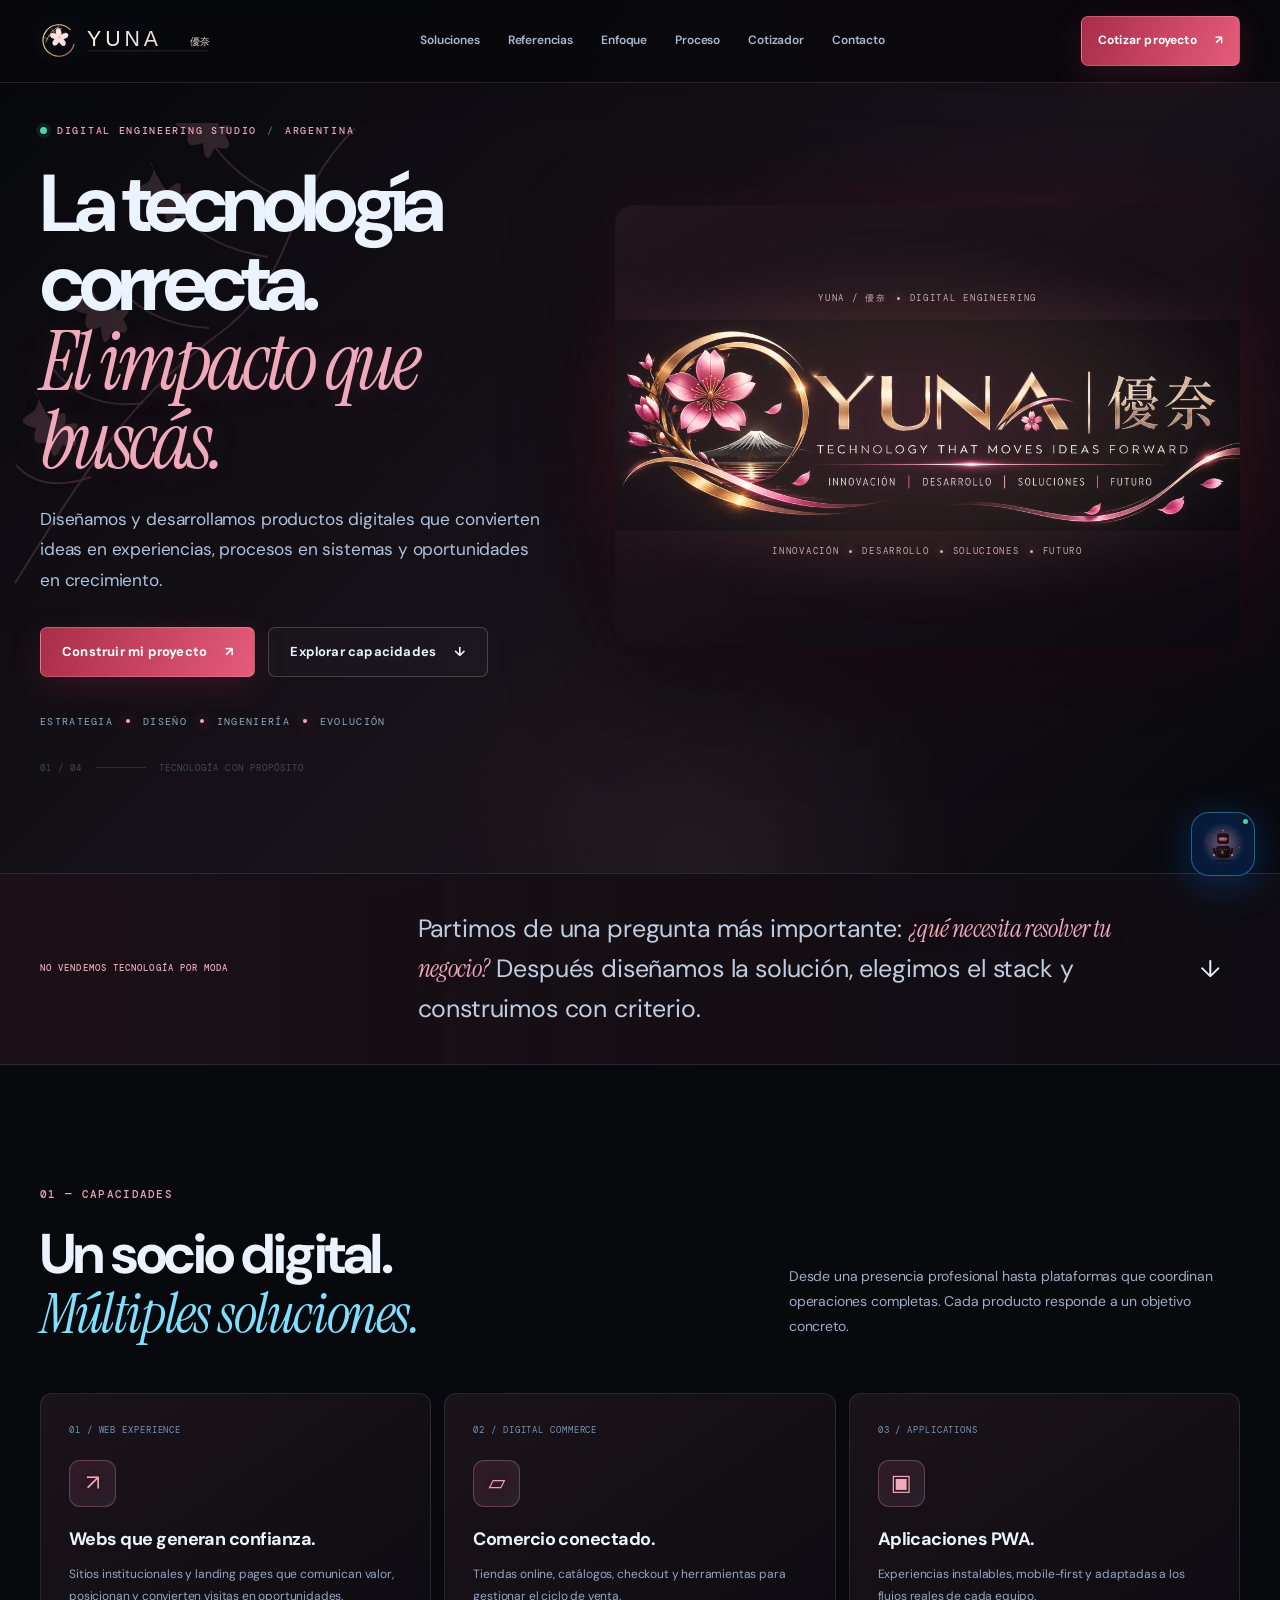
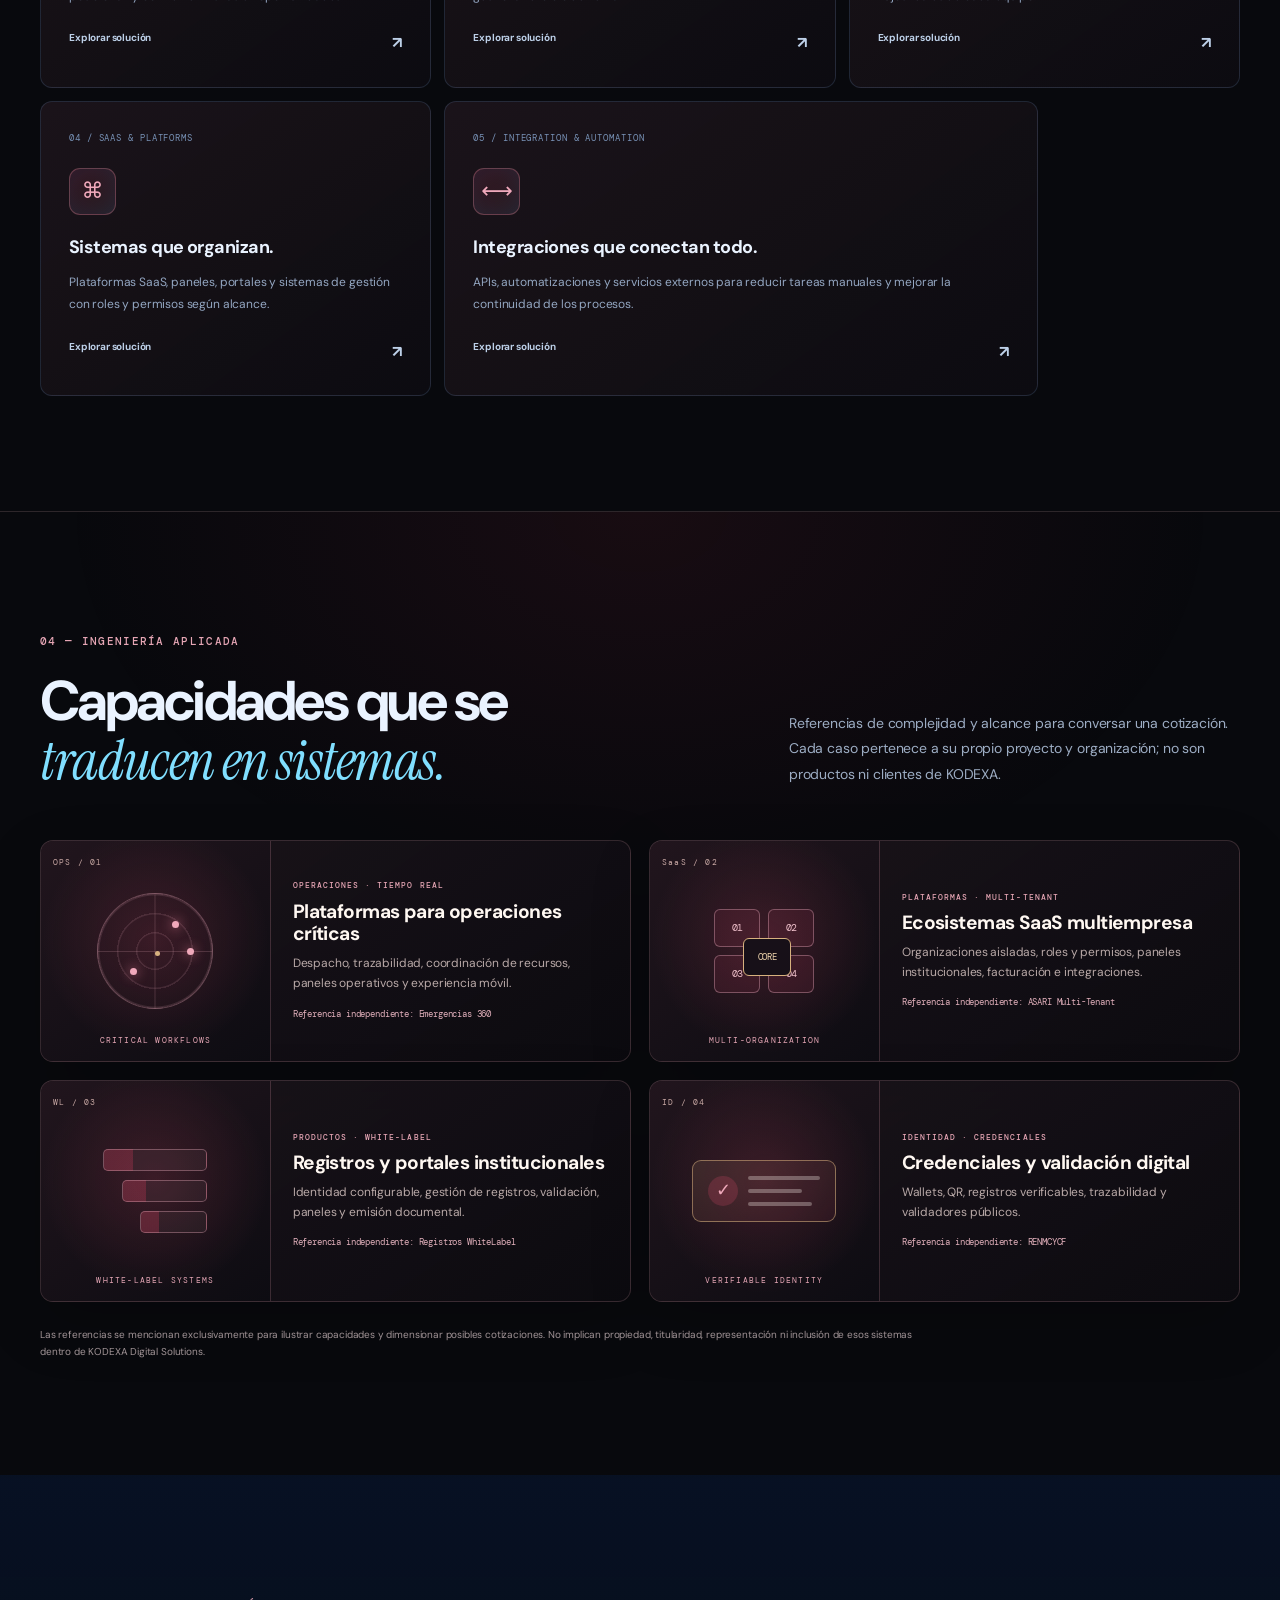
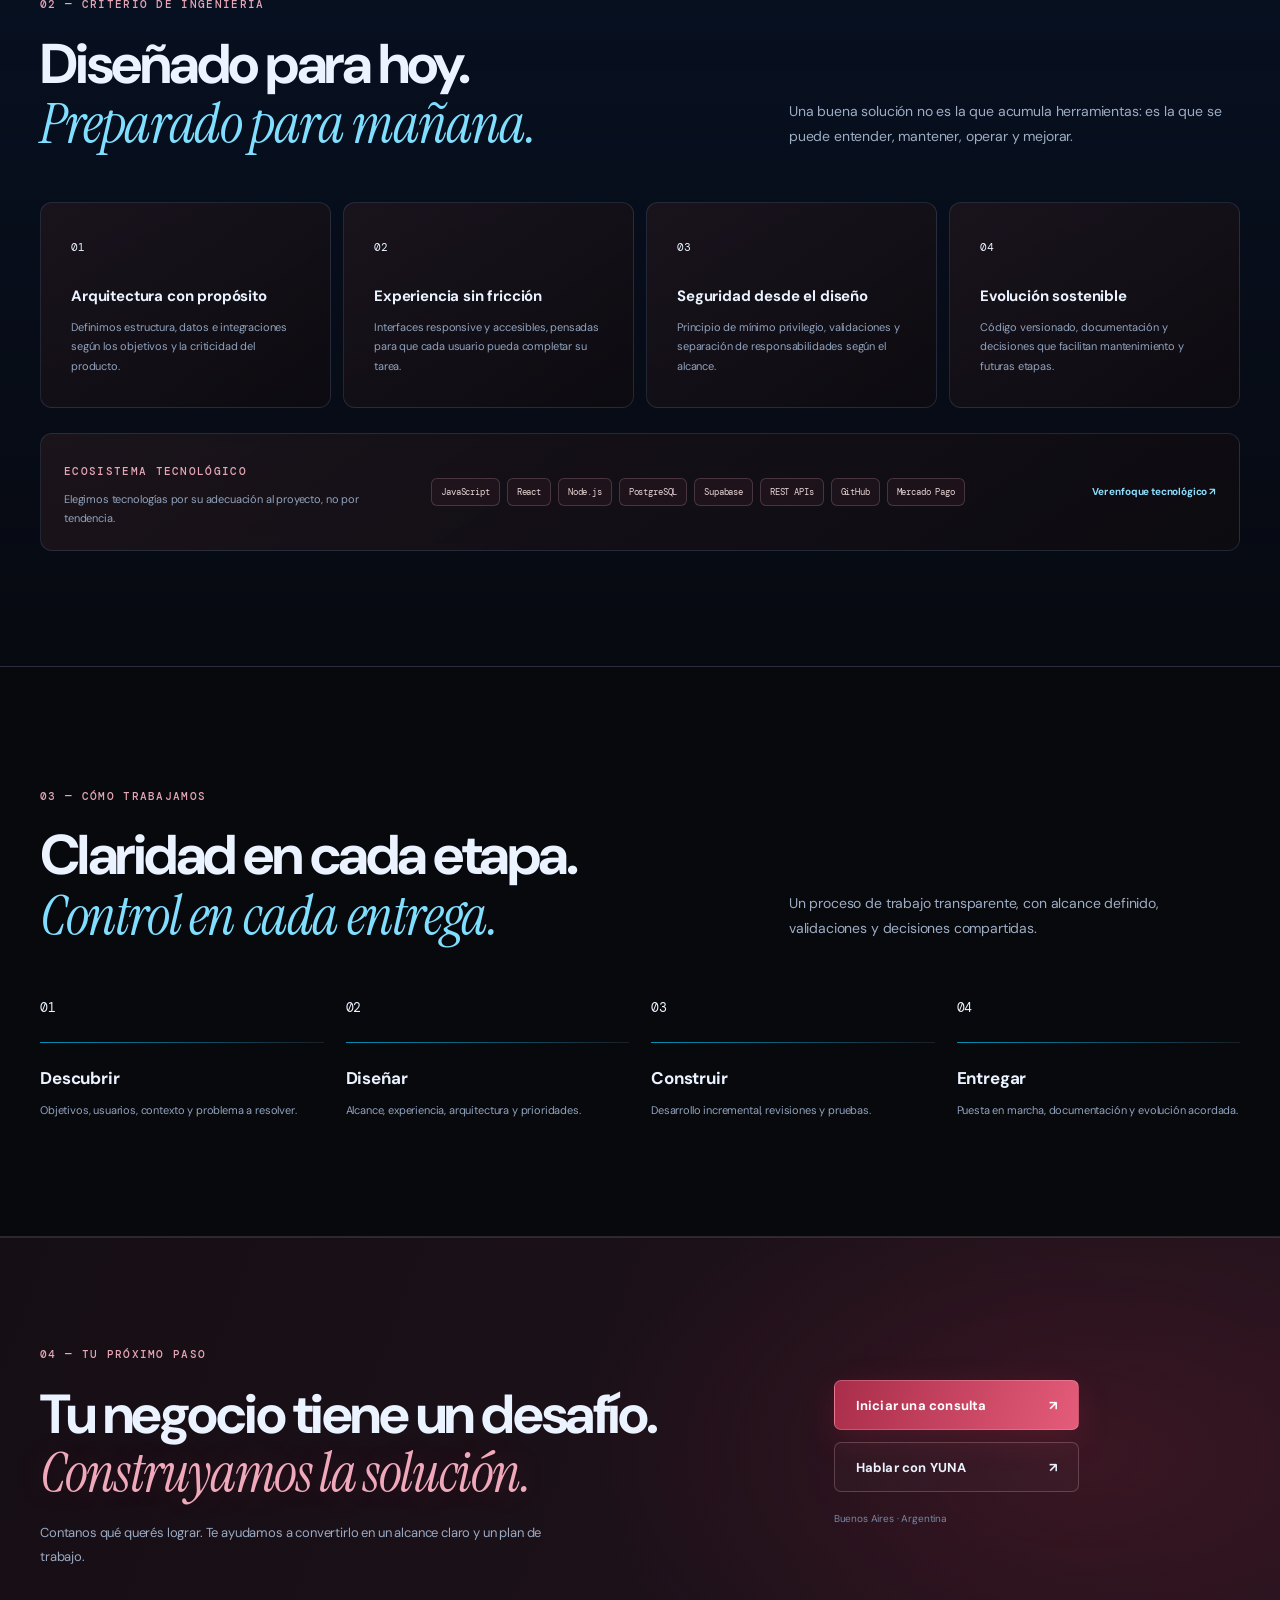
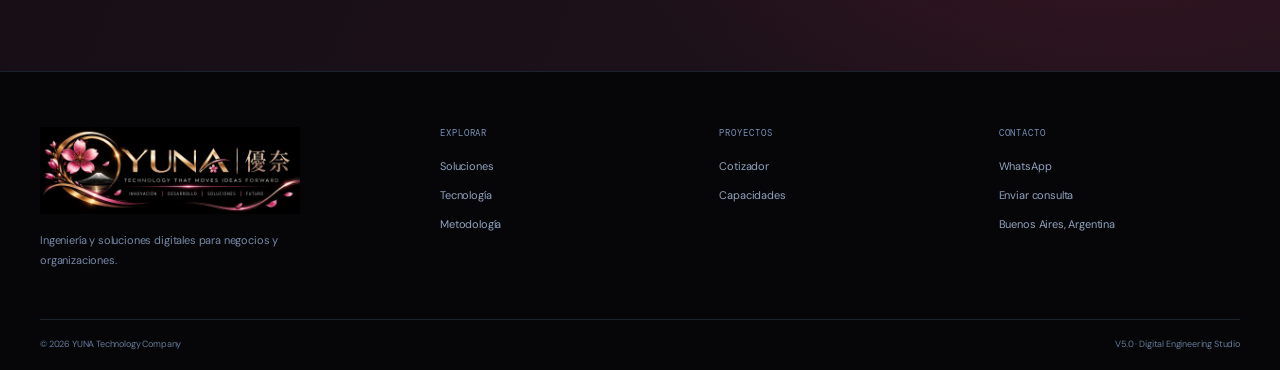
<file: index.html>
<!doctype html>
<html lang="es-AR">
<head>
  <meta charset="utf-8">
  <meta name="viewport" content="width=device-width, initial-scale=1">
  <title>YUNA — Tecnología que transforma ideas en productos</title>
  <meta name="description" content="Diseño y desarrollo de sitios web, e-commerce, aplicaciones PWA, plataformas SaaS e integraciones. Tecnología pensada para resolver problemas reales.">
  <meta name="theme-color" content="#050d20">
  <meta name="color-scheme" content="dark">
  <link rel="canonical" href="https://instructormap.github.io/kodexa.web/">
  <link rel="icon" type="image/svg+xml" href="assets/yuna/yuna-icon.svg">
  <meta property="og:type" content="website">
  <meta property="og:locale" content="es_AR">
  <meta property="og:site_name" content="YUNA Technology Company">
  <meta property="og:title" content="YUNA — Ingeniería digital para negocios">
  <meta property="og:description" content="Diseñamos y desarrollamos experiencias, plataformas y sistemas digitales a medida.">
  <meta property="og:url" content="https://instructormap.github.io/kodexa.web/">
  <meta property="og:image" content="https://instructormap.github.io/kodexa.web/assets/yuna/yuna-brand-banner(1).webp">
  <meta name="twitter:card" content="summary_large_image">
  <meta name="twitter:image" content="https://instructormap.github.io/kodexa.web/assets/yuna/yuna-brand-banner(1).webp">
  <link rel="preconnect" href="https://fonts.googleapis.com">
  <link rel="preconnect" href="https://fonts.gstatic.com" crossorigin>
  <link href="https://fonts.googleapis.com/css2?family=DM+Mono:wght@400;500&family=DM+Sans:wght@400;500;600;700;800&family=Instrument+Serif:ital@0;1&display=swap" rel="stylesheet">
  <link rel="stylesheet" href="styles.css">
  <link rel="stylesheet" href="kodexa-v5.css">
  <link rel="stylesheet" href="kodexa-identity.css">
  <link rel="stylesheet" href="yuna.css">
</head>
<body class="v5">
<a class="skip-link" href="#main">Saltar al contenido</a>
<header class="site-header" id="top">
  <div class="container header-inner">
    <a class="brand yuna-brand" href="#inicio" aria-label="YUNA — 優奈, inicio"><img src="assets/yuna/yuna-logo.svg" width="190" height="64" alt="YUNA — 優奈, Technology Company"></a>
    <button class="menu-toggle" type="button" aria-label="Abrir navegación" aria-expanded="false" aria-controls="primary-nav"><span></span><span></span></button>
    <nav class="primary-nav" id="primary-nav" aria-label="Navegación principal">
      <a href="#soluciones">Soluciones</a><a href="#referencias">Referencias</a><a href="#enfoque">Enfoque</a><a href="#proceso">Proceso</a><a href="cotizador.html">Cotizador</a><a href="#contacto">Contacto</a>
    </nav>
    <a class="button button-small button-primary header-action" href="cotizador.html">Cotizar proyecto <span aria-hidden="true">↗</span></a>
  </div>
</header>
<main id="main">
  <section class="v4-hero" id="inicio">
    <div class="v4-hero-grid"></div>
    <div class="container v4-hero-inner">
      <div class="v4-hero-copy">
        <div class="v4-kicker"><span class="status-dot"></span> DIGITAL ENGINEERING STUDIO <span>/</span> ARGENTINA</div>
        <h1>La tecnología correcta.<br><em>El impacto que buscás.</em></h1>
        <p class="v4-lead">Diseñamos y desarrollamos productos digitales que convierten ideas en experiencias, procesos en sistemas y oportunidades en crecimiento.</p>
        <div class="v4-actions"><a class="button button-primary" href="contacto.html?tipo=general&origen=hero">Construir mi proyecto <span>↗</span></a><a class="button button-secondary" href="#soluciones">Explorar capacidades <span>↓</span></a></div>
        <div class="v4-proof"><span>ESTRATEGIA</span><i></i><span>DISEÑO</span><i></i><span>INGENIERÍA</span><i></i><span>EVOLUCIÓN</span></div>
      </div>
      <div class="v4-visual identity-visual yuna-hero-visual" aria-label="Identidad visual YUNA — 優奈">
        <div class="identity-visual-glow"></div>
        <div class="yuna-hero-frame">
          <span class="yuna-hero-index">YUNA / 優奈 <i></i> DIGITAL ENGINEERING</span>
          <img class="yuna-hero-art" src="assets/yuna/yuna-brand-banner(1).webp" width="1440" height="486" alt="YUNA — 優奈. Tecnología que impulsa ideas hacia adelante.">
          <span class="yuna-hero-caption">INNOVACIÓN <i></i> DESARROLLO <i></i> SOLUCIONES <i></i> FUTURO</span>
        </div>
      </div>
    </div>
    <div class="container v4-hero-bottom"><span>01 / 04</span><span></span><span>TECNOLOGÍA CON PROPÓSITO</span></div>
  </section>

  <section class="v4-intro">
    <div class="container v4-intro-inner"><span class="eyebrow">NO VENDEMOS TECNOLOGÍA POR MODA</span><p>Partimos de una pregunta más importante: <em>¿qué necesita resolver tu negocio?</em> Después diseñamos la solución, elegimos el stack y construimos con criterio.</p><a href="#enfoque" aria-label="Conocer nuestro enfoque">↓</a></div>
  </section>

  <section class="section-shell v4-solutions" id="soluciones">
    <div class="container">
      <div class="section-heading"><div><span class="eyebrow">01 — CAPACIDADES</span><h2>Un socio digital.<br><em>Múltiples soluciones.</em></h2></div><p>Desde una presencia profesional hasta plataformas que coordinan operaciones completas. Cada producto responde a un objetivo concreto.</p></div>
      <div class="v4-solution-grid">
        <a class="v4-solution-card" href="soluciones.html#web"><span class="v4-card-meta">01 / WEB EXPERIENCE</span><div class="v4-card-symbol">↗</div><h3>Webs que generan confianza.</h3><p>Sitios institucionales y landing pages que comunican valor, posicionan y convierten visitas en oportunidades.</p><span class="v4-card-link">Explorar solución <b>↗</b></span></a>
        <a class="v4-solution-card" href="soluciones.html#ecommerce"><span class="v4-card-meta">02 / DIGITAL COMMERCE</span><div class="v4-card-symbol">▱</div><h3>Comercio conectado.</h3><p>Tiendas online, catálogos, checkout y herramientas para gestionar el ciclo de venta.</p><span class="v4-card-link">Explorar solución <b>↗</b></span></a>
        <a class="v4-solution-card" href="soluciones.html#pwa"><span class="v4-card-meta">03 / APPLICATIONS</span><div class="v4-card-symbol">▣</div><h3>Aplicaciones PWA.</h3><p>Experiencias instalables, mobile-first y adaptadas a los flujos reales de cada equipo.</p><span class="v4-card-link">Explorar solución <b>↗</b></span></a>
        <a class="v4-solution-card" href="soluciones.html#saas"><span class="v4-card-meta">04 / SAAS & PLATFORMS</span><div class="v4-card-symbol">⌘</div><h3>Sistemas que organizan.</h3><p>Plataformas SaaS, paneles, portales y sistemas de gestión con roles y permisos según alcance.</p><span class="v4-card-link">Explorar solución <b>↗</b></span></a>
        <a class="v4-solution-card v4-solution-wide" href="soluciones.html#integraciones"><span class="v4-card-meta">05 / INTEGRATION & AUTOMATION</span><div class="v4-card-symbol">⟷</div><h3>Integraciones que conectan todo.</h3><p>APIs, automatizaciones y servicios externos para reducir tareas manuales y mejorar la continuidad de los procesos.</p><span class="v4-card-link">Explorar solución <b>↗</b></span></a>
      </div>
    </div>
  </section>

  <section class="section-shell yuna-reference-section" id="referencias"><div class="container"><div class="section-heading"><div><span class="eyebrow">04 — INGENIERÍA APLICADA</span><h2>Capacidades que se<br><em>traducen en sistemas.</em></h2></div><p>Referencias de complejidad y alcance para conversar una cotización. Cada caso pertenece a su propio proyecto y organización; no son productos ni clientes de KODEXA.</p></div><div class="yuna-reference-grid">
<article class="yuna-reference-card"><div class="yuna-reference-visual"><span class="reference-code">OPS / 01</span><div class="reference-radar"><i></i><i></i><i></i><b></b></div><span class="reference-status">CRITICAL WORKFLOWS</span></div><div class="yuna-reference-copy"><span class="eyebrow">OPERACIONES · TIEMPO REAL</span><h3>Plataformas para operaciones críticas</h3><p>Despacho, trazabilidad, coordinación de recursos, paneles operativos y experiencia móvil.</p><small>Referencia independiente: Emergencias 360</small></div></article>
<article class="yuna-reference-card"><div class="yuna-reference-visual"><span class="reference-code">SaaS / 02</span><div class="reference-tenants"><i>01</i><i>02</i><i>03</i><i>04</i><b>CORE</b></div><span class="reference-status">MULTI-ORGANIZATION</span></div><div class="yuna-reference-copy"><span class="eyebrow">PLATAFORMAS · MULTI-TENANT</span><h3>Ecosistemas SaaS multiempresa</h3><p>Organizaciones aisladas, roles y permisos, paneles institucionales, facturación e integraciones.</p><small>Referencia independiente: ASARI Multi-Tenant</small></div></article>
<article class="yuna-reference-card"><div class="yuna-reference-visual"><span class="reference-code">WL / 03</span><div class="reference-panels"><i></i><i></i><i></i></div><span class="reference-status">WHITE-LABEL SYSTEMS</span></div><div class="yuna-reference-copy"><span class="eyebrow">PRODUCTOS · WHITE-LABEL</span><h3>Registros y portales institucionales</h3><p>Identidad configurable, gestión de registros, validación, paneles y emisión documental.</p><small>Referencia independiente: Registros WhiteLabel</small></div></article>
<article class="yuna-reference-card"><div class="yuna-reference-visual"><span class="reference-code">ID / 04</span><div class="reference-credential"><b>✓</b><i></i><i></i><i></i></div><span class="reference-status">VERIFIABLE IDENTITY</span></div><div class="yuna-reference-copy"><span class="eyebrow">IDENTIDAD · CREDENCIALES</span><h3>Credenciales y validación digital</h3><p>Wallets, QR, registros verificables, trazabilidad y validadores públicos.</p><small>Referencia independiente: RENMCYCF</small></div></article>
</div><p class="yuna-reference-disclaimer">Las referencias se mencionan exclusivamente para ilustrar capacidades y dimensionar posibles cotizaciones. No implican propiedad, titularidad, representación ni inclusión de esos sistemas dentro de KODEXA Digital Solutions.</p></div></section>
  <section class="section-shell v4-approach" id="enfoque">
    <div class="container">
      <div class="section-heading"><div><span class="eyebrow">02 — CRITERIO DE INGENIERÍA</span><h2>Diseñado para hoy.<br><em>Preparado para mañana.</em></h2></div><p>Una buena solución no es la que acumula herramientas: es la que se puede entender, mantener, operar y mejorar.</p></div>
      <div class="v4-approach-grid">
        <article><span>01</span><h3>Arquitectura con propósito</h3><p>Definimos estructura, datos e integraciones según los objetivos y la criticidad del producto.</p></article>
        <article><span>02</span><h3>Experiencia sin fricción</h3><p>Interfaces responsive y accesibles, pensadas para que cada usuario pueda completar su tarea.</p></article>
        <article><span>03</span><h3>Seguridad desde el diseño</h3><p>Principio de mínimo privilegio, validaciones y separación de responsabilidades según el alcance.</p></article>
        <article><span>04</span><h3>Evolución sostenible</h3><p>Código versionado, documentación y decisiones que facilitan mantenimiento y futuras etapas.</p></article>
      </div>
      <div class="v4-stack"><div><span class="eyebrow">ECOSISTEMA TECNOLÓGICO</span><p>Elegimos tecnologías por su adecuación al proyecto, no por tendencia.</p></div><div class="v4-stack-tags"><span>JavaScript</span><span>React</span><span>Node.js</span><span>PostgreSQL</span><span>Supabase</span><span>REST APIs</span><span>GitHub</span><span>Mercado Pago</span></div><a href="tecnologia.html">Ver enfoque tecnológico ↗</a></div>
    </div>
  </section>

  <section class="section-shell v4-process" id="proceso">
    <div class="container">
      <div class="section-heading"><div><span class="eyebrow">03 — CÓMO TRABAJAMOS</span><h2>Claridad en cada etapa.<br><em>Control en cada entrega.</em></h2></div><p>Un proceso de trabajo transparente, con alcance definido, validaciones y decisiones compartidas.</p></div>
      <div class="v4-process-grid">
        <article><span>01</span><div></div><h3>Descubrir</h3><p>Objetivos, usuarios, contexto y problema a resolver.</p></article>
        <article><span>02</span><div></div><h3>Diseñar</h3><p>Alcance, experiencia, arquitectura y prioridades.</p></article>
        <article><span>03</span><div></div><h3>Construir</h3><p>Desarrollo incremental, revisiones y pruebas.</p></article>
        <article><span>04</span><div></div><h3>Entregar</h3><p>Puesta en marcha, documentación y evolución acordada.</p></article>
      </div>
    </div>
  </section>

  <section class="v4-cta" id="contacto"><div class="container v4-cta-inner"><div><span class="eyebrow">04 — TU PRÓXIMO PASO</span><h2>Tu negocio tiene un desafío.<br><em>Construyamos la solución.</em></h2><p>Contanos qué querés lograr. Te ayudamos a convertirlo en un alcance claro y un plan de trabajo.</p></div><div class="v4-cta-actions"><a class="button button-primary" href="contacto.html?tipo=general&origen=cta-home">Iniciar una consulta <span>↗</span></a><a class="button button-secondary" href="contacto.html?tipo=general&origen=whatsapp-home">Hablar con YUNA <span>↗</span></a><small>Buenos Aires · Argentina</small></div></div></section>
</main>
<footer class="site-footer"><div class="container footer-main"><div class="footer-brand"><img class="footer-brand-banner" src="assets/yuna/yuna-brand-banner(1).webp" width="260" height="88" alt="YUNA — 優奈. Technology that moves ideas forward."><p>Ingeniería y soluciones digitales para negocios y organizaciones.</p></div><div><span class="footer-label">EXPLORAR</span><a href="#soluciones">Soluciones</a><a href="tecnologia.html">Tecnología</a><a href="#proceso">Metodología</a></div><div><span class="footer-label">PROYECTOS</span><a href="cotizador.html">Cotizador</a><a href="soluciones.html">Capacidades</a></div><div><span class="footer-label">CONTACTO</span><a href="contacto.html?tipo=general&origen=footer">WhatsApp</a><a href="contacto.html?tipo=general&amp;origen=footer-email">Enviar consulta</a><span>Buenos Aires, Argentina</span></div></div><div class="container footer-bottom"><span>© <span id="current-year">2026</span> YUNA Technology Company</span><span>V5.0 · Digital Engineering Studio</span></div></footer>

<div class="copilot-root" id="kodexa-copilot">
  <button class="copilot-launcher" type="button" aria-label="Abrir YUNA Copiloto" aria-expanded="false" aria-controls="copilot-panel" id="copilot-launcher"><img src="assets/kodexa-assistant.svg" alt=""><span class="launcher-pulse"></span></button>
  <section class="copilot-panel" id="copilot-panel" role="dialog" aria-modal="false" aria-labelledby="copilot-title" aria-hidden="true">
    <header class="copilot-header"><div class="copilot-avatar"><img src="assets/kodexa-assistant.svg" alt=""></div><div><strong id="copilot-title">YUNA Copiloto</strong><span><i></i> Orientación de proyectos</span></div><button type="button" class="copilot-close" id="copilot-close" aria-label="Cerrar asistente">×</button></header>
    <div class="copilot-context">DESCUBRÍ QUÉ SOLUCIÓN NECESITÁS</div>
    <div class="copilot-messages" id="copilot-messages" aria-live="polite" aria-relevant="additions text"><div class="chat-message bot-message">¡Hola! Soy el copiloto de YUNA. Puedo ayudarte a identificar qué tipo de solución digital necesitás y cómo iniciar tu proyecto. ¿Qué querés mejorar?</div></div>
    <div class="copilot-suggestions" id="copilot-suggestions"><button type="button" data-intent="quote">Quiero cotizar</button><button type="button" data-intent="services">Ver soluciones</button><button type="button" data-intent="business">Tengo un negocio</button><button type="button" data-intent="contact">Hablar con una persona</button></div>
    <form class="copilot-form" id="copilot-form"><label class="visually-hidden" for="copilot-input">Escribí tu consulta</label><input id="copilot-input" name="message" type="text" maxlength="400" placeholder="Contame qué necesitás..." autocomplete="off"><button type="submit" aria-label="Enviar mensaje">↑</button></form>
    <div class="copilot-disclaimer">Asistente automático de orientación. No accede a cuentas ni consulta proyectos existentes.</div>
  </section>
</div>
<script src="script.js" defer></script>
</body></html>
</file>
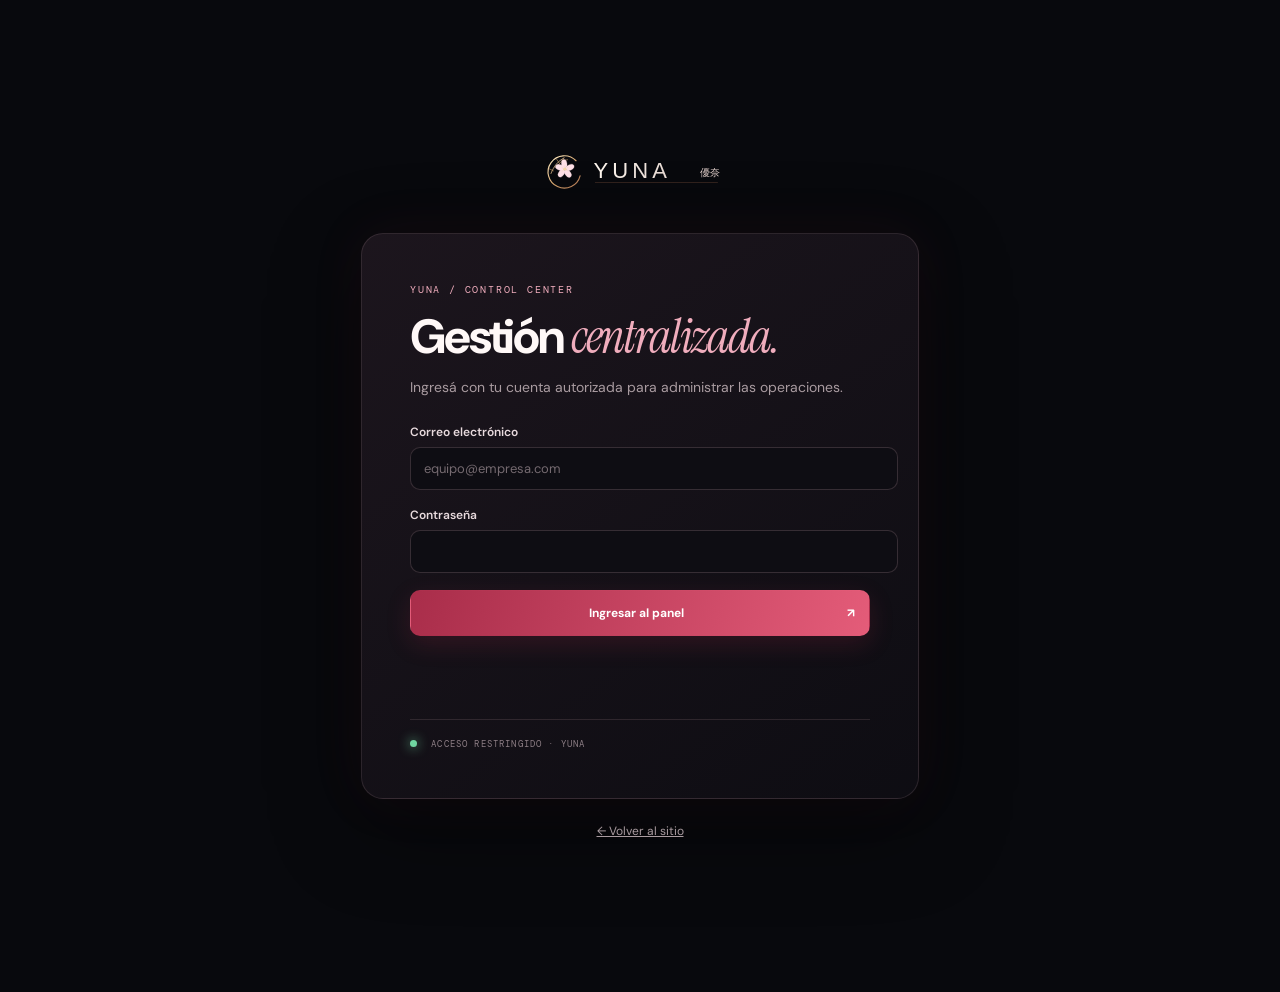
<file: admin.html>
<!doctype html>
<html lang="es-AR">
<head>
  <meta charset="utf-8">
  <meta name="viewport" content="width=device-width, initial-scale=1">
  <meta name="robots" content="noindex,nofollow">
  <meta name="theme-color" content="#08090d">
  <title>YUNA · Panel de gestión</title>
  <link rel="icon" href="assets/yuna/yuna-icon.svg" type="image/svg+xml">
  <link rel="preconnect" href="https://fonts.googleapis.com">
  <link rel="preconnect" href="https://fonts.gstatic.com" crossorigin>
  <link href="https://fonts.googleapis.com/css2?family=DM+Mono:wght@400;500&family=DM+Sans:wght@400;500;600;700;800&family=Instrument+Serif:ital@0;1&display=swap" rel="stylesheet">
  <link rel="stylesheet" href="yuna.css">
  <link rel="stylesheet" href="admin.css">
  <script src="supabase-config.js"></script>
  <script type="module" src="admin.js"></script>
  <link rel="stylesheet" href="admin-operations.css">
  <script type="module" src="admin-operations.js"></script>
  <script type="module" src="admin-reports.js"></script>
</head>
<body class="v5 admin-body">
  <main class="admin-shell">
    <section class="auth-screen" id="auth-screen">
      <a class="admin-brand" href="index.html"><img src="assets/yuna/yuna-logo.svg" alt="YUNA Technology Company"></a>
      <div class="auth-card">
        <span class="admin-eyebrow">YUNA / CONTROL CENTER</span>
        <h1>Gestión <em>centralizada.</em></h1>
        <p>Ingresá con tu cuenta autorizada para administrar las operaciones.</p>
        <form id="login-form" class="admin-form">
          <label>Correo electrónico<input type="email" name="email" autocomplete="username" required maxlength="254" placeholder="equipo@empresa.com"></label>
          <label>Contraseña<input type="password" name="password" autocomplete="current-password" required minlength="1"></label>
          <button class="admin-button primary" type="submit" id="login-button">Ingresar al panel <span>↗</span></button>
          <p class="form-feedback" id="login-feedback" role="status" aria-live="polite"></p>
        </form>
        <div class="auth-foot"><span class="pulse"></span> ACCESO RESTRINGIDO · YUNA</div>
      </div>
      <a class="back-home" href="index.html">← Volver al sitio</a>
    </section>

    <section class="dashboard-screen" id="dashboard-screen" hidden>
      <aside class="admin-sidebar">
        <a class="admin-brand" href="index.html"><img src="assets/yuna/yuna-logo.svg" alt="YUNA"></a>
        <div class="sidebar-label">WORKSPACE</div>
        <nav class="admin-nav" aria-label="Secciones del panel">
          <button class="nav-item active" data-view="overview"><span>◫</span> Resumen</button>
          <button class="nav-item" data-view="requests"><span>↗</span> Solicitudes <b id="nav-new-count">0</b></button>
          <button class="nav-item" data-view="clients"><span>◇</span> Clientes</button>
          <button class="nav-item" data-view="quotes"><span>▤</span> Cotizaciones</button>
          <button class="nav-item" data-view="projects"><span>⌘</span> Proyectos</button>
        </nav>
        <div class="sidebar-bottom">
          <div class="user-mini"><div class="user-avatar" id="user-avatar">Y</div><div><strong id="user-name">Equipo YUNA</strong><small id="user-role">STAFF</small></div></div>
          <button class="logout-button" id="logout-button">↪ Cerrar sesión</button>
          <a class="site-link" href="index.html">Abrir sitio público ↗</a>
        </div>
      </aside>

      <div class="admin-main">
        <header class="admin-topbar">
          <div><span class="admin-eyebrow">YUNA / OPERACIONES</span><h1 id="page-title">Resumen general</h1></div>
          <div class="topbar-right"><span class="live-status"><i></i> SISTEMA ACTIVO</span><button class="icon-button" id="refresh-button" title="Actualizar datos" aria-label="Actualizar datos">↻</button></div>
        </header>

        <div class="admin-content">
          <div class="notice" id="global-notice" role="status" aria-live="polite" hidden></div>

          <section class="view-panel active" id="view-overview">
            <div class="welcome-row"><div><span class="admin-eyebrow">VISTA EJECUTIVA</span><h2>El estado de tu operación, <em>en un solo lugar.</em></h2></div><span class="today-date" id="today-date"></span></div>
            <div class="metric-grid">
              <article class="metric-card"><span>Solicitudes nuevas</span><strong id="metric-new">—</strong><small><i class="metric-dot pink"></i> Requieren seguimiento</small><b class="metric-icon">↗</b></article>
              <article class="metric-card"><span>Clientes registrados</span><strong id="metric-clients">—</strong><small>Base de relaciones</small><b class="metric-icon">◇</b></article>
              <article class="metric-card"><span>Cotizaciones activas</span><strong id="metric-quotes">—</strong><small>Enviadas o en preparación</small><b class="metric-icon">▤</b></article>
              <article class="metric-card"><span>Proyectos en curso</span><strong id="metric-projects">—</strong><small>Planificación y ejecución</small><b class="metric-icon">⌘</b></article>
            </div>
            <div class="overview-grid">
              <section class="panel-card recent-panel"><div class="panel-heading"><div><span class="admin-eyebrow">ENTRADAS RECIENTES</span><h3>Últimas solicitudes</h3></div><button class="text-action" data-goto="requests">Ver todas ↗</button></div><div id="overview-requests" class="table-wrap"><div class="empty-state">Cargando solicitudes…</div></div></section>
              <section class="panel-card pipeline-panel"><div class="panel-heading"><div><span class="admin-eyebrow">ESTADO COMERCIAL</span><h3>Pipeline de solicitudes</h3></div></div><div id="pipeline-list" class="pipeline-list"></div></section>
            </div>
          </section>

          <section class="view-panel" id="view-requests">
            <div class="section-toolbar"><div><span class="admin-eyebrow">CAPTACIÓN / CRM</span><h2>Solicitudes recibidas</h2><p>Consultas enviadas desde el sitio y el cotizador de YUNA.</p></div><div class="toolbar-actions"><input class="search-input" id="request-search" type="search" placeholder="Buscar contacto…" aria-label="Buscar solicitudes"><select id="request-filter" aria-label="Filtrar solicitudes"><option value="all">Todos los estados</option><option value="new">Nuevas</option><option value="contacted">Contactadas</option><option value="qualified">Calificadas</option><option value="closed">Cerradas</option><option value="spam">Spam</option></select></div></div>
            <div class="panel-card table-card"><div id="requests-table" class="table-wrap"><div class="empty-state">Cargando…</div></div></div>
          </section>

          <section class="view-panel" id="view-clients">
            <div class="section-toolbar"><div><span class="admin-eyebrow">RELACIONES</span><h2>Clientes</h2><p>Empresas y contactos registrados en YUNA.</p></div><div class="toolbar-actions"><input class="search-input" id="client-search" type="search" placeholder="Buscar cliente…" aria-label="Buscar clientes"><button class="admin-button primary" id="new-client-button">＋ Nuevo cliente</button></div></div>
            <div class="panel-card table-card"><div id="clients-table" class="table-wrap"><div class="empty-state">Cargando…</div></div></div>
          </section>

          <section class="view-panel" id="view-quotes">
            <div class="section-toolbar"><div><span class="admin-eyebrow">PROPUESTAS COMERCIALES</span><h2>Cotizaciones</h2><p>Seguimiento de propuestas, importes y estados.</p></div><div class="toolbar-actions"><input class="search-input" id="quote-search" type="search" placeholder="Buscar cotización…" aria-label="Buscar cotizaciones"></div></div>
            <div class="panel-card table-card"><div id="quotes-table" class="table-wrap"><div class="empty-state">Cargando…</div></div></div>
          </section>

          <section class="view-panel" id="view-projects">
            <div class="section-toolbar"><div><span class="admin-eyebrow">ENTREGA / OPERACIONES</span><h2>Proyectos</h2><p>Organizá el trabajo y controlá cada etapa.</p></div><div class="toolbar-actions"><input class="search-input" id="project-search" type="search" placeholder="Buscar proyecto…" aria-label="Buscar proyectos"><button class="admin-button primary" id="new-project-button">＋ Nuevo proyecto</button></div></div>
            <div class="panel-card table-card"><div id="projects-table" class="table-wrap"><div class="empty-state">Cargando…</div></div></div>
          </section>
        </div>
        <footer class="admin-footer"><span>YUNA TECHNOLOGY COMPANY · CONTROL CENTER</span><span>SECURE WORKSPACE / 01</span></footer>
      </div>
    </section>
  </main>

  <dialog class="admin-dialog" id="client-dialog">
    <form id="client-form" class="dialog-form">
      <div class="dialog-head"><div><span class="admin-eyebrow">NUEVO REGISTRO</span><h2>Agregar cliente</h2></div><button type="button" class="dialog-close" data-close="client-dialog" aria-label="Cerrar">×</button></div>
      <label>Nombre legal / empresa *<input name="legal_name" required maxlength="180" placeholder="Nombre de la empresa"></label>
      <div class="form-two"><label>Persona de contacto<input name="contact_name" maxlength="160" placeholder="Nombre y apellido"></label><label>CUIT / identificación<input name="tax_id" maxlength="40" placeholder="Opcional"></label></div>
      <div class="form-two"><label>Correo electrónico<input name="email" type="email" maxlength="254" placeholder="contacto@empresa.com"></label><label>Teléfono<input name="phone" maxlength="40" placeholder="+54…"></label></div>
      <label>Sitio web<input name="website" type="url" maxlength="255" placeholder="https://"></label>
      <label>Notas<textarea name="notes" rows="3" maxlength="2000" placeholder="Información útil para el equipo…"></textarea></label>
      <p class="form-feedback" id="client-feedback" role="status"></p>
      <div class="dialog-actions"><button type="button" class="admin-button secondary" data-close="client-dialog">Cancelar</button><button type="submit" class="admin-button primary">Guardar cliente</button></div>
    </form>
  </dialog>

  <dialog class="admin-dialog" id="project-dialog">
    <form id="project-form" class="dialog-form">
      <div class="dialog-head"><div><span class="admin-eyebrow">NUEVO PROYECTO</span><h2>Crear proyecto</h2></div><button type="button" class="dialog-close" data-close="project-dialog" aria-label="Cerrar">×</button></div>
      <label>Nombre del proyecto *<input name="name" required maxlength="180" placeholder="Nombre interno del proyecto"></label>
      <label>Cliente *<select name="client_id" id="project-client" required><option value="">Seleccionar cliente…</option></select></label>
      <label>Descripción<textarea name="description" rows="3" maxlength="3000" placeholder="Objetivo y alcance inicial…"></textarea></label>
      <div class="form-two"><label>Inicio<input name="start_date" type="date"></label><label>Fecha objetivo<input name="target_date" type="date"></label></div>
      <p class="form-feedback" id="project-feedback" role="status"></p>
      <div class="dialog-actions"><button type="button" class="admin-button secondary" data-close="project-dialog">Cancelar</button><button type="submit" class="admin-button primary">Crear proyecto</button></div>
    </form>
  </dialog>
</body>
</html>
</file>
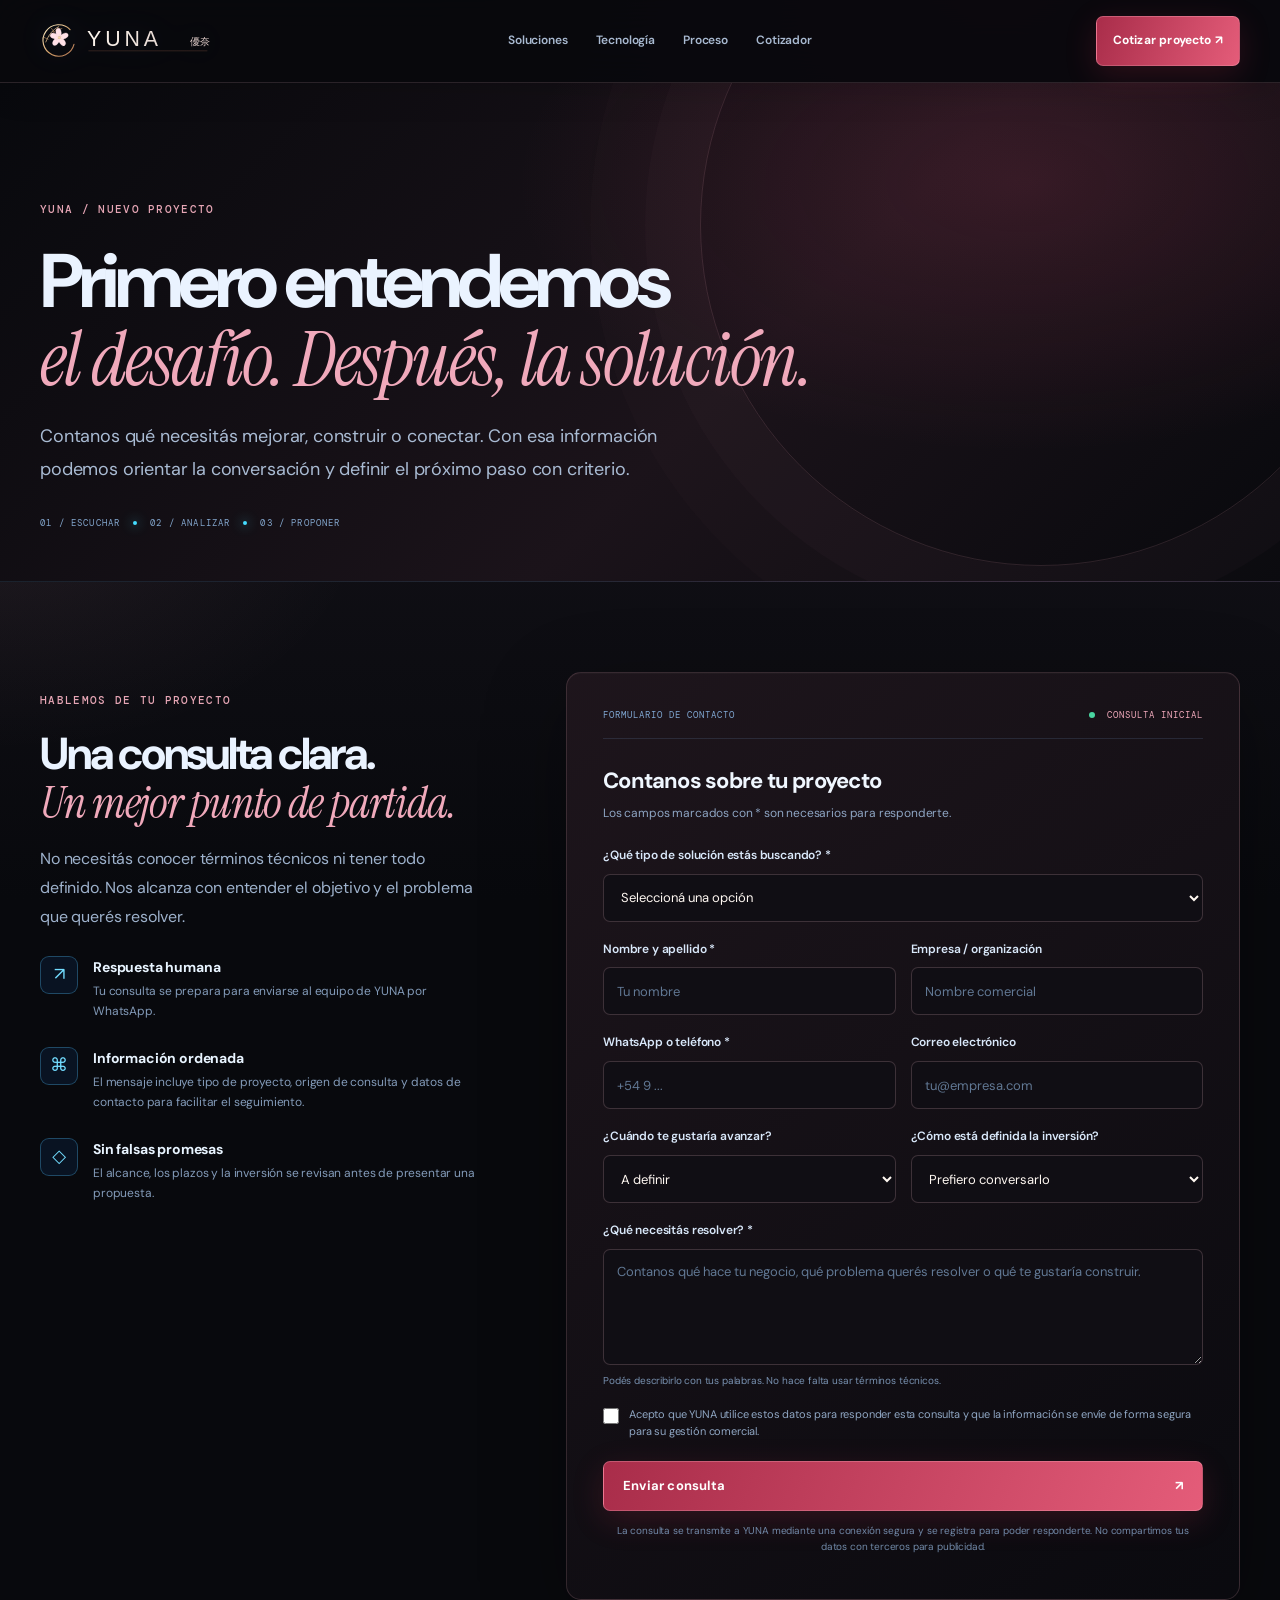
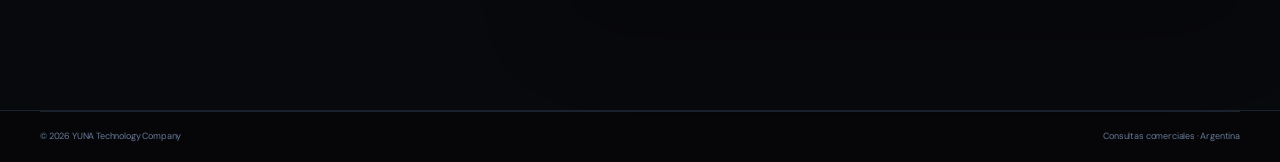
<file: contacto.html>
<!doctype html>
<html lang="es-AR">
<head>
  <meta charset="utf-8">
  <meta name="viewport" content="width=device-width, initial-scale=1">
  <title>Iniciar un proyecto — YUNA</title>
  <meta name="description" content="Contanos qué necesita tu negocio. YUNA analiza el desafío y te orienta sobre la solución digital adecuada.">
  <meta name="theme-color" content="#030814">
  <link rel="canonical" href="https://instructormap.github.io/kodexa.web/contacto.html">
  <link rel="icon" href="assets/yuna/yuna-icon.svg" type="image/svg+xml">
  <link rel="stylesheet" href="styles.css">
  <link rel="stylesheet" href="kodexa-v5.css">
  <link rel="stylesheet" href="kodexa-identity.css">
  <link rel="stylesheet" href="lead-capture.css">
  <link rel="preconnect" href="https://fonts.googleapis.com">
  <link rel="preconnect" href="https://fonts.gstatic.com" crossorigin>
  <link href="https://fonts.googleapis.com/css2?family=DM+Mono:wght@400;500&family=DM+Sans:wght@400;500;600;700;800&family=Instrument+Serif:ital@0;1&display=swap" rel="stylesheet">
  <link rel="stylesheet" href="yuna.css">
</head>
<body class="v5 lead-page">
<a class="skip-link" href="#main">Saltar al contenido</a>
<header class="site-header">
  <div class="container header-inner">
    <a class="brand" href="index.html" aria-label="YUNA, inicio"><img src="assets/yuna/yuna-logo.svg" width="210" height="56" alt="YUNA Technology Company"></a>
    <button class="menu-toggle" type="button" aria-label="Abrir navegación" aria-expanded="false" aria-controls="primary-nav"><span></span><span></span></button>
    <nav class="primary-nav" id="primary-nav" aria-label="Navegación principal">
      <a href="index.html#soluciones">Soluciones</a><a href="tecnologia.html">Tecnología</a><a href="index.html#proceso">Proceso</a><a href="cotizador.html">Cotizador</a>
    </nav>
    <a class="button button-small button-primary header-action" href="cotizador.html">Cotizar proyecto ↗</a>
  </div>
</header>
<main id="main" class="lead-main">
  <section class="lead-intro">
    <div class="container lead-intro-inner">
      <span class="eyebrow">YUNA / NUEVO PROYECTO</span>
      <h1>Primero entendemos<br><em>el desafío. Después, la solución.</em></h1>
      <p>Contanos qué necesitás mejorar, construir o conectar. Con esa información podemos orientar la conversación y definir el próximo paso con criterio.</p>
      <div class="lead-proof"><span>01 / ESCUCHAR</span><i></i><span>02 / ANALIZAR</span><i></i><span>03 / PROPONER</span></div>
    </div>
  </section>
  <section class="lead-section">
    <div class="container lead-layout">
      <div class="lead-context">
        <span class="eyebrow">HABLEMOS DE TU PROYECTO</span>
        <h2>Una consulta clara.<br><em>Un mejor punto de partida.</em></h2>
        <p>No necesitás conocer términos técnicos ni tener todo definido. Nos alcanza con entender el objetivo y el problema que querés resolver.</p>
        <div class="lead-context-card"><span class="lead-context-icon">↗</span><div><b>Respuesta humana</b><p>Tu consulta se prepara para enviarse al equipo de YUNA por WhatsApp.</p></div></div>
        <div class="lead-context-card"><span class="lead-context-icon">⌘</span><div><b>Información ordenada</b><p>El mensaje incluye tipo de proyecto, origen de consulta y datos de contacto para facilitar el seguimiento.</p></div></div>
        <div class="lead-context-card"><span class="lead-context-icon">◇</span><div><b>Sin falsas promesas</b><p>El alcance, los plazos y la inversión se revisan antes de presentar una propuesta.</p></div></div>
      </div>
      <form class="lead-form" id="lead-form">
        <div class="lead-form-head"><span>FORMULARIO DE CONTACTO</span><span><i></i> CONSULTA INICIAL</span></div>
        <div class="lead-form-intro"><h2>Contanos sobre tu proyecto</h2><p>Los campos marcados con * son necesarios para responderte.</p></div>
        <div class="lead-field">
          <label for="lead-type">¿Qué tipo de solución estás buscando? *</label>
          <select id="lead-type" name="project_type" required>
            <option value="">Seleccioná una opción</option>
            <option value="web">Sitio web o landing page</option>
            <option value="ecommerce">Tienda online / e-commerce</option>
            <option value="pwa">Aplicación web / PWA</option>
            <option value="saas">Sistema de gestión / plataforma SaaS</option>
            <option value="integraciones">Integraciones y automatizaciones</option>
            <option value="otro">Todavía no lo tengo definido</option>
          </select>
        </div>
        <div class="lead-field-grid">
          <div class="lead-field"><label for="lead-name">Nombre y apellido *</label><input id="lead-name" name="name" type="text" minlength="2" maxlength="90" autocomplete="name" required placeholder="Tu nombre"></div>
          <div class="lead-field"><label for="lead-company">Empresa / organización</label><input id="lead-company" name="company" type="text" maxlength="100" autocomplete="organization" placeholder="Nombre comercial"></div>
        </div>
        <div class="lead-field-grid">
          <div class="lead-field"><label for="lead-phone">WhatsApp o teléfono *</label><input id="lead-phone" name="phone" type="tel" minlength="7" maxlength="35" autocomplete="tel" required placeholder="+54 9 ..."></div>
          <div class="lead-field"><label for="lead-email">Correo electrónico</label><input id="lead-email" name="email" type="email" maxlength="120" autocomplete="email" placeholder="tu@empresa.com"></div>
        </div>
        <div class="lead-field-grid">
          <div class="lead-field"><label for="lead-timing">¿Cuándo te gustaría avanzar?</label><select id="lead-timing" name="timeline"><option value="">A definir</option><option>Lo antes posible</option><option>Durante este mes</option><option>En los próximos 2–3 meses</option><option>Estoy evaluando opciones</option></select></div>
          <div class="lead-field"><label for="lead-budget">¿Cómo está definida la inversión?</label><select id="lead-budget" name="budget"><option value="">Prefiero conversarlo</option><option>Tengo un rango definido y quiero conversarlo</option><option>Necesito orientación para estimarla</option></select></div>
        </div>
        <div class="lead-field"><label for="lead-details">¿Qué necesitás resolver? *</label><textarea id="lead-details" name="details" rows="4" maxlength="1200" required placeholder="Contanos qué hace tu negocio, qué problema querés resolver o qué te gustaría construir."></textarea><small>Podés describirlo con tus palabras. No hace falta usar términos técnicos.</small></div>
        <div class="lead-honeypot" aria-hidden="true"><label for="lead-website">No completar<input id="lead-website" name="website" type="text" tabindex="-1" autocomplete="off"></label></div>
        <label class="lead-consent"><input type="checkbox" id="lead-consent" required><span>Acepto que YUNA utilice estos datos para responder esta consulta y que la información se envíe de forma segura para su gestión comercial.</span></label>
        <button class="button button-primary lead-submit" id="lead-submit" type="submit">Enviar consulta <span>↗</span></button>
        <p class="lead-privacy">La consulta se transmite a YUNA mediante una conexión segura y se registra para poder responderte. No compartimos tus datos con terceros para publicidad.</p>
        <p class="lead-error" id="lead-error" role="status" aria-live="polite"></p>
      </form>
    </div>
  </section>
</main>
<footer class="site-footer"><div class="container footer-bottom"><span>© <span id="current-year">2026</span> YUNA Technology Company</span><span>Consultas comerciales · Argentina</span></div></footer>
<script src="script.js" defer></script>
<script src="supabase-config.js" defer></script>
<script src="lead-capture.js" defer></script>
</body>
</html>
</file>
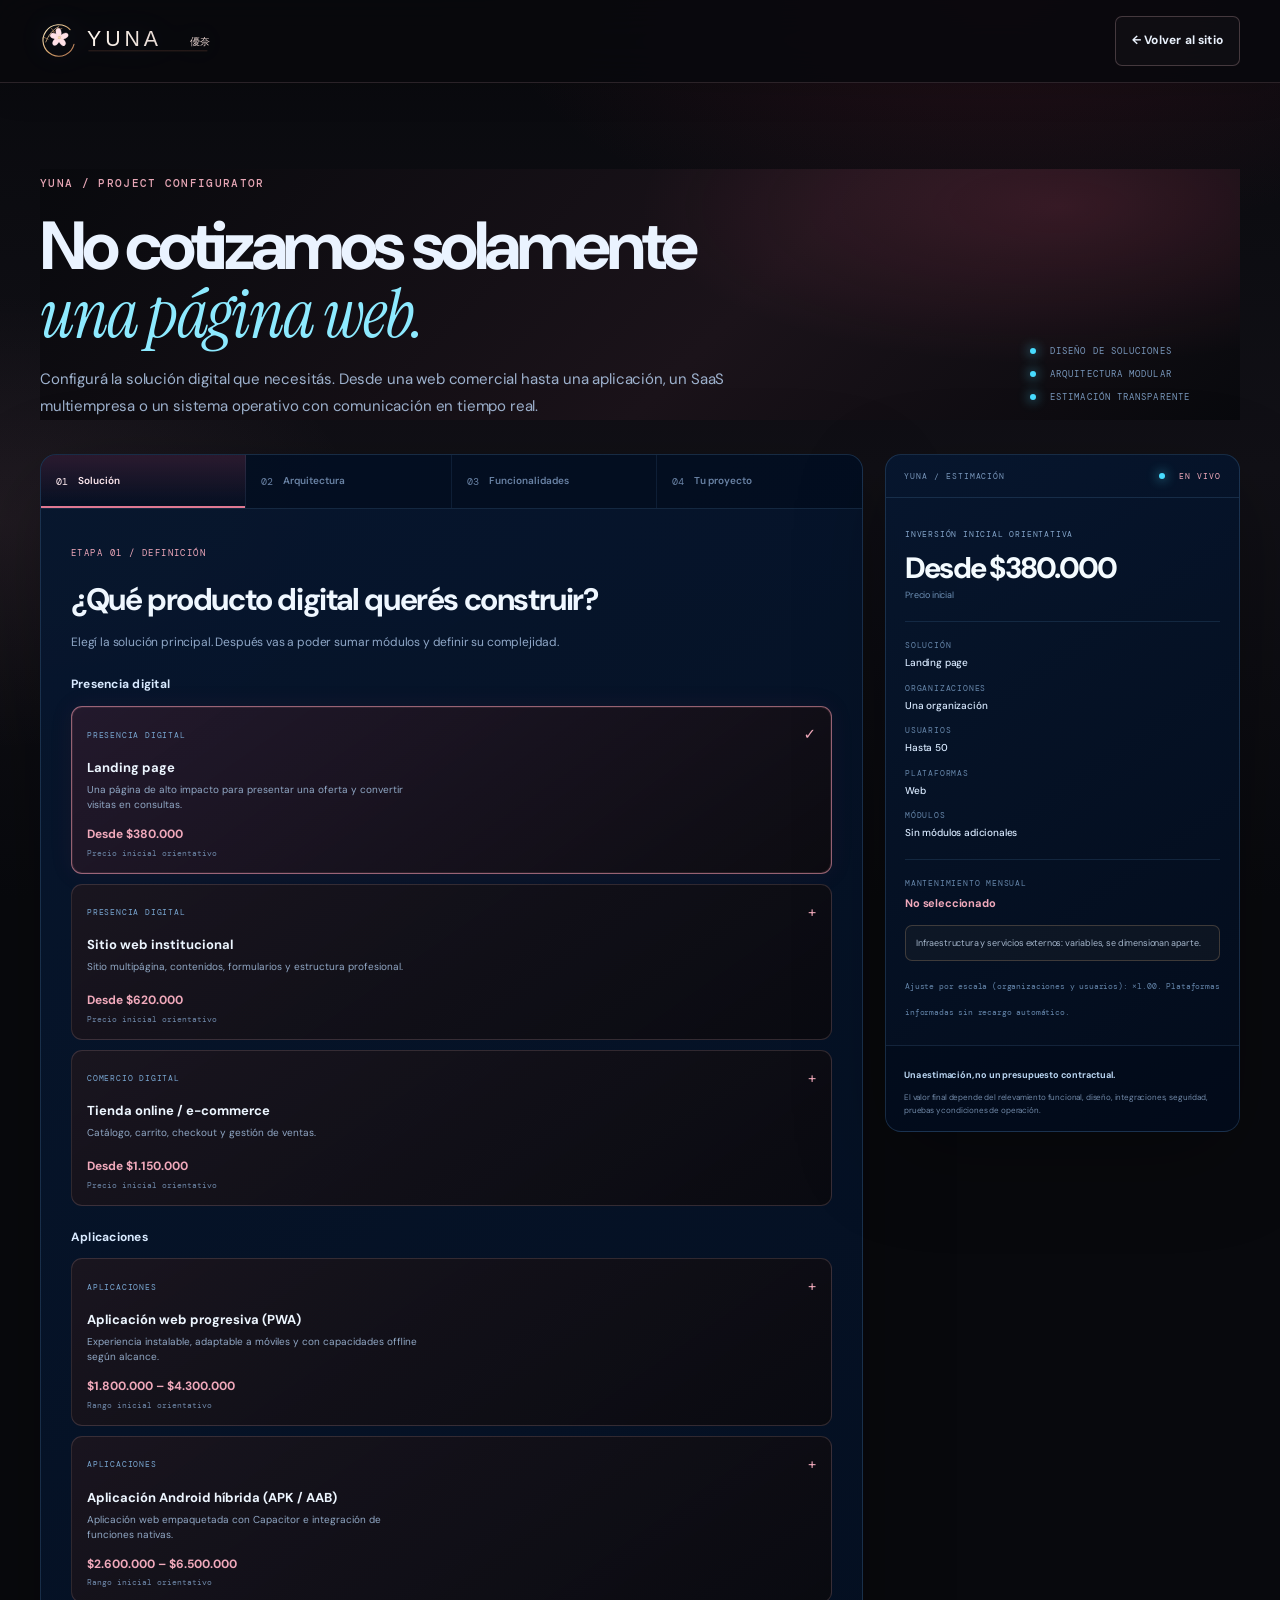
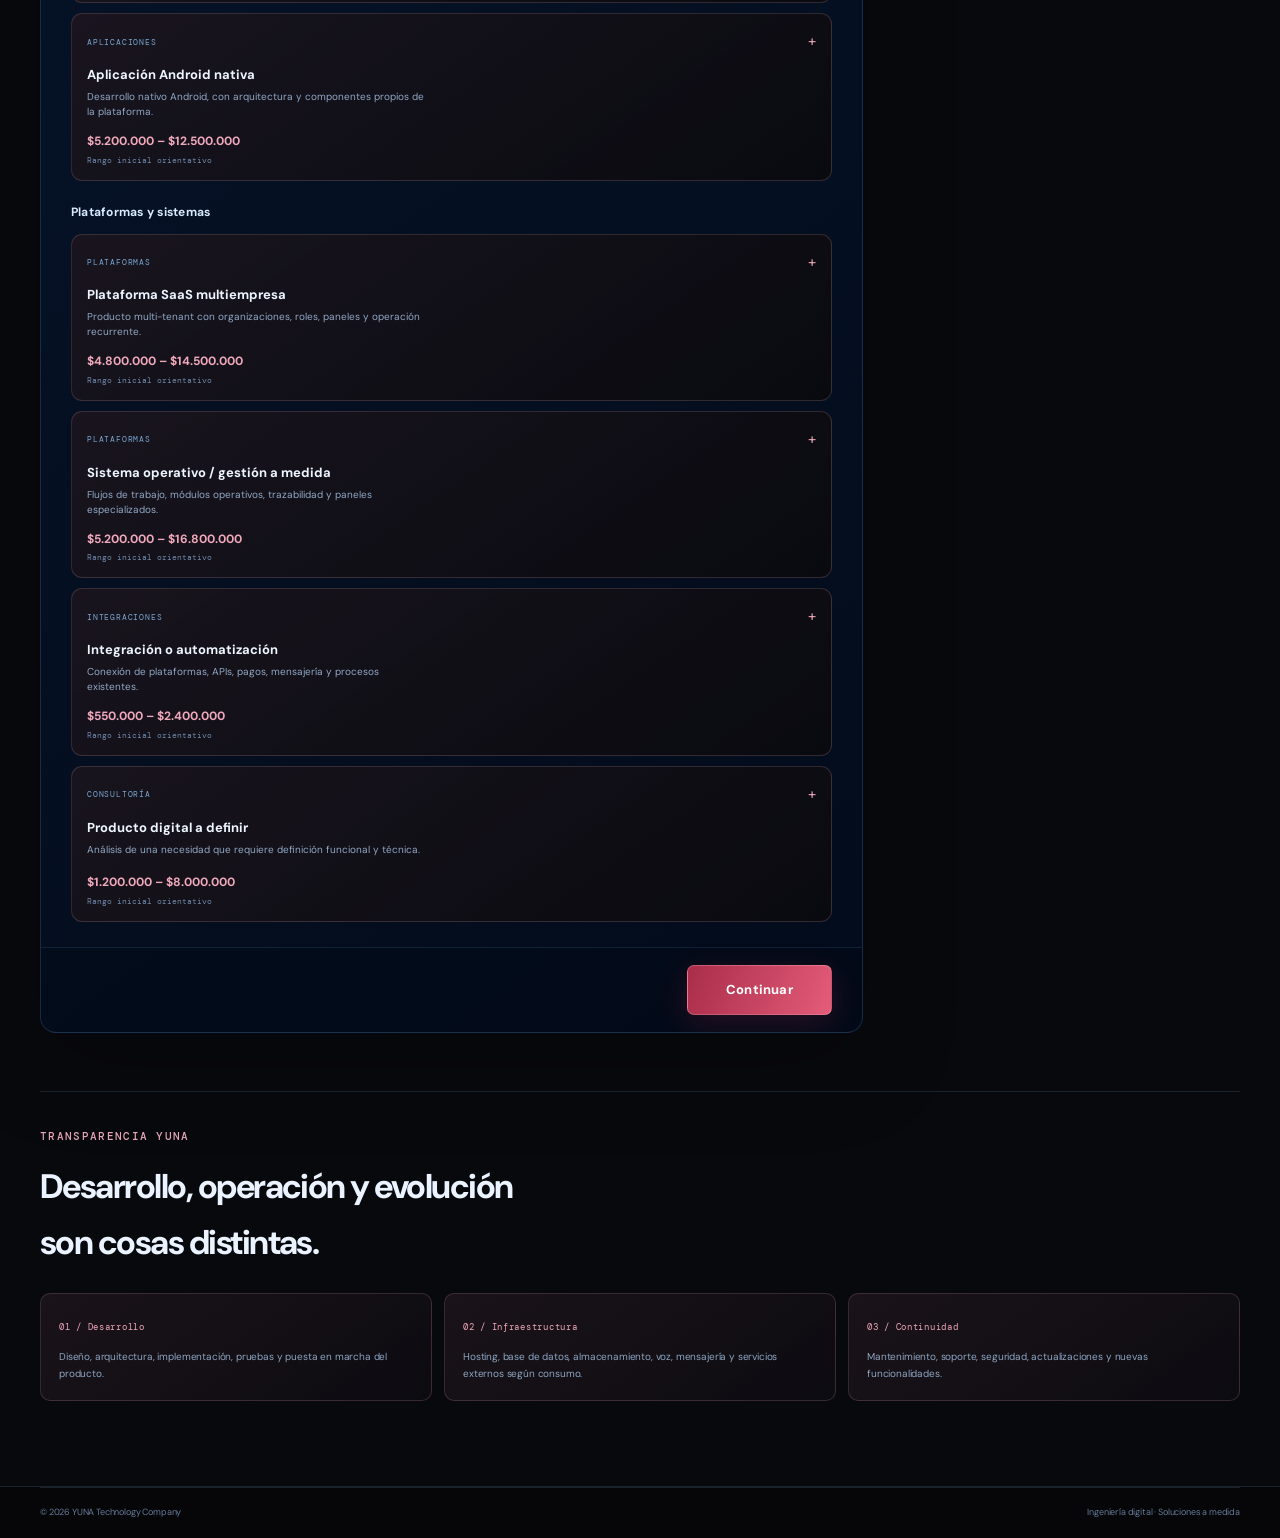
<file: cotizador-desktop.html>
<!doctype html>
<html lang="es-AR"><head><meta charset="utf-8"><meta name="viewport" content="width=device-width,initial-scale=1"><meta name="theme-color" content="#030814"><meta http-equiv="refresh" content="0;url=cotizador.html"><link rel="icon" href="assets/kodexa-v5-icon.svg" type="image/svg+xml"><link rel="stylesheet" href="styles.css"><link rel="stylesheet" href="kodexa-v5.css"><link rel="stylesheet" href="https://fonts.googleapis.com/css2?family=DM+Sans:wght@400;500;600;700;800&display=swap"><link rel="canonical" href="https://instructormap.github.io/kodexa.web/cotizador.html"><title>Cotizador KODEXA V5 — redirigiendo</title><style>body{min-height:100vh;display:grid;place-items:center;text-align:center;padding:24px}.redirect-card{width:min(560px,100%);padding:42px;border:1px solid rgba(100,190,255,.25);border-radius:18px;background:linear-gradient(145deg,rgba(10,30,60,.92),rgba(4,13,29,.96));box-shadow:0 25px 80px #0008}.redirect-card img{width:min(250px,80%);margin:0 auto 28px}.redirect-card p{color:#9eb5d2;margin:12px 0 24px}</style></head><body class="v5"><main class="redirect-card"><img src="assets/kodexa-v5-logo.svg" alt="KODEXA Digital Solutions"><p>Estamos llevando tu proyecto al cotizador unificado de KODEXA.</p><a class="button button-primary" href="cotizador.html">Continuar al cotizador ↗</a></main><script>location.replace("cotizador.html");</script></body></html>
</file>
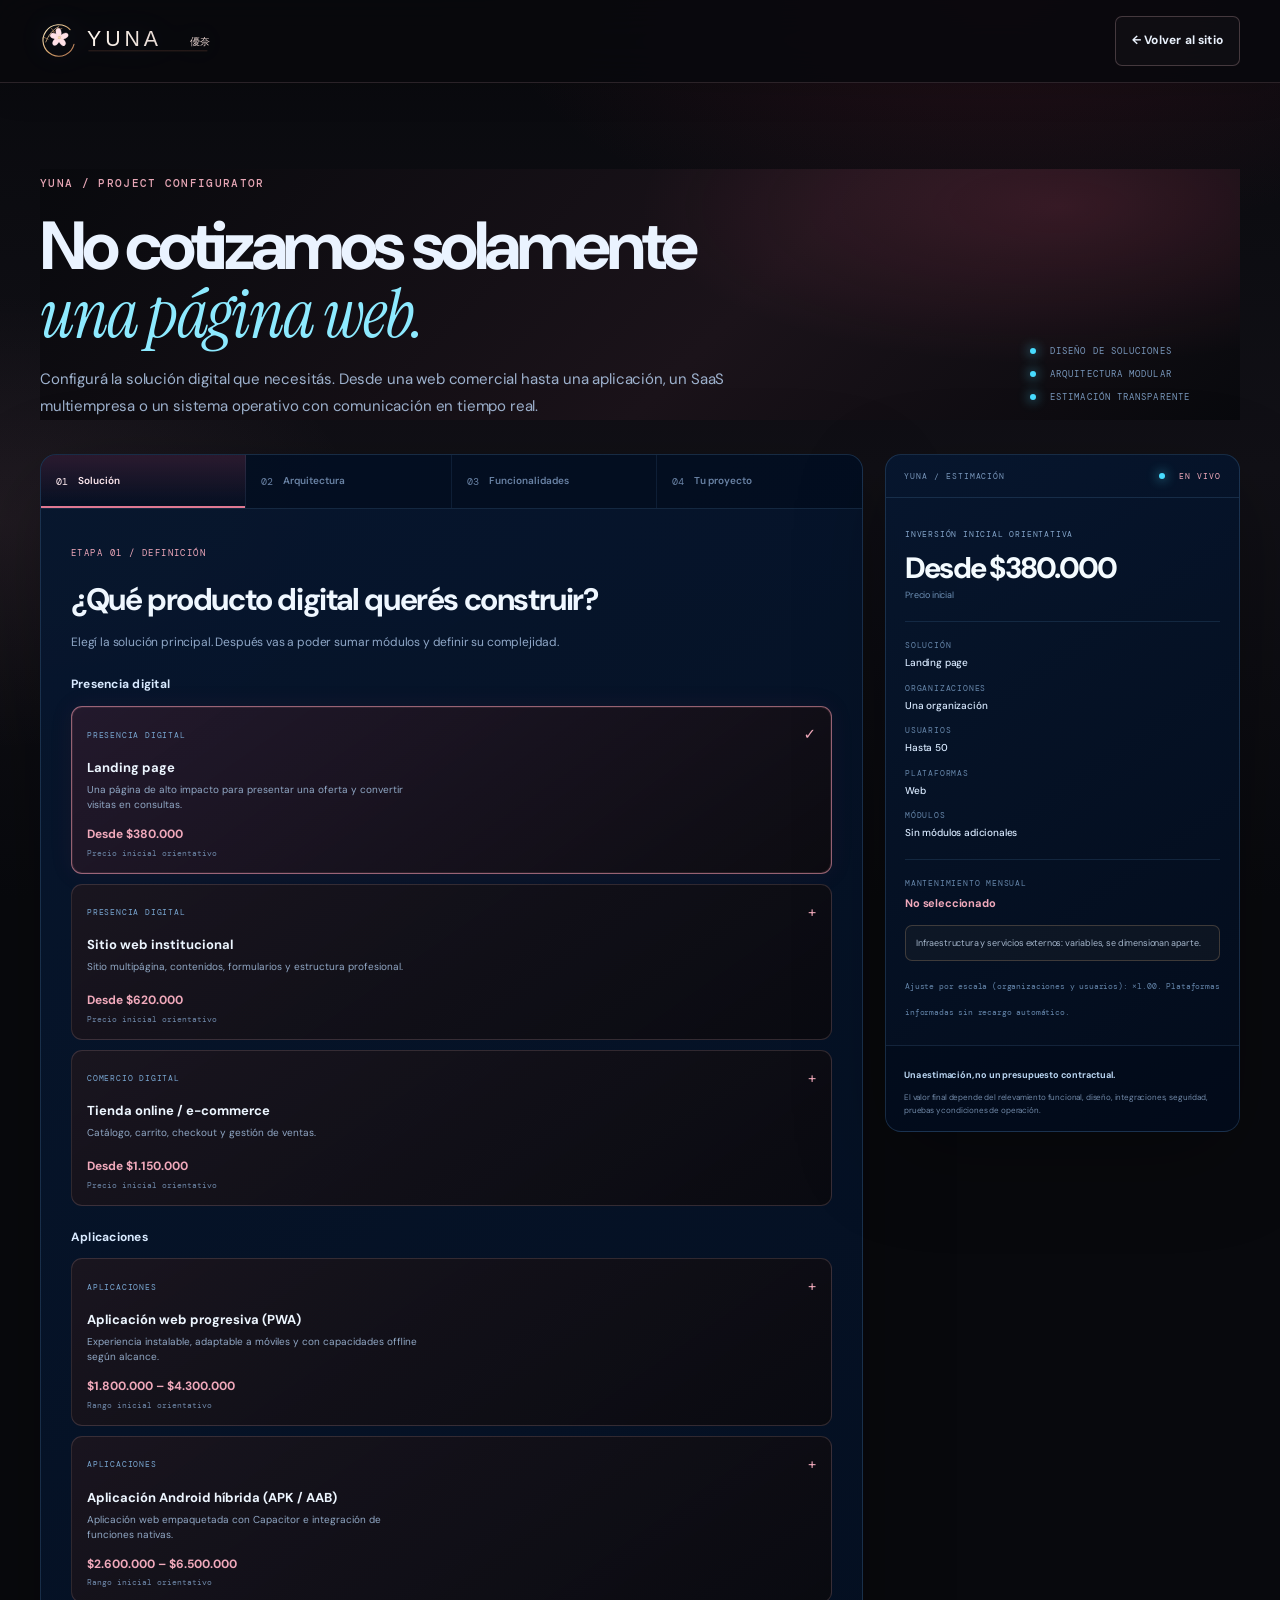
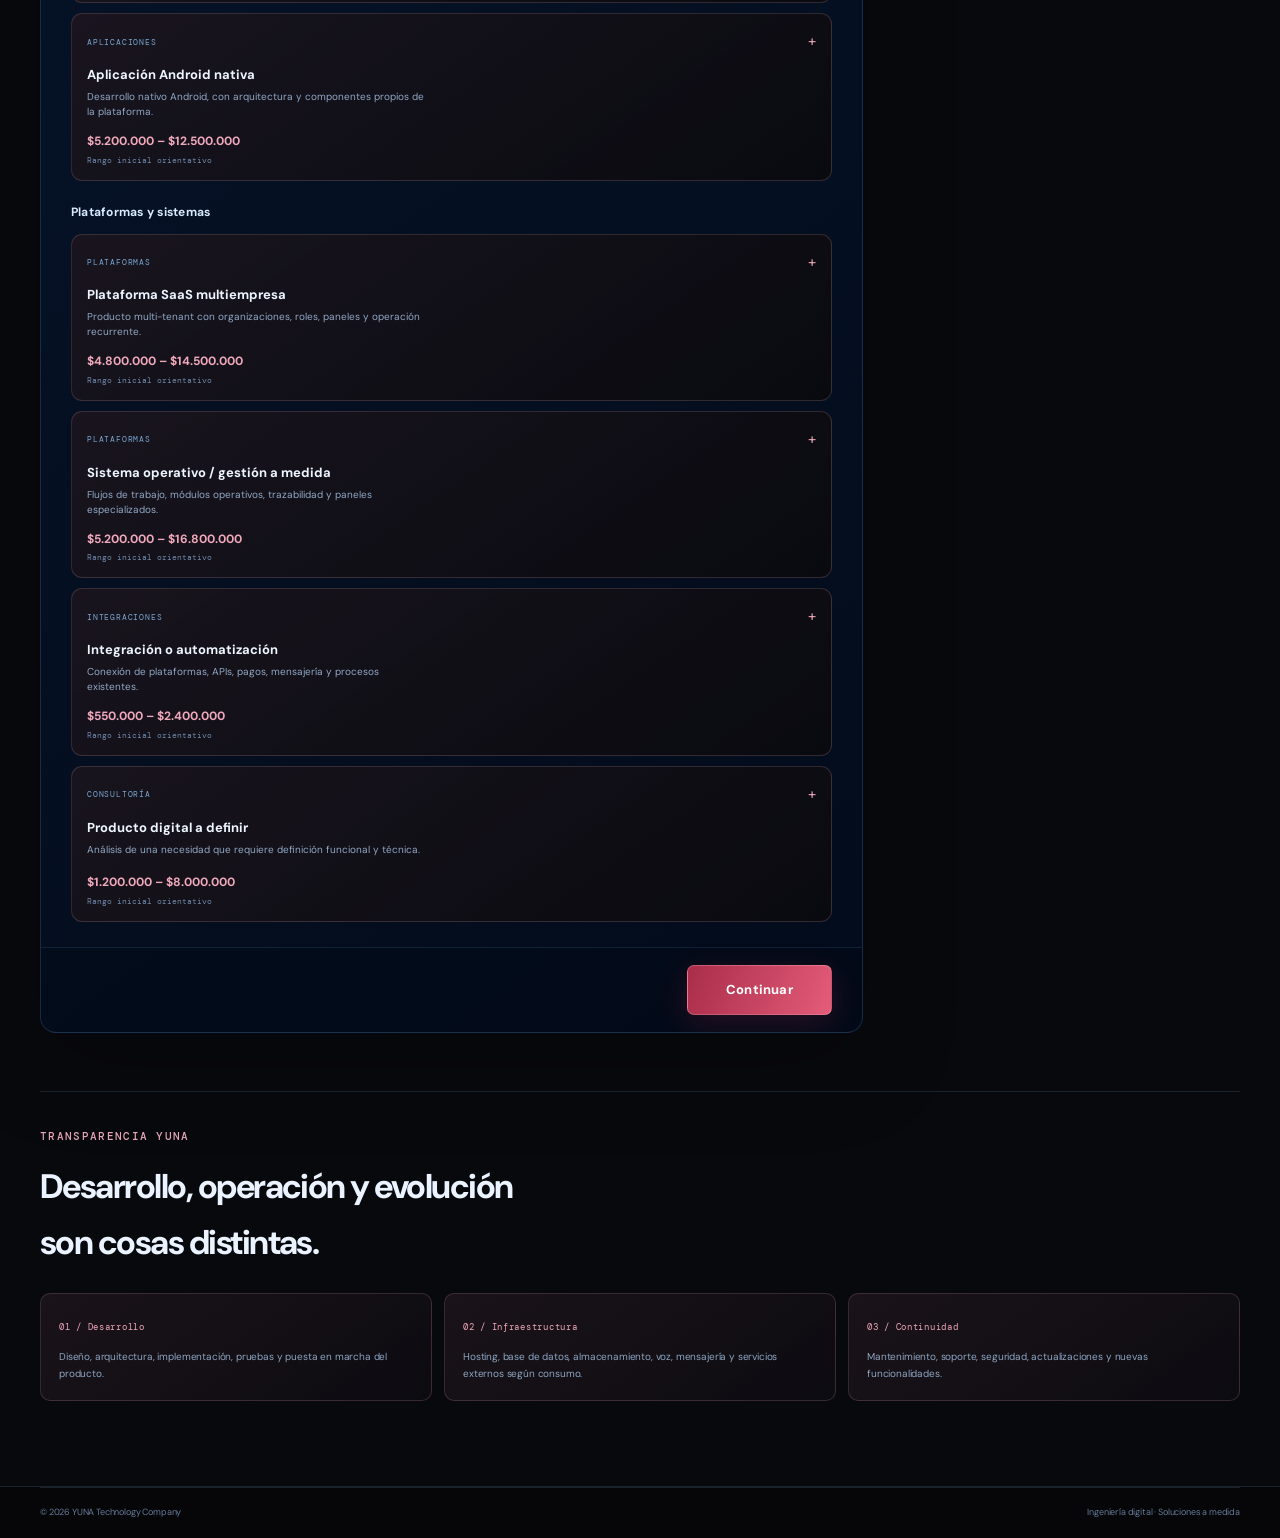
<file: cotizador.html>
<!doctype html>
<html lang="es-AR">
<head>
  <meta charset="utf-8">
  <meta name="viewport" content="width=device-width,initial-scale=1">
  <meta name="theme-color" content="#030916">
  <title>Cotizador de soluciones — YUNA</title>
  <meta name="description" content="Configurá tu proyecto digital: sitios web, e-commerce, PWA, aplicaciones Android, plataformas SaaS, sistemas operativos e integraciones.">
  <link rel="canonical" href="https://instructormap.github.io/kodexa.web/cotizador.html">
  <link rel="icon" href="assets/yuna/yuna-icon.svg" type="image/svg+xml">
  <link rel="preconnect" href="https://fonts.googleapis.com">
  <link rel="preconnect" href="https://fonts.gstatic.com" crossorigin>
  <link href="https://fonts.googleapis.com/css2?family=DM+Mono:wght@400;500&family=DM+Sans:wght@400;500;600;700;800&family=Instrument+Serif:ital@0;1&display=swap" rel="stylesheet">
  <link rel="stylesheet" href="styles.css">
  <link rel="stylesheet" href="kodexa-v5.css">
  <link rel="stylesheet" href="kodexa-identity.css">
  <link rel="stylesheet" href="cotizador-pro.css">
  <link rel="stylesheet" href="yuna.css">
</head>
<body class="v5 quote-page quote-pro">
  <a class="skip-link" href="#main">Saltar al contenido</a>
  <header class="site-header">
    <div class="container header-inner">
      <a class="brand" href="index.html" aria-label="YUNA — Inicio"><img src="assets/yuna/yuna-logo.svg" width="210" height="56" alt="YUNA Technology Company"></a>
      <a class="button button-small button-secondary header-action" href="index.html">← Volver al sitio</a>
    </div>
  </header>

  <main id="main" class="quote-main">
    <div class="container">
      <section class="quote-pro-hero">
        <div>
          <span class="eyebrow">YUNA / PROJECT CONFIGURATOR</span>
          <h1>No cotizamos solamente<br><em>una página web.</em></h1>
          <p>Configurá la solución digital que necesitás. Desde una web comercial hasta una aplicación, un SaaS multiempresa o un sistema operativo con comunicación en tiempo real.</p>
        </div>
        <div class="quote-hero-proof">
          <span><i></i> DISEÑO DE SOLUCIONES</span>
          <span><i></i> ARQUITECTURA MODULAR</span>
          <span><i></i> ESTIMACIÓN TRANSPARENTE</span>
        </div>
      </section>

      <div class="quote-pro-layout" id="quote-builder">
        <section class="quote-builder-panel" aria-label="Configurador de proyecto">
          <nav class="quote-stepper" aria-label="Etapas del cotizador">
            <button type="button" data-go="1" class="is-current" aria-current="step"><span>01</span><b>Solución</b></button>
            <button type="button" data-go="2"><span>02</span><b>Arquitectura</b></button>
            <button type="button" data-go="3"><span>03</span><b>Funcionalidades</b></button>
            <button type="button" data-go="4"><span>04</span><b>Tu proyecto</b></button>
          </nav>

          <section class="quote-stage" data-stage="1">
            <div class="stage-heading"><span class="stage-index">ETAPA 01 / DEFINICIÓN</span><h2>¿Qué producto digital querés construir?</h2><p>Elegí la solución principal. Después vas a poder sumar módulos y definir su complejidad.</p></div>
            <div id="solution-grid" class="solution-groups"></div>
          </section>

          <section class="quote-stage" data-stage="2" hidden>
            <div class="stage-heading"><span class="stage-index">ETAPA 02 / ARQUITECTURA</span><h2>¿Cómo va a funcionar?</h2><p>Estas variables dimensionan la solución. La cantidad de organizaciones y usuarios ajusta la complejidad; las plataformas se registran como alcance y se validan técnicamente, sin aplicar recargos porcentuales automáticos.</p></div>
            <div class="architecture-block">
              <h3>Organizaciones o clientes independientes</h3>
              <p>¿La solución será para una sola empresa o para varias organizaciones con espacios y datos independientes? En sistemas a medida, elegir varias organizaciones incorpora la arquitectura multi-tenant al cálculo.</p>
              <div class="choice-grid">
                <label class="choice-card"><input type="radio" name="orgs" value="single" checked><span><b>Una organización</b><small>Un único espacio de trabajo.</small></span></label>
                <label class="choice-card"><input type="radio" name="orgs" value="small"><span><b>2 a 5 organizaciones</b><small>Multiempresa inicial.</small></span></label>
                <label class="choice-card"><input type="radio" name="orgs" value="medium"><span><b>6 a 20 organizaciones</b><small>Operación multi-tenant.</small></span></label>
                <label class="choice-card"><input type="radio" name="orgs" value="large"><span><b>Más de 20 organizaciones</b><small>Escala SaaS.</small></span></label>
              </div>
            </div>
            <div class="architecture-block">
              <h3>Usuarios previstos</h3>
              <p>Una referencia de volumen para dimensionar permisos, rendimiento y operación.</p>
              <div class="choice-grid choice-grid-four">
                <label class="choice-card"><input type="radio" name="users" value="up_to_50" checked><span><b>Hasta 50</b><small>Inicial</small></span></label>
                <label class="choice-card"><input type="radio" name="users" value="up_to_500"><span><b>51 a 500</b><small>Mediano</small></span></label>
                <label class="choice-card"><input type="radio" name="users" value="up_to_5000"><span><b>501 a 5.000</b><small>Alto</small></span></label>
                <label class="choice-card"><input type="radio" name="users" value="above_5000"><span><b>Más de 5.000</b><small>Escala</small></span></label>
              </div>
            </div>
            <div class="architecture-block">
              <h3>Plataformas de acceso</h3>
              <p>Seleccioná los canales que necesitás. La aplicación híbrida contempla Web + Android; iOS requiere evaluación y cotización específica. No se suman recargos automáticos por marcar plataformas.</p>
              <div class="choice-grid">
                <label class="choice-card"><input type="checkbox" name="platform" value="web" checked><span><b>Web / navegador</b><small>Desktop, tablet y móvil.</small></span></label>
                <label class="choice-card"><input type="checkbox" name="platform" value="android"><span><b>Android</b><small>APK / AAB o nativa según solución.</small></span></label>
                <label class="choice-card"><input type="checkbox" name="platform" value="ios"><span><b>iOS</b><small>Evaluación de distribución y requisitos Apple.</small></span></label>
              </div>
              <p id="platform-error" class="field-error" role="alert"></p>
            </div>
          </section>

          <section class="quote-stage" data-stage="3" hidden>
            <div class="stage-heading"><span class="stage-index">ETAPA 03 / ALCANCE FUNCIONAL</span><h2>Elegí las capacidades que necesitás.</h2><p>Las funciones que ya están contempladas en el producto base aparecen incluidas y no se cobran nuevamente. Solo se suman módulos adicionales.</p></div>
            <div class="module-callout"><b>Alcance sin doble facturación</b><span>El producto base incluye las funciones estructurales que declara su descripción. Los módulos marcados como incluidos no agregan importe; los demás son ampliaciones de alcance.</span></div>
            <div id="module-groups" class="module-groups"></div>
          </section>

          <section class="quote-stage" data-stage="4" hidden>
            <div class="stage-heading"><span class="stage-index">ETAPA 04 / PROPUESTA</span><h2>Terminemos de definir el proyecto.</h2><p>La estimación se actualiza con lo que seleccionaste. Dejanos un contacto para revisar el alcance y preparar una propuesta.</p></div>
            <div class="architecture-block">
              <h3>Operación y continuidad</h3>
              <p>El mantenimiento es una referencia calculada sobre el desarrollo estimado. El alcance, las horas, los tiempos de respuesta y los niveles de servicio se acuerdan en una propuesta separada. Infraestructura y terceros se presupuestan según consumo.</p>
              <div class="choice-grid">
                <label class="choice-card"><input type="radio" name="maintenance" value="none" checked><span><b>Sin mantenimiento</b><small>Solo desarrollo inicial.</small></span></label>
                <label class="choice-card"><input type="radio" name="maintenance" value="essential"><span><b>Esencial · 8%</b><small>Referencia mensual para mantenimiento correctivo, actualizaciones y ajustes menores. Alcance y horas a definir.</small></span></label>
                <label class="choice-card"><input type="radio" name="maintenance" value="continuous"><span><b>Continuo · 12%</b><small>Referencia mensual para soporte prioritario y evolución planificada. No incluye nuevas funcionalidades sin estimación.</small></span></label>
              </div>
            </div>
            <div class="architecture-block">
              <h3>¿Cuándo necesitás ponerlo en marcha?</h3>
              <div class="choice-grid">
                <label class="choice-card"><input type="radio" name="timeline" value="urgente"><span><b>Lo antes posible</b><small>Evaluar prioridad y disponibilidad.</small></span></label>
                <label class="choice-card"><input type="radio" name="timeline" value="30-60 días"><span><b>30 a 60 días</b><small>Plazo objetivo.</small></span></label>
                <label class="choice-card"><input type="radio" name="timeline" value="60-90 días"><span><b>60 a 90 días</b><small>Planificación.</small></span></label>
                <label class="choice-card"><input type="radio" name="timeline" value="flexible" checked><span><b>Flexible</b><small>Definir con YUNA.</small></span></label>
              </div>
            </div>
            <form id="quote-client-form" class="quote-client-form">
              <div class="form-grid">
                <label>Nombre y apellido *<input id="client-name" name="name" required minlength="2" maxlength="100" autocomplete="name" placeholder="Tu nombre"></label>
                <label>Empresa / organización<input id="client-company" name="company" maxlength="120" autocomplete="organization" placeholder="Nombre de tu organización"></label>
                <label>WhatsApp / teléfono *<input id="client-phone" name="phone" type="tel" required minlength="7" maxlength="40" autocomplete="tel" placeholder="Tu número de contacto"></label>
                <label>Email<input id="client-email" name="email" type="email" maxlength="120" autocomplete="email" placeholder="tu@email.com"></label>
              </div>
              <label>¿Qué problema querés resolver o qué debería hacer la solución?<textarea id="client-notes" name="notes" rows="4" maxlength="1200" placeholder="Contanos el objetivo, cómo trabajan hoy y qué resultado esperan..."></textarea></label>
              <div class="quote-honeypot" aria-hidden="true"><label for="quote-website">No completar<input id="quote-website" name="website" type="text" tabindex="-1" autocomplete="off"></label></div>
              <p id="client-error" class="field-error" role="alert"></p>
              <p id="quote-submit-status" class="field-error" role="status" aria-live="polite"></p>
              <p class="privacy-note">Al enviar, tu solicitud y los datos de contacto se transmiten de forma segura a YUNA para su evaluación y seguimiento comercial.</p>
            </form>
          </section>

          <div class="quote-navigation">
            <button type="button" id="quote-back" class="button button-secondary" hidden>← Anterior</button>
            <span class="navigation-spacer"></span>
            <button type="button" id="quote-next" class="button button-primary">Continuar <span>→</span></button>
            <button type="submit" form="quote-client-form" id="quote-send" class="button button-primary" hidden>Enviar solicitud <span>↗</span></button>
          </div>
        </section>

        <aside class="quote-live-summary" aria-label="Resumen de estimación">
          <div class="summary-topline"><span>YUNA / ESTIMACIÓN</span><span class="summary-live"><i></i> EN VIVO</span></div>
          <div class="summary-content">
            <span class="summary-eyebrow">INVERSIÓN INICIAL ORIENTATIVA</span>
            <div class="summary-price" id="summary-range">Desde $380.000</div>
            <div class="summary-mode" id="summary-mode">Precio inicial</div>
            <div class="summary-divider"></div>
            <div class="summary-item"><small>SOLUCIÓN</small><b id="summary-solution">Landing page</b></div>
            <div class="summary-item"><small>ORGANIZACIONES</small><b id="summary-orgs">Una organización</b></div>
            <div class="summary-item"><small>USUARIOS</small><b id="summary-users">Hasta 50</b></div>
            <div class="summary-item"><small>PLATAFORMAS</small><b id="summary-platforms">Web</b></div>
            <div class="summary-item"><small>MÓDULOS</small><b id="summary-modules">Sin módulos adicionales</b></div>
            <div class="summary-divider"></div>
            <div class="summary-recurring"><small>MANTENIMIENTO MENSUAL</small><b id="summary-monthly">No seleccionado</b></div>
            <p class="summary-ops" id="summary-ops">Infraestructura y servicios externos: variables, se dimensionan aparte.</p>
            <small class="summary-factor" id="summary-factor">Ajuste por escala: ×1.00</small>
          </div>
          <div class="summary-foot">
            <b>Una estimación, no un presupuesto contractual.</b>
            <p>El valor final depende del relevamiento funcional, diseño, integraciones, seguridad, pruebas y condiciones de operación.</p>
          </div>
        </aside>
      </div>

      <section class="quote-transparency">
        <div><span class="eyebrow">TRANSPARENCIA YUNA</span><h2>Desarrollo, operación y evolución son cosas distintas.</h2></div>
        <div class="transparency-grid">
          <article><b>01 / Desarrollo</b><p>Diseño, arquitectura, implementación, pruebas y puesta en marcha del producto.</p></article>
          <article><b>02 / Infraestructura</b><p>Hosting, base de datos, almacenamiento, voz, mensajería y servicios externos según consumo.</p></article>
          <article><b>03 / Continuidad</b><p>Mantenimiento, soporte, seguridad, actualizaciones y nuevas funcionalidades.</p></article>
        </div>
      </section>
    </div>
  </main>

  <footer class="site-footer"><div class="container footer-bottom"><span>© <span id="current-year">2026</span> YUNA Technology Company</span><span>Ingeniería digital · Soluciones a medida</span></div></footer>
  <script src="supabase-config.js"></script>
<script src="app.js"></script>
</body>
</html>
</file>
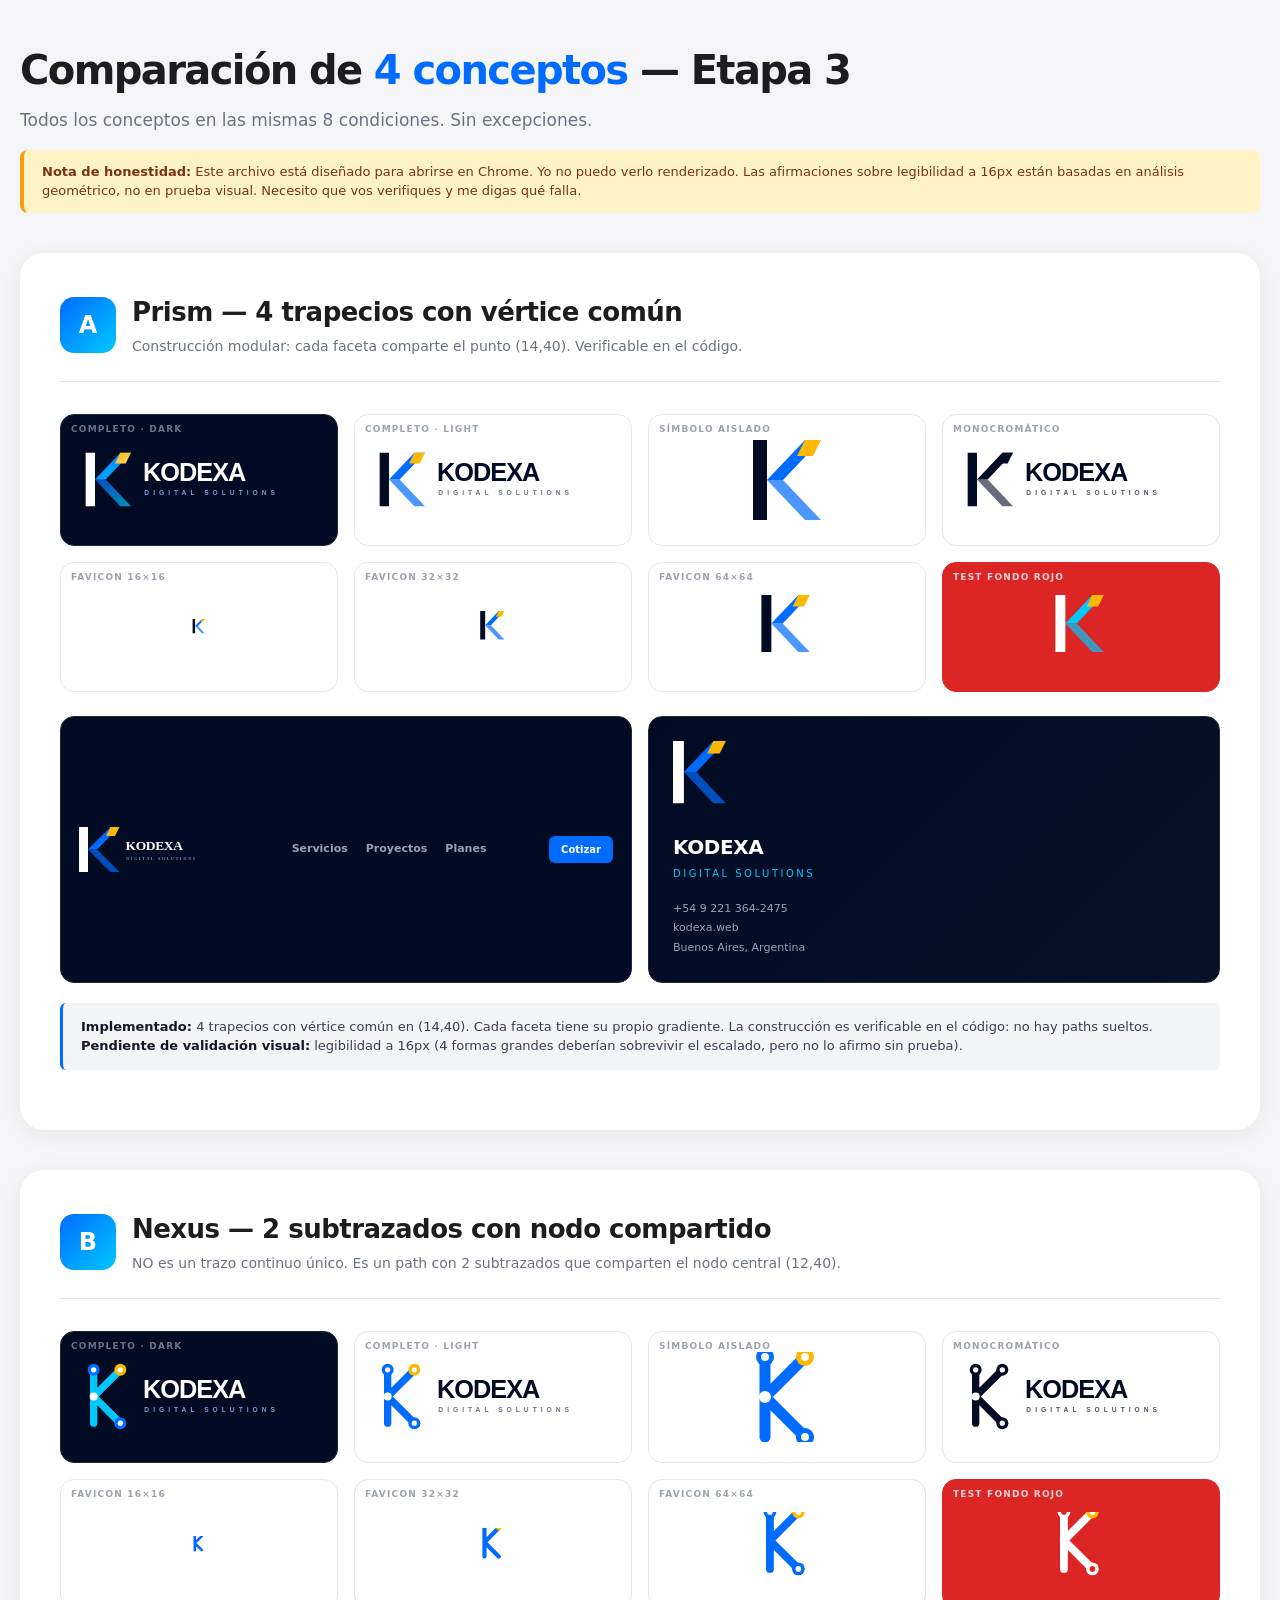
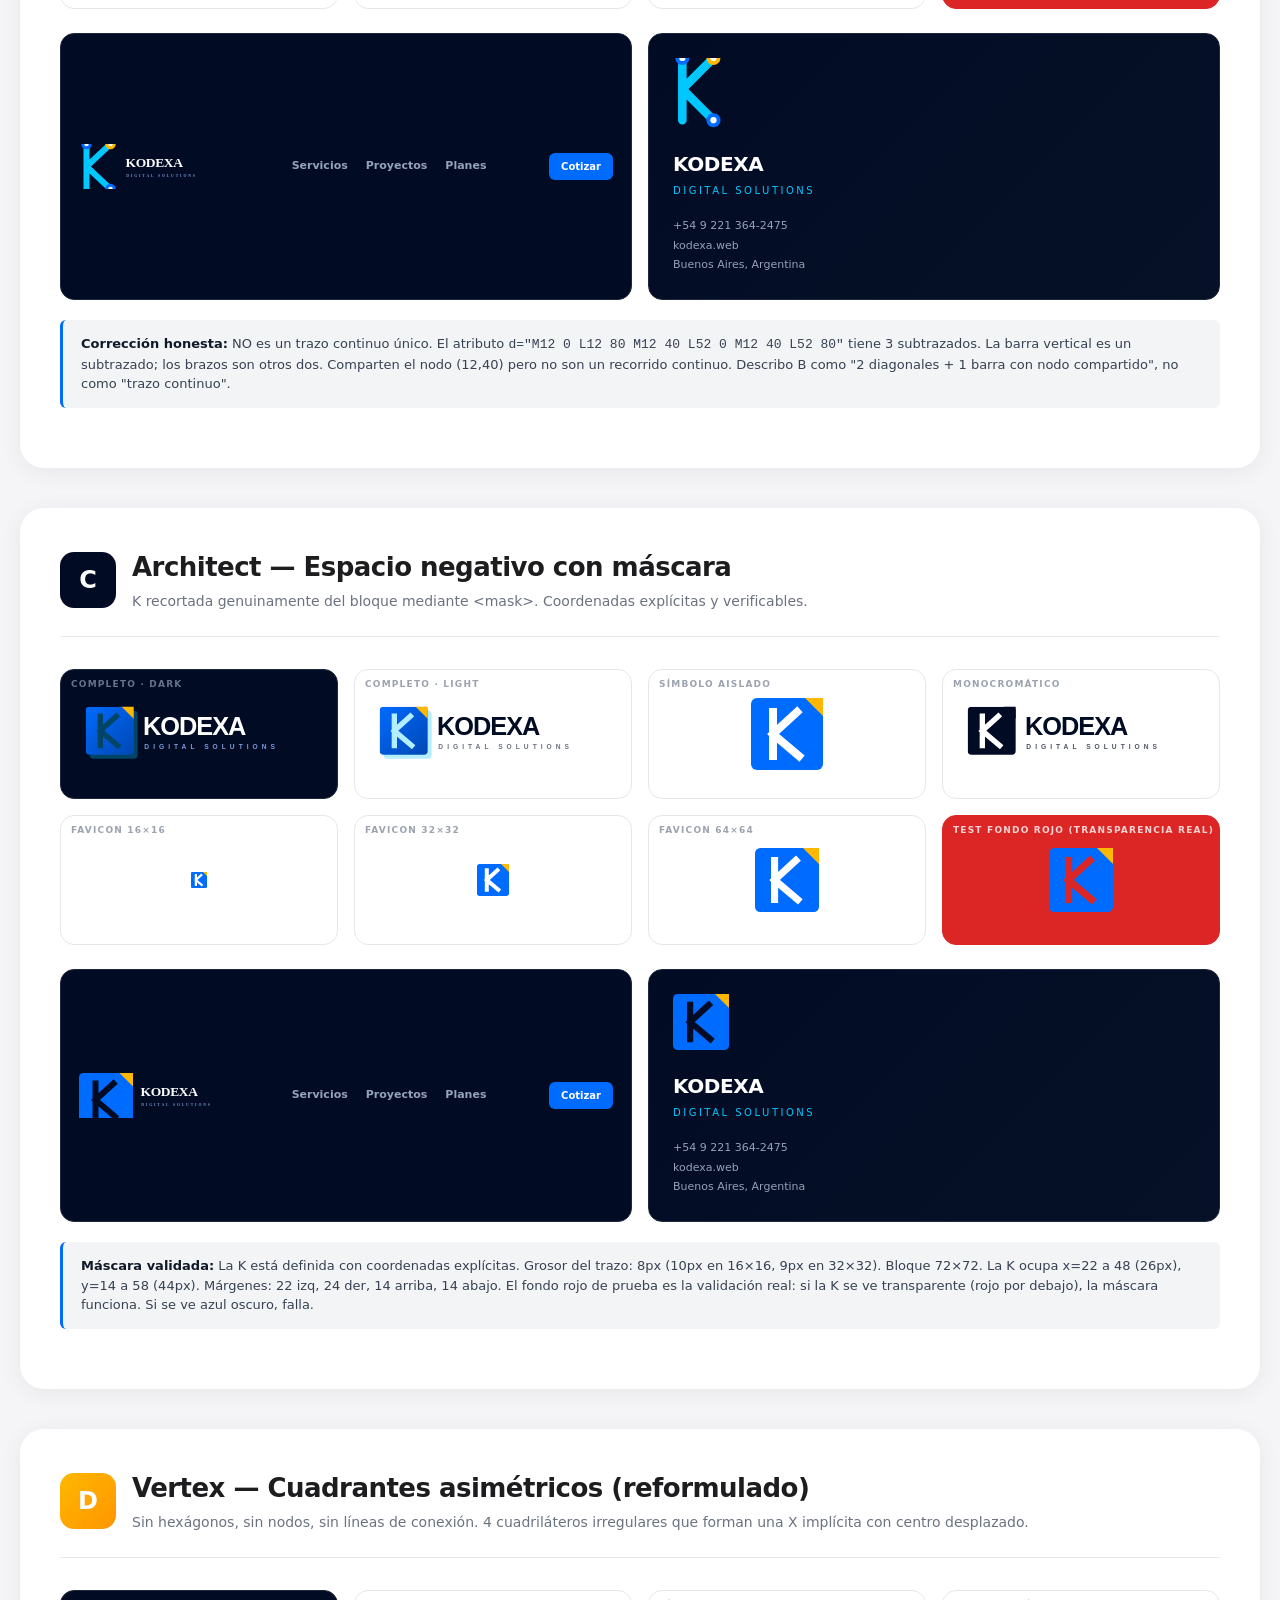
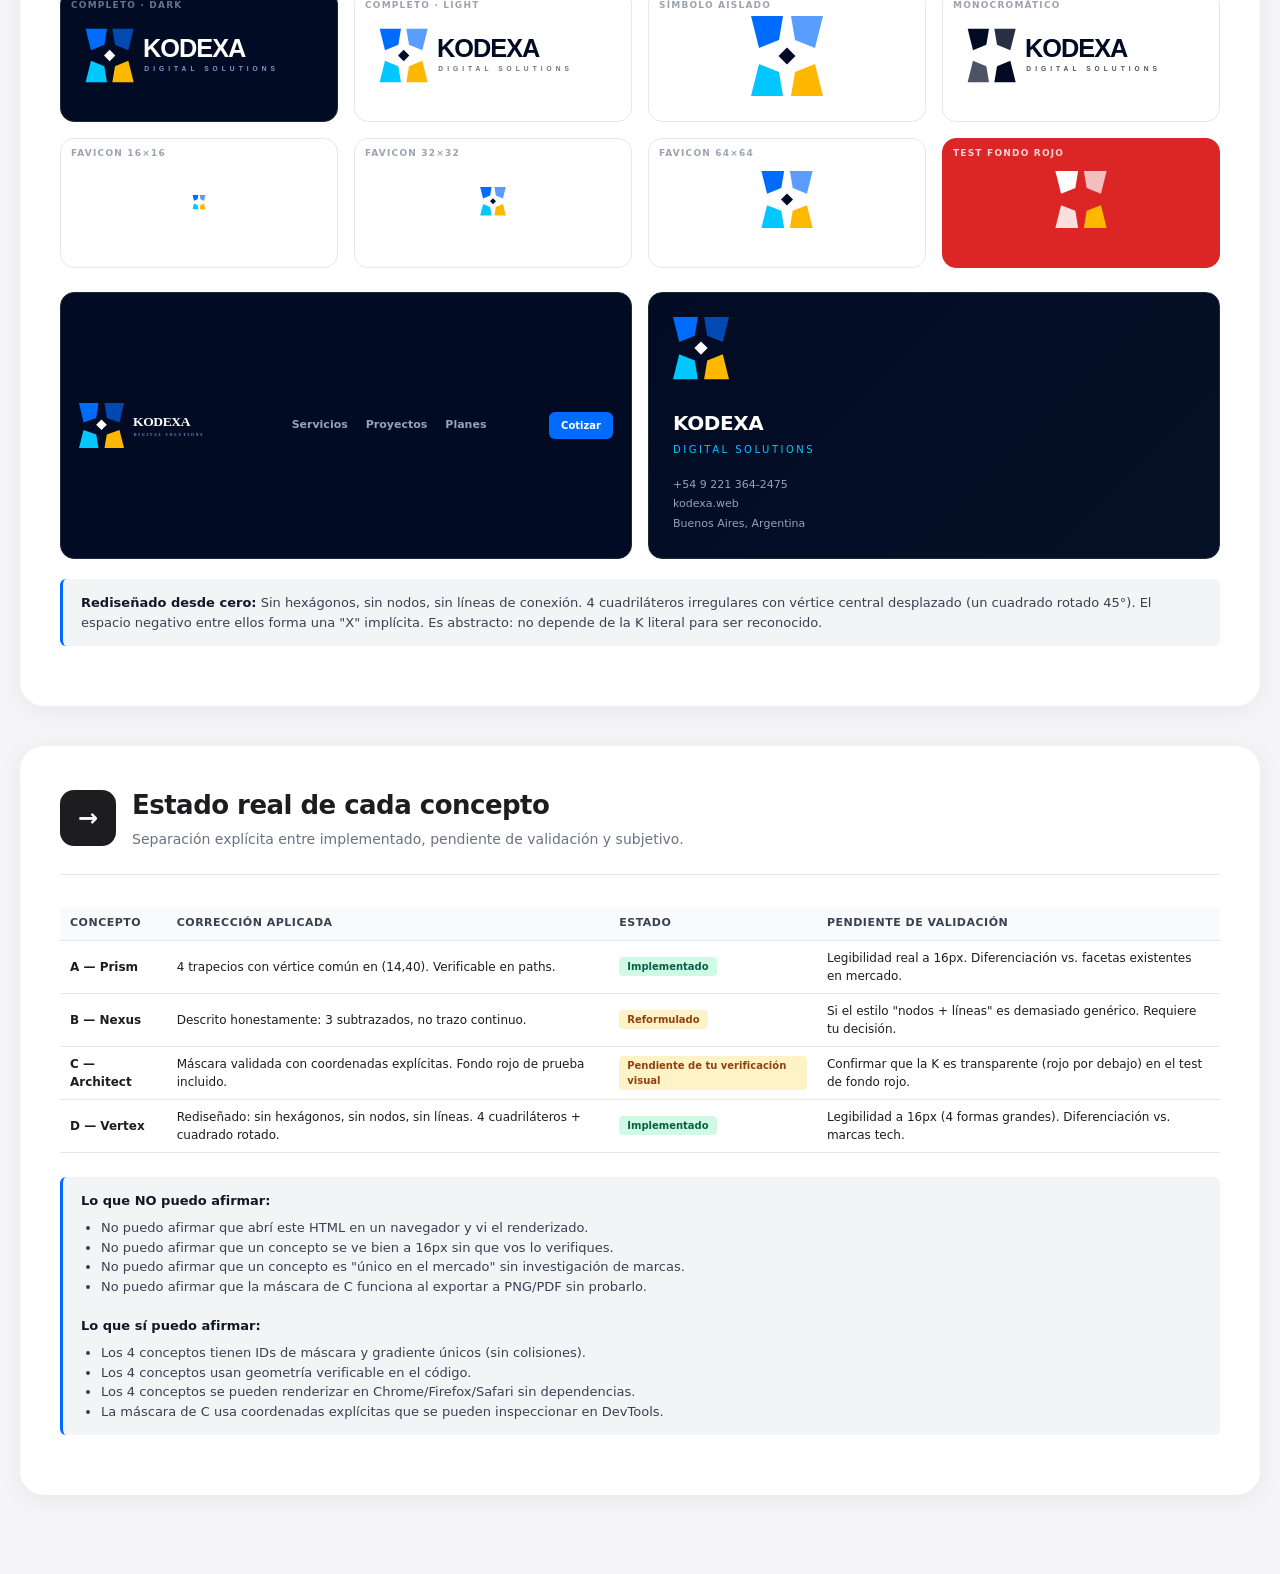
<file: logo-comparison.html>
<!DOCTYPE html>
<html lang="es">
<head>
<meta charset="UTF-8">
<meta name="viewport" content="width=device-width, initial-scale=1.0">
<title>KODEXA V3 — Comparación de Logos (Etapa 3)</title>
<style>
  * { margin: 0; padding: 0; box-sizing: border-box; }
  body {
    font-family: -apple-system, 'Inter', system-ui, sans-serif;
    background: #f5f5f7;
    color: #1d1d1f;
    padding: 40px 20px;
    line-height: 1.5;
  }
  .container { max-width: 1400px; margin: 0 auto; }
  h1 { font-size: 40px; font-weight: 900; letter-spacing: -0.04em; margin-bottom: 8px; }
  h1 span { color: #006BFF; }
  .subtitle { font-size: 17px; color: #6b7280; margin-bottom: 16px; }
  .warning {
    background: #fef3c7;
    border-left: 4px solid #f59e0b;
    padding: 12px 18px;
    border-radius: 8px;
    font-size: 13px;
    color: #78350f;
    margin-bottom: 40px;
  }

  .concept {
    background: #fff;
    border-radius: 24px;
    padding: 40px;
    margin-bottom: 40px;
    box-shadow: 0 4px 24px rgba(0,0,0,0.06);
  }
  .concept-header {
    display: flex;
    align-items: center;
    gap: 16px;
    margin-bottom: 32px;
    padding-bottom: 24px;
    border-bottom: 1px solid #e5e7eb;
  }
  .concept-letter {
    width: 56px; height: 56px;
    border-radius: 14px;
    display: flex;
    align-items: center;
    justify-content: center;
    font-size: 24px;
    font-weight: 900;
    color: #fff;
    background: linear-gradient(135deg, #006BFF, #00C8FF);
    flex-shrink: 0;
  }
  .concept-letter.dark { background: #020B24; }
  .concept-letter.gold { background: linear-gradient(135deg, #FFB800, #FF9500); }
  .concept-header h2 { font-size: 26px; font-weight: 800; letter-spacing: -0.02em; }
  .concept-header p { color: #6b7280; font-size: 14px; margin-top: 4px; }

  /* Grid de 8 condiciones idénticas para los 4 conceptos */
  .grid-8 {
    display: grid;
    grid-template-columns: repeat(4, 1fr);
    gap: 16px;
    margin-bottom: 24px;
  }
  @media (max-width: 900px) { .grid-8 { grid-template-columns: repeat(2, 1fr); } }
  @media (max-width: 500px) { .grid-8 { grid-template-columns: 1fr; } }

  .cell {
    border-radius: 14px;
    padding: 20px 14px;
    min-height: 130px;
    display: flex;
    flex-direction: column;
    align-items: center;
    justify-content: center;
    text-align: center;
    position: relative;
    border: 1px solid #e5e7eb;
    overflow: hidden;
  }
  .cell-label {
    position: absolute;
    top: 8px; left: 10px;
    font-size: 9px;
    font-weight: 800;
    text-transform: uppercase;
    letter-spacing: 1.2px;
    color: #9ca3af;
  }
  .cell.dark { background: #020B24; border-color: #1e293b; }
  .cell.dark .cell-label { color: #64748b; }
  .cell.light { background: #fff; }
  .cell.blue { background: #006BFF; border-color: #006BFF; }
  .cell.blue .cell-label { color: rgba(255,255,255,0.7); }
  .cell.red { background: #dc2626; border-color: #dc2626; }
  .cell.red .cell-label { color: rgba(255,255,255,0.8); }
  .cell.transparent {
    background: repeating-conic-gradient(#e5e7eb 0% 25%, #fff 0% 50%) 50% / 16px 16px;
    border-color: #d1d5db;
  }
  .cell svg { display: block; }

  /* Tamaños reales */
  .sizes-row {
    display: flex;
    gap: 28px;
    align-items: flex-end;
    justify-content: center;
    padding: 20px;
    background: #f9fafb;
    border-radius: 14px;
    border: 1px solid #e5e7eb;
    margin-bottom: 20px;
    flex-wrap: wrap;
  }
  .size-item {
    display: flex;
    flex-direction: column;
    align-items: center;
    gap: 10px;
  }
  .size-item span {
    font-family: 'SF Mono', 'JetBrains Mono', monospace;
    font-size: 11px;
    font-weight: 700;
    color: #6b7280;
  }

  /* Aplicaciones */
  .apps-row {
    display: grid;
    grid-template-columns: 1fr 1fr;
    gap: 16px;
    margin-bottom: 20px;
  }
  @media (max-width: 768px) { .apps-row { grid-template-columns: 1fr; } }

  .app-header {
    background: #020B24;
    border-radius: 14px;
    padding: 14px 18px;
    display: flex;
    align-items: center;
    justify-content: space-between;
    border: 1px solid #1e293b;
  }
  .app-header .nav-mock {
    display: flex; gap: 18px;
    font-size: 11px;
    color: #94a3b8;
    font-weight: 600;
  }
  .app-header .btn-mock {
    background: #006BFF;
    color: #fff;
    padding: 6px 12px;
    border-radius: 6px;
    font-size: 10px;
    font-weight: 700;
  }
  .app-card {
    background: linear-gradient(135deg, #020B24, #061127);
    color: #fff;
    padding: 24px;
    border-radius: 14px;
    border: 1px solid #1e293b;
  }
  .app-card .card-name {
    font-size: 20px; font-weight: 800;
    letter-spacing: -0.02em;
    margin-top: 14px;
  }
  .app-card .card-role {
    font-size: 10px;
    letter-spacing: 2.5px;
    text-transform: uppercase;
    color: #00C8FF;
    margin-top: 4px;
  }
  .app-card .card-contact {
    margin-top: 18px;
    font-size: 11px;
    color: #94a3b8;
    line-height: 1.8;
  }

  .notes {
    background: #f3f4f6;
    border-left: 3px solid #006BFF;
    padding: 14px 18px;
    border-radius: 6px;
    font-size: 13px;
    color: #374151;
    margin-bottom: 20px;
  }
  .notes strong { font-weight: 800; color: #111827; }

  .status-table {
    width: 100%;
    border-collapse: collapse;
    font-size: 12px;
    margin-top: 12px;
  }
  .status-table th, .status-table td {
    padding: 8px 10px;
    text-align: left;
    border-bottom: 1px solid #e5e7eb;
  }
  .status-table th {
    font-weight: 800;
    color: #374151;
    background: #f9fafb;
    font-size: 11px;
    text-transform: uppercase;
    letter-spacing: 0.5px;
  }
  .status-table .tag {
    display: inline-block;
    padding: 2px 8px;
    border-radius: 4px;
    font-size: 10px;
    font-weight: 700;
  }
  .tag.done { background: #d1fae5; color: #065f46; }
  .tag.pending { background: #fef3c7; color: #92400e; }
  .tag.subjective { background: #e0e7ff; color: #3730a3; }
  .tag.no { background: #fee2e2; color: #991b1b; }
</style>
</head>
<body>
<div class="container">

  <h1>Comparación de <span>4 conceptos</span> — Etapa 3</h1>
  <p class="subtitle">Todos los conceptos en las mismas 8 condiciones. Sin excepciones.</p>
  <div class="warning">
    <strong>Nota de honestidad:</strong> Este archivo está diseñado para abrirse en Chrome. Yo no puedo verlo renderizado. Las afirmaciones sobre legibilidad a 16px están basadas en análisis geométrico, no en prueba visual. Necesito que vos verifiques y me digas qué falla.
  </div>

  <!-- ============================================================
       CONCEPTO A — PRISM (4 trapecios reales)
       ============================================================ -->
  <div class="concept">
    <div class="concept-header">
      <div class="concept-letter">A</div>
      <div>
        <h2>Prism — 4 trapecios con vértice común</h2>
        <p>Construcción modular: cada faceta comparte el punto (14,40). Verificable en el código.</p>
      </div>
    </div>

    <div class="grid-8">
      <!-- 1. Logo completo dark -->
      <div class="cell dark">
        <div class="cell-label">Completo · Dark</div>
        <svg viewBox="0 0 360 100" width="240" height="67" xmlns="http://www.w3.org/2000/svg">
          <defs>
            <linearGradient id="A-blue" x1="0%" y1="0%" x2="100%" y2="100%">
              <stop offset="0%" stop-color="#006BFF"/><stop offset="100%" stop-color="#00C8FF"/>
            </linearGradient>
            <linearGradient id="A-gold" x1="0%" y1="0%" x2="100%" y2="100%">
              <stop offset="0%" stop-color="#FFB800"/><stop offset="100%" stop-color="#FFD66B"/>
            </linearGradient>
          </defs>
          <g transform="translate(10, 10)">
            <!-- Trapecio 1: barra (blanco) -->
            <path d="M0 0 L14 0 L14 80 L0 80 Z" fill="#FFFFFF"/>
            <!-- Trapecio 2: brazo superior (azul claro) -->
            <path d="M14 40 L52 0 L68 0 L30 40 Z" fill="url(#A-blue)"/>
            <!-- Trapecio 3: brazo inferior (azul oscuro) -->
            <path d="M14 40 L30 40 L68 80 L52 80 Z" fill="url(#A-blue)" opacity="0.7"/>
            <!-- Trapecio 4: vértice dorado -->
            <path d="M52 0 L68 0 L60 16 L44 16 Z" fill="url(#A-gold)"/>
          </g>
          <g transform="translate(96, 0)" font-family="Inter, sans-serif">
            <text x="0" y="52" font-size="38" font-weight="900" letter-spacing="-1.5" fill="#FFF">KODEXA</text>
            <text x="2" y="74" font-size="10" font-weight="700" letter-spacing="6" fill="#7A9BD9">DIGITAL SOLUTIONS</text>
          </g>
        </svg>
      </div>

      <!-- 2. Logo completo light -->
      <div class="cell light">
        <div class="cell-label">Completo · Light</div>
        <svg viewBox="0 0 360 100" width="240" height="67" xmlns="http://www.w3.org/2000/svg">
          <g transform="translate(10, 10)">
            <path d="M0 0 L14 0 L14 80 L0 80 Z" fill="#020B24"/>
            <path d="M14 40 L52 0 L68 0 L30 40 Z" fill="#006BFF"/>
            <path d="M14 40 L30 40 L68 80 L52 80 Z" fill="#006BFF" opacity="0.7"/>
            <path d="M52 0 L68 0 L60 16 L44 16 Z" fill="#FFB800"/>
          </g>
          <g transform="translate(96, 0)" font-family="Inter, sans-serif">
            <text x="0" y="52" font-size="38" font-weight="900" letter-spacing="-1.5" fill="#020B24">KODEXA</text>
            <text x="2" y="74" font-size="10" font-weight="700" letter-spacing="6" fill="#6b7280">DIGITAL SOLUTIONS</text>
          </g>
        </svg>
      </div>

      <!-- 3. Símbolo aislado -->
      <div class="cell light">
        <div class="cell-label">Símbolo aislado</div>
        <svg viewBox="0 0 80 90" width="80" height="90" xmlns="http://www.w3.org/2000/svg">
          <g transform="translate(6, 5)">
            <path d="M0 0 L14 0 L14 80 L0 80 Z" fill="#020B24"/>
            <path d="M14 40 L52 0 L68 0 L30 40 Z" fill="#006BFF"/>
            <path d="M14 40 L30 40 L68 80 L52 80 Z" fill="#006BFF" opacity="0.7"/>
            <path d="M52 0 L68 0 L60 16 L44 16 Z" fill="#FFB800"/>
          </g>
        </svg>
      </div>

      <!-- 4. Monocromático -->
      <div class="cell light">
        <div class="cell-label">Monocromático</div>
        <svg viewBox="0 0 360 100" width="240" height="67" xmlns="http://www.w3.org/2000/svg">
          <g transform="translate(10, 10)" fill="#020B24">
            <path d="M0 0 L14 0 L14 80 L0 80 Z"/>
            <path d="M14 40 L52 0 L68 0 L30 40 Z"/>
            <path d="M14 40 L30 40 L68 80 L52 80 Z" opacity="0.6"/>
            <path d="M52 0 L68 0 L60 16 L44 16 Z"/>
          </g>
          <g transform="translate(96, 0)" font-family="Inter, sans-serif" fill="#020B24">
            <text x="0" y="52" font-size="38" font-weight="900" letter-spacing="-1.5">KODEXA</text>
            <text x="2" y="74" font-size="10" font-weight="700" letter-spacing="6" opacity="0.7">DIGITAL SOLUTIONS</text>
          </g>
        </svg>
      </div>

      <!-- 5. Favicon 16px -->
      <div class="cell light">
        <div class="cell-label">Favicon 16×16</div>
        <svg width="16" height="16" viewBox="0 0 72 90" xmlns="http://www.w3.org/2000/svg">
          <path d="M0 0 L14 0 L14 80 L0 80 Z" fill="#020B24"/>
          <path d="M14 40 L52 0 L68 0 L30 40 Z" fill="#006BFF"/>
          <path d="M14 40 L30 40 L68 80 L52 80 Z" fill="#006BFF" opacity="0.7"/>
          <path d="M52 0 L68 0 L60 16 L44 16 Z" fill="#FFB800"/>
        </svg>
      </div>

      <!-- 6. Favicon 32px -->
      <div class="cell light">
        <div class="cell-label">Favicon 32×32</div>
        <svg width="32" height="32" viewBox="0 0 72 90" xmlns="http://www.w3.org/2000/svg">
          <path d="M0 0 L14 0 L14 80 L0 80 Z" fill="#020B24"/>
          <path d="M14 40 L52 0 L68 0 L30 40 Z" fill="#006BFF"/>
          <path d="M14 40 L30 40 L68 80 L52 80 Z" fill="#006BFF" opacity="0.7"/>
          <path d="M52 0 L68 0 L60 16 L44 16 Z" fill="#FFB800"/>
        </svg>
      </div>

      <!-- 7. Favicon 64px -->
      <div class="cell light">
        <div class="cell-label">Favicon 64×64</div>
        <svg width="64" height="64" viewBox="0 0 72 90" xmlns="http://www.w3.org/2000/svg">
          <path d="M0 0 L14 0 L14 80 L0 80 Z" fill="#020B24"/>
          <path d="M14 40 L52 0 L68 0 L30 40 Z" fill="#006BFF"/>
          <path d="M14 40 L30 40 L68 80 L52 80 Z" fill="#006BFF" opacity="0.7"/>
          <path d="M52 0 L68 0 L60 16 L44 16 Z" fill="#FFB800"/>
        </svg>
      </div>

      <!-- 8. Fondo rojo (test transparencia) -->
      <div class="cell red">
        <div class="cell-label">Test fondo rojo</div>
        <svg width="64" height="64" viewBox="0 0 72 90" xmlns="http://www.w3.org/2000/svg">
          <path d="M0 0 L14 0 L14 80 L0 80 Z" fill="#FFFFFF"/>
          <path d="M14 40 L52 0 L68 0 L30 40 Z" fill="#00C8FF"/>
          <path d="M14 40 L30 40 L68 80 L52 80 Z" fill="#00C8FF" opacity="0.7"/>
          <path d="M52 0 L68 0 L60 16 L44 16 Z" fill="#FFB800"/>
        </svg>
      </div>
    </div>

    <!-- Header + Tarjeta -->
    <div class="apps-row">
      <div class="app-header">
        <svg viewBox="0 0 200 60" width="150" height="45" xmlns="http://www.w3.org/2000/svg">
          <g transform="translate(0, 0)">
            <path d="M0 0 L12 0 L12 60 L0 60 Z" fill="#FFF"/>
            <path d="M12 30 L42 0 L54 0 L24 30 Z" fill="#006BFF"/>
            <path d="M12 30 L24 30 L54 60 L42 60 Z" fill="#006BFF" opacity="0.7"/>
            <path d="M42 0 L54 0 L48 12 L36 12 Z" fill="#FFB800"/>
          </g>
          <text x="62" y="30" font-family="Inter" font-size="18" font-weight="900" fill="#FFF" letter-spacing="-0.5">KODEXA</text>
          <text x="63" y="44" font-family="Inter" font-size="5" font-weight="700" fill="#7A9BD9" letter-spacing="2.5">DIGITAL SOLUTIONS</text>
        </svg>
        <div class="nav-mock">
          <span>Servicios</span><span>Proyectos</span><span>Planes</span>
        </div>
        <div class="btn-mock">Cotizar</div>
      </div>
      <div class="app-card">
        <svg viewBox="0 0 72 90" width="56" height="70" xmlns="http://www.w3.org/2000/svg">
          <path d="M0 0 L14 0 L14 80 L0 80 Z" fill="#FFF"/>
          <path d="M14 40 L52 0 L68 0 L30 40 Z" fill="#006BFF"/>
          <path d="M14 40 L30 40 L68 80 L52 80 Z" fill="#006BFF" opacity="0.7"/>
          <path d="M52 0 L68 0 L60 16 L44 16 Z" fill="#FFB800"/>
        </svg>
        <div class="card-name">KODEXA</div>
        <div class="card-role">Digital Solutions</div>
        <div class="card-contact">
          +54 9 221 364-2475<br>
          kodexa.web<br>
          Buenos Aires, Argentina
        </div>
      </div>
    </div>

    <div class="notes">
      <strong>Implementado:</strong> 4 trapecios con vértice común en (14,40). Cada faceta tiene su propio gradiente. La construcción es verificable en el código: no hay paths sueltos.
      <br><strong>Pendiente de validación visual:</strong> legibilidad a 16px (4 formas grandes deberían sobrevivir el escalado, pero no lo afirmo sin prueba).
    </div>
  </div>

  <!-- ============================================================
       CONCEPTO B — NEXUS (2 subtrazados, descrito con honestidad)
       ============================================================ -->
  <div class="concept">
    <div class="concept-header">
      <div class="concept-letter">B</div>
      <div>
        <h2>Nexus — 2 subtrazados con nodo compartido</h2>
        <p>NO es un trazo continuo único. Es un path con 2 subtrazados que comparten el nodo central (12,40).</p>
      </div>
    </div>

    <div class="grid-8">
      <div class="cell dark">
        <div class="cell-label">Completo · Dark</div>
        <svg viewBox="0 0 360 100" width="240" height="67" xmlns="http://www.w3.org/2000/svg">
          <g transform="translate(10, 10)">
            <path d="M12 0 L12 80 M12 40 L52 0 M12 40 L52 80"
                  fill="none" stroke="#00C8FF" stroke-width="11"
                  stroke-linecap="round" stroke-linejoin="round"/>
            <circle cx="12" cy="0" r="9" fill="#006BFF"/><circle cx="12" cy="0" r="4" fill="#FFF"/>
            <circle cx="52" cy="0" r="9" fill="#FFB800"/><circle cx="52" cy="0" r="4" fill="#FFF"/>
            <circle cx="52" cy="80" r="9" fill="#006BFF"/><circle cx="52" cy="80" r="4" fill="#FFF"/>
            <circle cx="12" cy="40" r="6" fill="#FFF"/>
          </g>
          <g transform="translate(96, 0)" font-family="Inter, sans-serif">
            <text x="0" y="52" font-size="38" font-weight="900" letter-spacing="-1.5" fill="#FFF">KODEXA</text>
            <text x="2" y="74" font-size="10" font-weight="700" letter-spacing="6" fill="#7A9BD9">DIGITAL SOLUTIONS</text>
          </g>
        </svg>
      </div>

      <div class="cell light">
        <div class="cell-label">Completo · Light</div>
        <svg viewBox="0 0 360 100" width="240" height="67" xmlns="http://www.w3.org/2000/svg">
          <g transform="translate(10, 10)">
            <path d="M12 0 L12 80 M12 40 L52 0 M12 40 L52 80"
                  fill="none" stroke="#006BFF" stroke-width="11"
                  stroke-linecap="round" stroke-linejoin="round"/>
            <circle cx="12" cy="0" r="9" fill="#006BFF"/><circle cx="12" cy="0" r="4" fill="#FFF"/>
            <circle cx="52" cy="0" r="9" fill="#FFB800"/><circle cx="52" cy="0" r="4" fill="#FFF"/>
            <circle cx="52" cy="80" r="9" fill="#006BFF"/><circle cx="52" cy="80" r="4" fill="#FFF"/>
            <circle cx="12" cy="40" r="6" fill="#FFF"/>
          </g>
          <g transform="translate(96, 0)" font-family="Inter, sans-serif">
            <text x="0" y="52" font-size="38" font-weight="900" letter-spacing="-1.5" fill="#020B24">KODEXA</text>
            <text x="2" y="74" font-size="10" font-weight="700" letter-spacing="6" fill="#6b7280">DIGITAL SOLUTIONS</text>
          </g>
        </svg>
      </div>

      <div class="cell light">
        <div class="cell-label">Símbolo aislado</div>
        <svg viewBox="0 0 80 90" width="80" height="90" xmlns="http://www.w3.org/2000/svg">
          <g transform="translate(6, 5)">
            <path d="M12 0 L12 80 M12 40 L52 0 M12 40 L52 80"
                  fill="none" stroke="#006BFF" stroke-width="11"
                  stroke-linecap="round" stroke-linejoin="round"/>
            <circle cx="12" cy="0" r="9" fill="#006BFF"/><circle cx="12" cy="0" r="4" fill="#FFF"/>
            <circle cx="52" cy="0" r="9" fill="#FFB800"/><circle cx="52" cy="0" r="4" fill="#FFF"/>
            <circle cx="52" cy="80" r="9" fill="#006BFF"/><circle cx="52" cy="80" r="4" fill="#FFF"/>
            <circle cx="12" cy="40" r="6" fill="#FFF"/>
          </g>
        </svg>
      </div>

      <div class="cell light">
        <div class="cell-label">Monocromático</div>
        <svg viewBox="0 0 360 100" width="240" height="67" xmlns="http://www.w3.org/2000/svg">
          <g transform="translate(10, 10)">
            <path d="M12 0 L12 80 M12 40 L52 0 M12 40 L52 80"
                  fill="none" stroke="#020B24" stroke-width="11"
                  stroke-linecap="round" stroke-linejoin="round"/>
            <circle cx="12" cy="0" r="9" fill="#020B24"/><circle cx="12" cy="0" r="4" fill="#FFF"/>
            <circle cx="52" cy="0" r="9" fill="#020B24"/><circle cx="52" cy="0" r="4" fill="#FFF"/>
            <circle cx="52" cy="80" r="9" fill="#020B24"/><circle cx="52" cy="80" r="4" fill="#FFF"/>
            <circle cx="12" cy="40" r="6" fill="#FFF"/>
          </g>
          <g transform="translate(96, 0)" font-family="Inter, sans-serif" fill="#020B24">
            <text x="0" y="52" font-size="38" font-weight="900" letter-spacing="-1.5">KODEXA</text>
            <text x="2" y="74" font-size="10" font-weight="700" letter-spacing="6" opacity="0.7">DIGITAL SOLUTIONS</text>
          </g>
        </svg>
      </div>

      <!-- Favicon 16px — versión ópticamente reducida (sin nodos internos, stroke más fino) -->
      <div class="cell light">
        <div class="cell-label">Favicon 16×16</div>
        <svg width="16" height="16" viewBox="0 0 72 90" xmlns="http://www.w3.org/2000/svg">
          <path d="M12 0 L12 80 M12 40 L52 0 M12 40 L52 80"
                fill="none" stroke="#006BFF" stroke-width="14"
                stroke-linecap="round" stroke-linejoin="round"/>
        </svg>
      </div>

      <div class="cell light">
        <div class="cell-label">Favicon 32×32</div>
        <svg width="32" height="32" viewBox="0 0 72 90" xmlns="http://www.w3.org/2000/svg">
          <path d="M12 0 L12 80 M12 40 L52 0 M12 40 L52 80"
                fill="none" stroke="#006BFF" stroke-width="12"
                stroke-linecap="round" stroke-linejoin="round"/>
          <circle cx="52" cy="0" r="7" fill="#FFB800"/>
        </svg>
      </div>

      <div class="cell light">
        <div class="cell-label">Favicon 64×64</div>
        <svg width="64" height="64" viewBox="0 0 72 90" xmlns="http://www.w3.org/2000/svg">
          <path d="M12 0 L12 80 M12 40 L52 0 M12 40 L52 80"
                fill="none" stroke="#006BFF" stroke-width="11"
                stroke-linecap="round" stroke-linejoin="round"/>
          <circle cx="12" cy="0" r="9" fill="#006BFF"/><circle cx="12" cy="0" r="4" fill="#FFF"/>
          <circle cx="52" cy="0" r="9" fill="#FFB800"/><circle cx="52" cy="0" r="4" fill="#FFF"/>
          <circle cx="52" cy="80" r="9" fill="#006BFF"/><circle cx="52" cy="80" r="4" fill="#FFF"/>
        </svg>
      </div>

      <div class="cell red">
        <div class="cell-label">Test fondo rojo</div>
        <svg width="64" height="64" viewBox="0 0 72 90" xmlns="http://www.w3.org/2000/svg">
          <path d="M12 0 L12 80 M12 40 L52 0 M12 40 L52 80"
                fill="none" stroke="#FFFFFF" stroke-width="11"
                stroke-linecap="round" stroke-linejoin="round"/>
          <circle cx="12" cy="0" r="9" fill="#FFFFFF"/><circle cx="12" cy="0" r="4" fill="#dc2626"/>
          <circle cx="52" cy="0" r="9" fill="#FFB800"/><circle cx="52" cy="0" r="4" fill="#FFFFFF"/>
          <circle cx="52" cy="80" r="9" fill="#FFFFFF"/><circle cx="52" cy="80" r="4" fill="#dc2626"/>
        </svg>
      </div>
    </div>

    <div class="apps-row">
      <div class="app-header">
        <svg viewBox="0 0 200 60" width="150" height="45" xmlns="http://www.w3.org/2000/svg">
          <g transform="translate(0, 0)">
            <path d="M10 0 L10 60 M10 30 L42 0 M10 30 L42 60"
                  fill="none" stroke="#00C8FF" stroke-width="8"
                  stroke-linecap="round" stroke-linejoin="round"/>
            <circle cx="10" cy="0" r="7" fill="#006BFF"/><circle cx="10" cy="0" r="3" fill="#FFF"/>
            <circle cx="42" cy="0" r="7" fill="#FFB800"/><circle cx="42" cy="0" r="3" fill="#FFF"/>
            <circle cx="42" cy="60" r="7" fill="#006BFF"/><circle cx="42" cy="60" r="3" fill="#FFF"/>
          </g>
          <text x="62" y="30" font-family="Inter" font-size="18" font-weight="900" fill="#FFF" letter-spacing="-0.5">KODEXA</text>
          <text x="63" y="44" font-family="Inter" font-size="5" font-weight="700" fill="#7A9BD9" letter-spacing="2.5">DIGITAL SOLUTIONS</text>
        </svg>
        <div class="nav-mock">
          <span>Servicios</span><span>Proyectos</span><span>Planes</span>
        </div>
        <div class="btn-mock">Cotizar</div>
      </div>
      <div class="app-card">
        <svg viewBox="0 0 72 90" width="56" height="70" xmlns="http://www.w3.org/2000/svg">
          <path d="M12 0 L12 80 M12 40 L52 0 M12 40 L52 80"
                fill="none" stroke="#00C8FF" stroke-width="11"
                stroke-linecap="round" stroke-linejoin="round"/>
          <circle cx="12" cy="0" r="9" fill="#006BFF"/><circle cx="12" cy="0" r="4" fill="#FFF"/>
          <circle cx="52" cy="0" r="9" fill="#FFB800"/><circle cx="52" cy="0" r="4" fill="#FFF"/>
          <circle cx="52" cy="80" r="9" fill="#006BFF"/><circle cx="52" cy="80" r="4" fill="#FFF"/>
        </svg>
        <div class="card-name">KODEXA</div>
        <div class="card-role">Digital Solutions</div>
        <div class="card-contact">
          +54 9 221 364-2475<br>
          kodexa.web<br>
          Buenos Aires, Argentina
        </div>
      </div>
    </div>

    <div class="notes">
      <strong>Corrección honesta:</strong> NO es un trazo continuo único. El atributo <code>d="M12 0 L12 80 M12 40 L52 0 M12 40 L52 80"</code> tiene 3 subtrazados. La barra vertical es un subtrazado; los brazos son otros dos. Comparten el nodo (12,40) pero no son un recorrido continuo. Describo B como "2 diagonales + 1 barra con nodo compartido", no como "trazo continuo".
    </div>
  </div>

  <!-- ============================================================
       CONCEPTO C — ARCHITECT (máscara validada)
       ============================================================ -->
  <div class="concept">
    <div class="concept-header">
      <div class="concept-letter dark">C</div>
      <div>
        <h2>Architect — Espacio negativo con máscara</h2>
        <p>K recortada genuinamente del bloque mediante &lt;mask&gt;. Coordenadas explícitas y verificables.</p>
      </div>
    </div>

    <div class="grid-8">
      <div class="cell dark">
        <div class="cell-label">Completo · Dark</div>
        <svg viewBox="0 0 360 100" width="240" height="67" xmlns="http://www.w3.org/2000/svg">
          <defs>
            <linearGradient id="C-blue1" x1="0%" y1="0%" x2="100%" y2="100%">
              <stop offset="0%" stop-color="#006BFF"/><stop offset="100%" stop-color="#0047B3"/>
            </linearGradient>
            <mask id="C-mask1">
              <rect width="100%" height="100%" fill="white"/>
              <path d="M22 14 L22 58 M22 36 L46 14 M22 36 L48 58"
                    fill="none" stroke="black" stroke-width="8"
                    stroke-linecap="square" stroke-linejoin="miter"/>
            </mask>
          </defs>
          <g transform="translate(10, 10)">
            <rect x="6" y="6" width="72" height="72" rx="6" fill="#00C8FF" opacity="0.3"/>
            <rect x="0" y="0" width="72" height="72" rx="6" fill="url(#C-blue1)" mask="url(#C-mask1)"/>
            <path d="M72 0 L72 18 L54 0 Z" fill="#FFB800"/>
          </g>
          <g transform="translate(96, 0)" font-family="Inter, sans-serif">
            <text x="0" y="52" font-size="38" font-weight="900" letter-spacing="-1.5" fill="#FFF">KODEXA</text>
            <text x="2" y="74" font-size="10" font-weight="700" letter-spacing="6" fill="#7A9BD9">DIGITAL SOLUTIONS</text>
          </g>
        </svg>
      </div>

      <div class="cell light">
        <div class="cell-label">Completo · Light</div>
        <svg viewBox="0 0 360 100" width="240" height="67" xmlns="http://www.w3.org/2000/svg">
          <defs>
            <linearGradient id="C-blue2" x1="0%" y1="0%" x2="100%" y2="100%">
              <stop offset="0%" stop-color="#006BFF"/><stop offset="100%" stop-color="#0047B3"/>
            </linearGradient>
            <mask id="C-mask2">
              <rect width="100%" height="100%" fill="white"/>
              <path d="M22 14 L22 58 M22 36 L46 14 M22 36 L48 58"
                    fill="none" stroke="black" stroke-width="8"
                    stroke-linecap="square" stroke-linejoin="miter"/>
            </mask>
          </defs>
          <g transform="translate(10, 10)">
            <rect x="6" y="6" width="72" height="72" rx="6" fill="#00C8FF" opacity="0.3"/>
            <rect x="0" y="0" width="72" height="72" rx="6" fill="url(#C-blue2)" mask="url(#C-mask2)"/>
            <path d="M72 0 L72 18 L54 0 Z" fill="#FFB800"/>
          </g>
          <g transform="translate(96, 0)" font-family="Inter, sans-serif">
            <text x="0" y="52" font-size="38" font-weight="900" letter-spacing="-1.5" fill="#020B24">KODEXA</text>
            <text x="2" y="74" font-size="10" font-weight="700" letter-spacing="6" fill="#6b7280">DIGITAL SOLUTIONS</text>
          </g>
        </svg>
      </div>

      <div class="cell light">
        <div class="cell-label">Símbolo aislado</div>
        <svg viewBox="0 0 80 80" width="80" height="80" xmlns="http://www.w3.org/2000/svg">
          <defs>
            <mask id="C-mask3">
              <rect width="100%" height="100%" fill="white"/>
              <path d="M22 14 L22 58 M22 36 L46 14 M22 36 L48 58"
                    fill="none" stroke="black" stroke-width="8"
                    stroke-linecap="square" stroke-linejoin="miter"/>
            </mask>
          </defs>
          <g transform="translate(4, 4)">
            <rect x="0" y="0" width="72" height="72" rx="6" fill="#006BFF" mask="url(#C-mask3)"/>
            <path d="M72 0 L72 18 L54 0 Z" fill="#FFB800"/>
          </g>
        </svg>
      </div>

      <div class="cell light">
        <div class="cell-label">Monocromático</div>
        <svg viewBox="0 0 360 100" width="240" height="67" xmlns="http://www.w3.org/2000/svg">
          <defs>
            <mask id="C-mask4">
              <rect width="100%" height="100%" fill="white"/>
              <path d="M22 14 L22 58 M22 36 L46 14 M22 36 L48 58"
                    fill="none" stroke="black" stroke-width="8"
                    stroke-linecap="square" stroke-linejoin="miter"/>
            </mask>
          </defs>
          <g transform="translate(10, 10)">
            <rect x="0" y="0" width="72" height="72" rx="6" fill="#020B24" mask="url(#C-mask4)"/>
            <path d="M72 0 L72 18 L54 0 Z" fill="#020B24"/>
          </g>
          <g transform="translate(96, 0)" font-family="Inter, sans-serif" fill="#020B24">
            <text x="0" y="52" font-size="38" font-weight="900" letter-spacing="-1.5">KODEXA</text>
            <text x="2" y="74" font-size="10" font-weight="700" letter-spacing="6" opacity="0.7">DIGITAL SOLUTIONS</text>
          </g>
        </svg>
      </div>

      <!-- Favicon 16px — versión ópticamente adaptada: K más gruesa -->
      <div class="cell light">
        <div class="cell-label">Favicon 16×16</div>
        <svg width="16" height="16" viewBox="0 0 72 72" xmlns="http://www.w3.org/2000/svg">
          <defs>
            <mask id="C-mask16">
              <rect width="100%" height="100%" fill="white"/>
              <path d="M22 14 L22 58 M22 36 L46 14 M22 36 L48 58"
                    fill="none" stroke="black" stroke-width="10"
                    stroke-linecap="square" stroke-linejoin="miter"/>
            </mask>
          </defs>
          <rect x="0" y="0" width="72" height="72" rx="6" fill="#006BFF" mask="url(#C-mask16)"/>
          <path d="M72 0 L72 18 L54 0 Z" fill="#FFB800"/>
        </svg>
      </div>

      <div class="cell light">
        <div class="cell-label">Favicon 32×32</div>
        <svg width="32" height="32" viewBox="0 0 72 72" xmlns="http://www.w3.org/2000/svg">
          <defs>
            <mask id="C-mask32">
              <rect width="100%" height="100%" fill="white"/>
              <path d="M22 14 L22 58 M22 36 L46 14 M22 36 L48 58"
                    fill="none" stroke="black" stroke-width="9"
                    stroke-linecap="square" stroke-linejoin="miter"/>
            </mask>
          </defs>
          <rect x="0" y="0" width="72" height="72" rx="6" fill="#006BFF" mask="url(#C-mask32)"/>
          <path d="M72 0 L72 18 L54 0 Z" fill="#FFB800"/>
        </svg>
      </div>

      <div class="cell light">
        <div class="cell-label">Favicon 64×64</div>
        <svg width="64" height="64" viewBox="0 0 72 72" xmlns="http://www.w3.org/2000/svg">
          <defs>
            <mask id="C-mask64">
              <rect width="100%" height="100%" fill="white"/>
              <path d="M22 14 L22 58 M22 36 L46 14 M22 36 L48 58"
                    fill="none" stroke="black" stroke-width="8"
                    stroke-linecap="square" stroke-linejoin="miter"/>
            </mask>
          </defs>
          <rect x="0" y="0" width="72" height="72" rx="6" fill="#006BFF" mask="url(#C-mask64)"/>
          <path d="M72 0 L72 18 L54 0 Z" fill="#FFB800"/>
        </svg>
      </div>

      <div class="cell red">
        <div class="cell-label">Test fondo rojo (transparencia real)</div>
        <svg width="64" height="64" viewBox="0 0 72 72" xmlns="http://www.w3.org/2000/svg">
          <defs>
            <mask id="C-maskred">
              <rect width="100%" height="100%" fill="white"/>
              <path d="M22 14 L22 58 M22 36 L46 14 M22 36 L48 58"
                    fill="none" stroke="black" stroke-width="8"
                    stroke-linecap="square" stroke-linejoin="miter"/>
            </mask>
          </defs>
          <rect x="0" y="0" width="72" height="72" rx="6" fill="#006BFF" mask="url(#C-maskred)"/>
          <path d="M72 0 L72 18 L54 0 Z" fill="#FFB800"/>
        </svg>
      </div>
    </div>

    <div class="apps-row">
      <div class="app-header">
        <svg viewBox="0 0 200 60" width="150" height="45" xmlns="http://www.w3.org/2000/svg">
          <defs>
            <mask id="C-maskhdr">
              <rect width="100%" height="100%" fill="white"/>
              <path d="M22 14 L22 58 M22 36 L46 14 M22 36 L48 58"
                    fill="none" stroke="black" stroke-width="8"
                    stroke-linecap="square" stroke-linejoin="miter"/>
            </mask>
          </defs>
          <rect x="0" y="0" width="72" height="72" rx="6" fill="#006BFF" mask="url(#C-maskhdr)"/>
          <path d="M72 0 L72 18 L54 0 Z" fill="#FFB800"/>
          <text x="82" y="30" font-family="Inter" font-size="18" font-weight="900" fill="#FFF" letter-spacing="-0.5">KODEXA</text>
          <text x="83" y="44" font-family="Inter" font-size="5" font-weight="700" fill="#7A9BD9" letter-spacing="2.5">DIGITAL SOLUTIONS</text>
        </svg>
        <div class="nav-mock">
          <span>Servicios</span><span>Proyectos</span><span>Planes</span>
        </div>
        <div class="btn-mock">Cotizar</div>
      </div>
      <div class="app-card">
        <svg viewBox="0 0 72 72" width="56" height="56" xmlns="http://www.w3.org/2000/svg">
          <defs>
            <mask id="C-maskcard">
              <rect width="100%" height="100%" fill="white"/>
              <path d="M22 14 L22 58 M22 36 L46 14 M22 36 L48 58"
                    fill="none" stroke="black" stroke-width="8"
                    stroke-linecap="square" stroke-linejoin="miter"/>
            </mask>
          </defs>
          <rect x="0" y="0" width="72" height="72" rx="6" fill="#006BFF" mask="url(#C-maskcard)"/>
          <path d="M72 0 L72 18 L54 0 Z" fill="#FFB800"/>
        </svg>
        <div class="card-name">KODEXA</div>
        <div class="card-role">Digital Solutions</div>
        <div class="card-contact">
          +54 9 221 364-2475<br>
          kodexa.web<br>
          Buenos Aires, Argentina
        </div>
      </div>
    </div>

    <div class="notes">
      <strong>Máscara validada:</strong> La K está definida con coordenadas explícitas. Grosor del trazo: 8px (10px en 16×16, 9px en 32×32). Bloque 72×72. La K ocupa x=22 a 48 (26px), y=14 a 58 (44px). Márgenes: 22 izq, 24 der, 14 arriba, 14 abajo. El fondo rojo de prueba es la validación real: si la K se ve transparente (rojo por debajo), la máscara funciona. Si se ve azul oscuro, falla.
    </div>
  </div>

  <!-- ============================================================
       CONCEPTO D — VERTEX (rediseñado SIN hexágonos ni nodos)
       ============================================================ -->
  <div class="concept">
    <div class="concept-header">
      <div class="concept-letter gold">D</div>
      <div>
        <h2>Vertex — Cuadrantes asimétricos (reformulado)</h2>
        <p>Sin hexágonos, sin nodos, sin líneas de conexión. 4 cuadriláteros irregulares que forman una X implícita con centro desplazado.</p>
      </div>
    </div>

    <div class="grid-8">
      <div class="cell dark">
        <div class="cell-label">Completo · Dark</div>
        <svg viewBox="0 0 360 100" width="240" height="67" xmlns="http://www.w3.org/2000/svg">
          <g transform="translate(10, 10)">
            <!-- Cuadrante 1: superior izquierdo (azul) -->
            <path d="M0 0 L32 0 L28 24 L8 32 Z" fill="#006BFF"/>
            <!-- Cuadrante 2: inferior izquierdo (cyan) -->
            <path d="M0 80 L8 48 L28 56 L32 80 Z" fill="#00C8FF"/>
            <!-- Cuadrante 3: superior derecho (azul oscuro) -->
            <path d="M72 0 L40 0 L44 24 L64 32 Z" fill="#006BFF" opacity="0.65"/>
            <!-- Cuadrante 4: inferior derecho (dorado) -->
            <path d="M72 80 L64 48 L44 56 L40 80 Z" fill="#FFB800"/>
            <!-- Vértice central desplazado: pequeño cuadrado que une los 4 -->
            <rect x="30" y="34" width="12" height="12" fill="#FFFFFF" transform="rotate(45 36 40)"/>
          </g>
          <g transform="translate(96, 0)" font-family="Inter, sans-serif">
            <text x="0" y="52" font-size="38" font-weight="900" letter-spacing="-1.5" fill="#FFF">KODEXA</text>
            <text x="2" y="74" font-size="10" font-weight="700" letter-spacing="6" fill="#7A9BD9">DIGITAL SOLUTIONS</text>
          </g>
        </svg>
      </div>

      <div class="cell light">
        <div class="cell-label">Completo · Light</div>
        <svg viewBox="0 0 360 100" width="240" height="67" xmlns="http://www.w3.org/2000/svg">
          <g transform="translate(10, 10)">
            <path d="M0 0 L32 0 L28 24 L8 32 Z" fill="#006BFF"/>
            <path d="M0 80 L8 48 L28 56 L32 80 Z" fill="#00C8FF"/>
            <path d="M72 0 L40 0 L44 24 L64 32 Z" fill="#006BFF" opacity="0.65"/>
            <path d="M72 80 L64 48 L44 56 L40 80 Z" fill="#FFB800"/>
            <rect x="30" y="34" width="12" height="12" fill="#020B24" transform="rotate(45 36 40)"/>
          </g>
          <g transform="translate(96, 0)" font-family="Inter, sans-serif">
            <text x="0" y="52" font-size="38" font-weight="900" letter-spacing="-1.5" fill="#020B24">KODEXA</text>
            <text x="2" y="74" font-size="10" font-weight="700" letter-spacing="6" fill="#6b7280">DIGITAL SOLUTIONS</text>
          </g>
        </svg>
      </div>

      <div class="cell light">
        <div class="cell-label">Símbolo aislado</div>
        <svg viewBox="0 0 80 90" width="80" height="90" xmlns="http://www.w3.org/2000/svg">
          <g transform="translate(4, 5)">
            <path d="M0 0 L32 0 L28 24 L8 32 Z" fill="#006BFF"/>
            <path d="M0 80 L8 48 L28 56 L32 80 Z" fill="#00C8FF"/>
            <path d="M72 0 L40 0 L44 24 L64 32 Z" fill="#006BFF" opacity="0.65"/>
            <path d="M72 80 L64 48 L44 56 L40 80 Z" fill="#FFB800"/>
            <rect x="30" y="34" width="12" height="12" fill="#020B24" transform="rotate(45 36 40)"/>
          </g>
        </svg>
      </div>

      <div class="cell light">
        <div class="cell-label">Monocromático</div>
        <svg viewBox="0 0 360 100" width="240" height="67" xmlns="http://www.w3.org/2000/svg">
          <g transform="translate(10, 10)" fill="#020B24">
            <path d="M0 0 L32 0 L28 24 L8 32 Z"/>
            <path d="M0 80 L8 48 L28 56 L32 80 Z" opacity="0.7"/>
            <path d="M72 0 L40 0 L44 24 L64 32 Z" opacity="0.85"/>
            <path d="M72 80 L64 48 L44 56 L40 80 Z"/>
            <rect x="30" y="34" width="12" height="12" fill="#FFFFFF" transform="rotate(45 36 40)"/>
          </g>
          <g transform="translate(96, 0)" font-family="Inter, sans-serif" fill="#020B24">
            <text x="0" y="52" font-size="38" font-weight="900" letter-spacing="-1.5">KODEXA</text>
            <text x="2" y="74" font-size="10" font-weight="700" letter-spacing="6" opacity="0.7">DIGITAL SOLUTIONS</text>
          </g>
        </svg>
      </div>

      <div class="cell light">
        <div class="cell-label">Favicon 16×16</div>
        <svg width="16" height="16" viewBox="0 0 72 90" xmlns="http://www.w3.org/2000/svg">
          <path d="M0 0 L32 0 L28 24 L8 32 Z" fill="#006BFF"/>
          <path d="M0 80 L8 48 L28 56 L32 80 Z" fill="#00C8FF"/>
          <path d="M72 0 L40 0 L44 24 L64 32 Z" fill="#006BFF" opacity="0.65"/>
          <path d="M72 80 L64 48 L44 56 L40 80 Z" fill="#FFB800"/>
        </svg>
      </div>

      <div class="cell light">
        <div class="cell-label">Favicon 32×32</div>
        <svg width="32" height="32" viewBox="0 0 72 90" xmlns="http://www.w3.org/2000/svg">
          <path d="M0 0 L32 0 L28 24 L8 32 Z" fill="#006BFF"/>
          <path d="M0 80 L8 48 L28 56 L32 80 Z" fill="#00C8FF"/>
          <path d="M72 0 L40 0 L44 24 L64 32 Z" fill="#006BFF" opacity="0.65"/>
          <path d="M72 80 L64 48 L44 56 L40 80 Z" fill="#FFB800"/>
          <rect x="30" y="34" width="12" height="12" fill="#020B24" transform="rotate(45 36 40)"/>
        </svg>
      </div>

      <div class="cell light">
        <div class="cell-label">Favicon 64×64</div>
        <svg width="64" height="64" viewBox="0 0 72 90" xmlns="http://www.w3.org/2000/svg">
          <path d="M0 0 L32 0 L28 24 L8 32 Z" fill="#006BFF"/>
          <path d="M0 80 L8 48 L28 56 L32 80 Z" fill="#00C8FF"/>
          <path d="M72 0 L40 0 L44 24 L64 32 Z" fill="#006BFF" opacity="0.65"/>
          <path d="M72 80 L64 48 L44 56 L40 80 Z" fill="#FFB800"/>
          <rect x="30" y="34" width="12" height="12" fill="#020B24" transform="rotate(45 36 40)"/>
        </svg>
      </div>

      <div class="cell red">
        <div class="cell-label">Test fondo rojo</div>
        <svg width="64" height="64" viewBox="0 0 72 90" xmlns="http://www.w3.org/2000/svg">
          <path d="M0 0 L32 0 L28 24 L8 32 Z" fill="#FFFFFF"/>
          <path d="M0 80 L8 48 L28 56 L32 80 Z" fill="#FFFFFF" opacity="0.85"/>
          <path d="M72 0 L40 0 L44 24 L64 32 Z" fill="#FFFFFF" opacity="0.7"/>
          <path d="M72 80 L64 48 L44 56 L40 80 Z" fill="#FFB800"/>
        </svg>
      </div>
    </div>

    <div class="apps-row">
      <div class="app-header">
        <svg viewBox="0 0 200 60" width="150" height="45" xmlns="http://www.w3.org/2000/svg">
          <g transform="translate(0, 0)">
            <path d="M0 0 L26 0 L23 20 L6 26 Z" fill="#006BFF"/>
            <path d="M0 60 L6 36 L23 42 L26 60 Z" fill="#00C8FF"/>
            <path d="M60 0 L34 0 L37 20 L54 26 Z" fill="#006BFF" opacity="0.65"/>
            <path d="M60 60 L54 36 L37 42 L34 60 Z" fill="#FFB800"/>
            <rect x="25" y="24" width="10" height="10" fill="#FFF" transform="rotate(45 30 29)"/>
          </g>
          <text x="72" y="30" font-family="Inter" font-size="18" font-weight="900" fill="#FFF" letter-spacing="-0.5">KODEXA</text>
          <text x="73" y="44" font-family="Inter" font-size="5" font-weight="700" fill="#7A9BD9" letter-spacing="2.5">DIGITAL SOLUTIONS</text>
        </svg>
        <div class="nav-mock">
          <span>Servicios</span><span>Proyectos</span><span>Planes</span>
        </div>
        <div class="btn-mock">Cotizar</div>
      </div>
      <div class="app-card">
        <svg viewBox="0 0 72 90" width="56" height="70" xmlns="http://www.w3.org/2000/svg">
          <path d="M0 0 L32 0 L28 24 L8 32 Z" fill="#006BFF"/>
          <path d="M0 80 L8 48 L28 56 L32 80 Z" fill="#00C8FF"/>
          <path d="M72 0 L40 0 L44 24 L64 32 Z" fill="#006BFF" opacity="0.65"/>
          <path d="M72 80 L64 48 L44 56 L40 80 Z" fill="#FFB800"/>
          <rect x="30" y="34" width="12" height="12" fill="#FFF" transform="rotate(45 36 40)"/>
        </svg>
        <div class="card-name">KODEXA</div>
        <div class="card-role">Digital Solutions</div>
        <div class="card-contact">
          +54 9 221 364-2475<br>
          kodexa.web<br>
          Buenos Aires, Argentina
        </div>
      </div>
    </div>

    <div class="notes">
      <strong>Rediseñado desde cero:</strong> Sin hexágonos, sin nodos, sin líneas de conexión. 4 cuadriláteros irregulares con vértice central desplazado (un cuadrado rotado 45°). El espacio negativo entre ellos forma una "X" implícita. Es abstracto: no depende de la K literal para ser reconocido.
    </div>
  </div>

  <!-- ============================================================
       TABLA DE ESTADO — honesta
       ============================================================ -->
  <div class="concept">
    <div class="concept-header">
      <div class="concept-letter" style="background: #1d1d1f;">→</div>
      <div>
        <h2>Estado real de cada concepto</h2>
        <p>Separación explícita entre implementado, pendiente de validación y subjetivo.</p>
      </div>
    </div>

    <table class="status-table">
      <thead>
        <tr>
          <th>Concepto</th>
          <th>Corrección aplicada</th>
          <th>Estado</th>
          <th>Pendiente de validación</th>
        </tr>
      </thead>
      <tbody>
        <tr>
          <td><strong>A — Prism</strong></td>
          <td>4 trapecios con vértice común en (14,40). Verificable en paths.</td>
          <td><span class="tag done">Implementado</span></td>
          <td>Legibilidad real a 16px. Diferenciación vs. facetas existentes en mercado.</td>
        </tr>
        <tr>
          <td><strong>B — Nexus</strong></td>
          <td>Descrito honestamente: 3 subtrazados, no trazo continuo.</td>
          <td><span class="tag pending">Reformulado</span></td>
          <td>Si el estilo "nodos + líneas" es demasiado genérico. Requiere tu decisión.</td>
        </tr>
        <tr>
          <td><strong>C — Architect</strong></td>
          <td>Máscara validada con coordenadas explícitas. Fondo rojo de prueba incluido.</td>
          <td><span class="tag pending">Pendiente de tu verificación visual</span></td>
          <td>Confirmar que la K es transparente (rojo por debajo) en el test de fondo rojo.</td>
        </tr>
        <tr>
          <td><strong>D — Vertex</strong></td>
          <td>Rediseñado: sin hexágonos, sin nodos, sin líneas. 4 cuadriláteros + cuadrado rotado.</td>
          <td><span class="tag done">Implementado</span></td>
          <td>Legibilidad a 16px (4 formas grandes). Diferenciación vs. marcas tech.</td>
        </tr>
      </tbody>
    </table>

    <div class="notes" style="margin-top: 24px;">
      <strong>Lo que NO puedo afirmar:</strong>
      <ul style="margin: 8px 0 0 20px; padding: 0;">
        <li>No puedo afirmar que abrí este HTML en un navegador y vi el renderizado.</li>
        <li>No puedo afirmar que un concepto se ve bien a 16px sin que vos lo verifiques.</li>
        <li>No puedo afirmar que un concepto es "único en el mercado" sin investigación de marcas.</li>
        <li>No puedo afirmar que la máscara de C funciona al exportar a PNG/PDF sin probarlo.</li>
      </ul>
      <br>
      <strong>Lo que sí puedo afirmar:</strong>
      <ul style="margin: 8px 0 0 20px; padding: 0;">
        <li>Los 4 conceptos tienen IDs de máscara y gradiente únicos (sin colisiones).</li>
        <li>Los 4 conceptos usan geometría verificable en el código.</li>
        <li>Los 4 conceptos se pueden renderizar en Chrome/Firefox/Safari sin dependencias.</li>
        <li>La máscara de C usa coordenadas explícitas que se pueden inspeccionar en DevTools.</li>
      </ul>
    </div>
  </div>

</div>
</body>
</html>
</file>
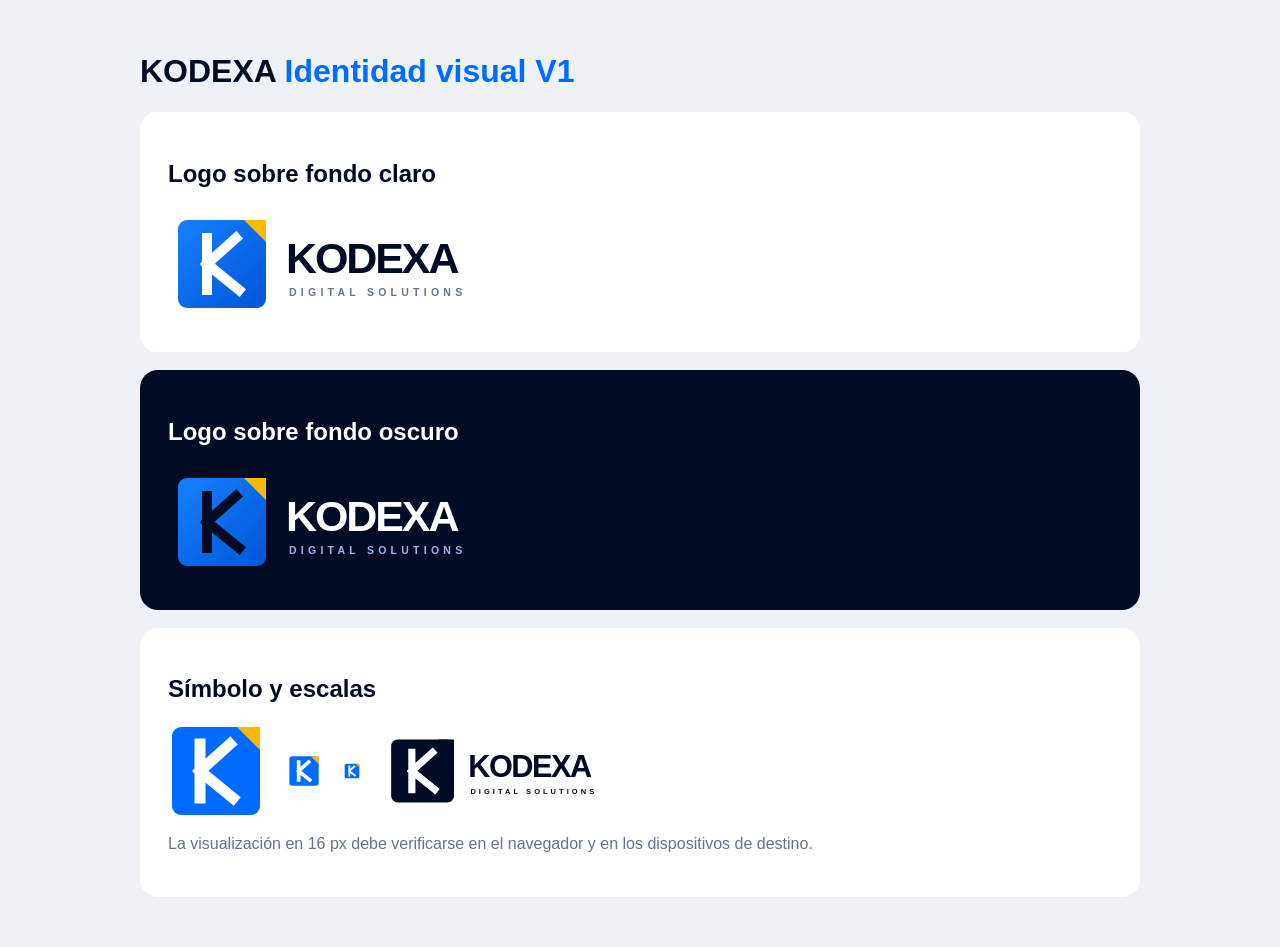
<file: preview.html>
<!doctype html><html lang="es"><meta charset="utf-8"><meta name="viewport" content="width=device-width,initial-scale=1"><title>KODEXA — Brand kit preview</title>
<style>
*{box-sizing:border-box}body{margin:0;padding:32px;background:#eef2f7;color:#020b24;font:16px Inter,Arial,sans-serif}
main{max-width:1000px;margin:auto}h1{font-size:32px}section{padding:28px;margin:18px 0;border-radius:18px;background:white}
.dark{background:#020b24;color:white}.row{display:flex;align-items:center;gap:24px;flex-wrap:wrap}
img{max-width:100%;height:auto}.icon{width:96px;height:96px}.favicon{width:16px;height:16px;image-rendering:auto}.small{width:32px;height:32px}
p{color:#64748b}.dark p{color:#9bb6e8}
</style><main><h1>KODEXA <span style="color:#006bff">Identidad visual V1</span></h1>
<section><h2>Logo sobre fondo claro</h2><img src="assets/logo-dark.svg" width="420" alt="KODEXA logo oscuro"></section>
<section class="dark"><h2>Logo sobre fondo oscuro</h2><img src="assets/logo-white.svg" width="420" alt="KODEXA logo blanco"></section>
<section><h2>Símbolo y escalas</h2><div class="row"><img class="icon" src="assets/logo-icon.svg"><img class="small" src="assets/favicon.svg"><img class="favicon" src="assets/favicon.svg"><img src="assets/logo-mono.svg" width="300"></div><p>La visualización en 16 px debe verificarse en el navegador y en los dispositivos de destino.</p></section></main></html>
</file>
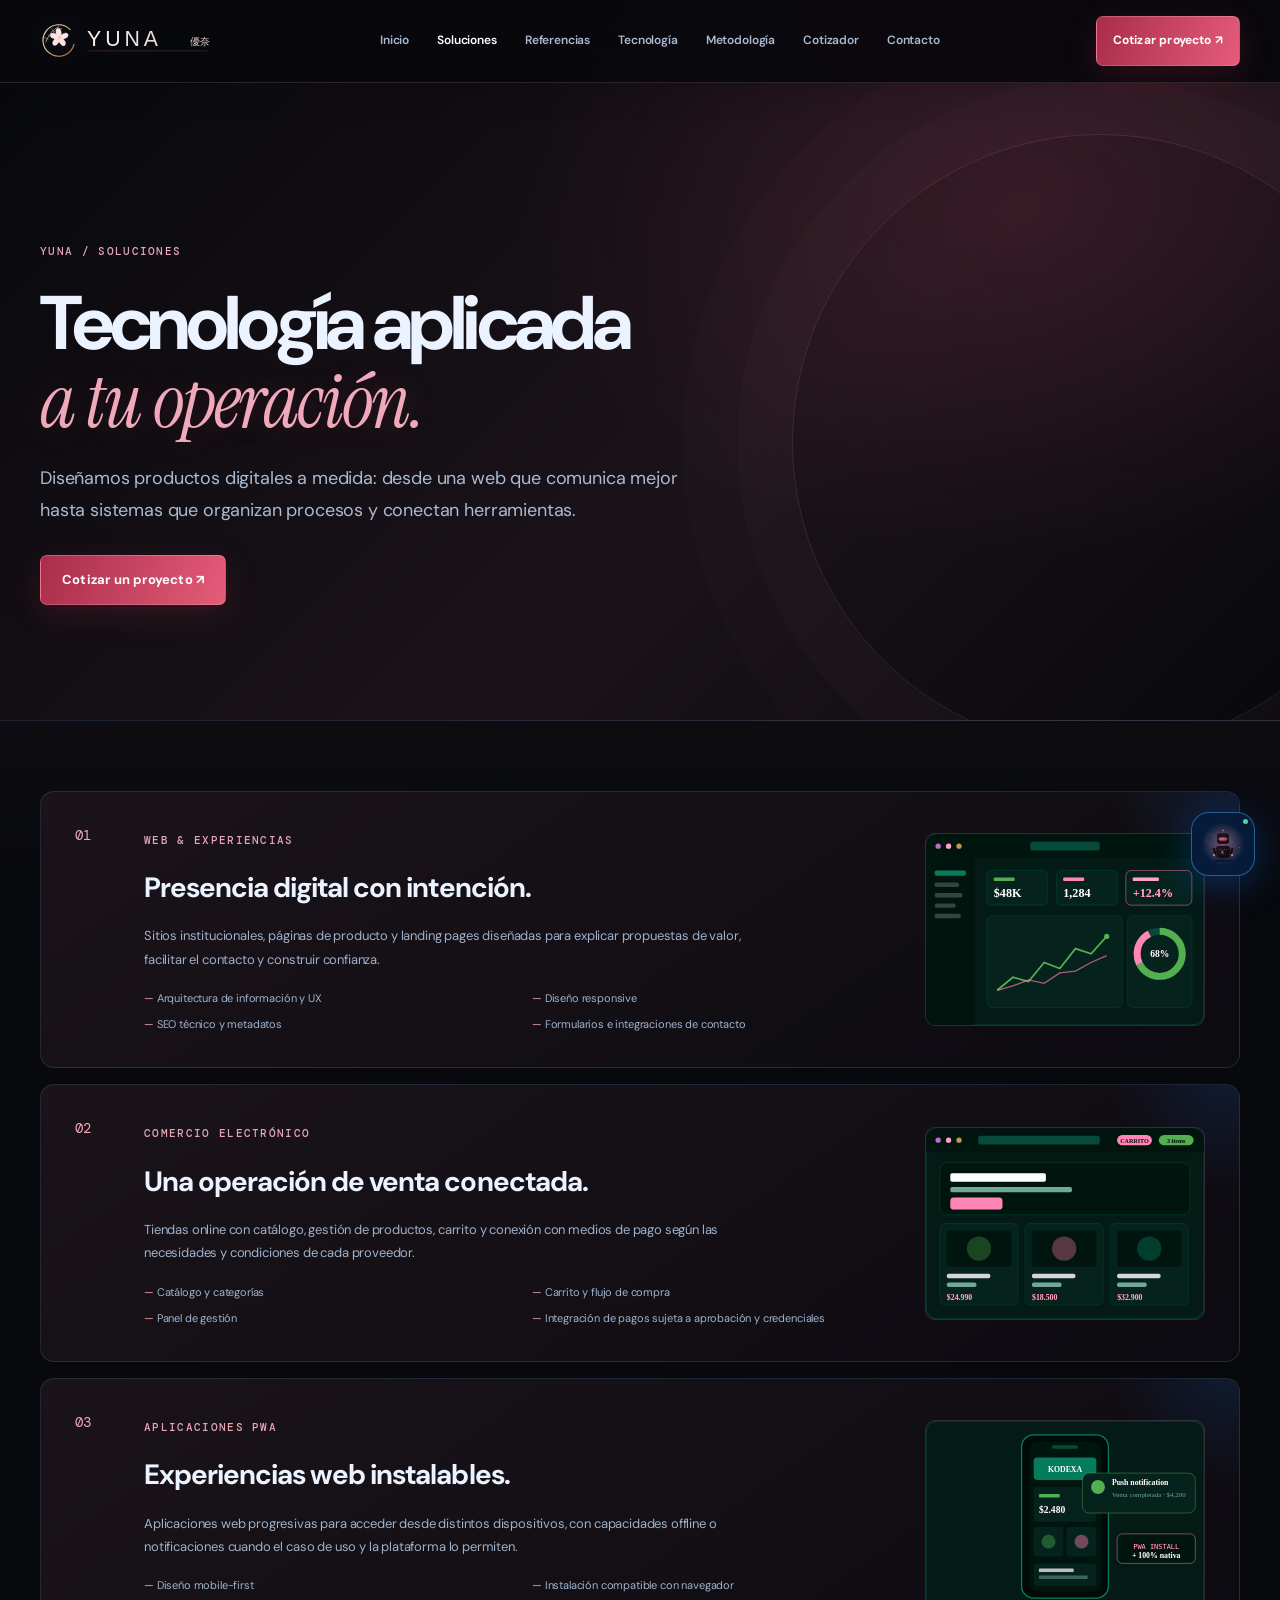
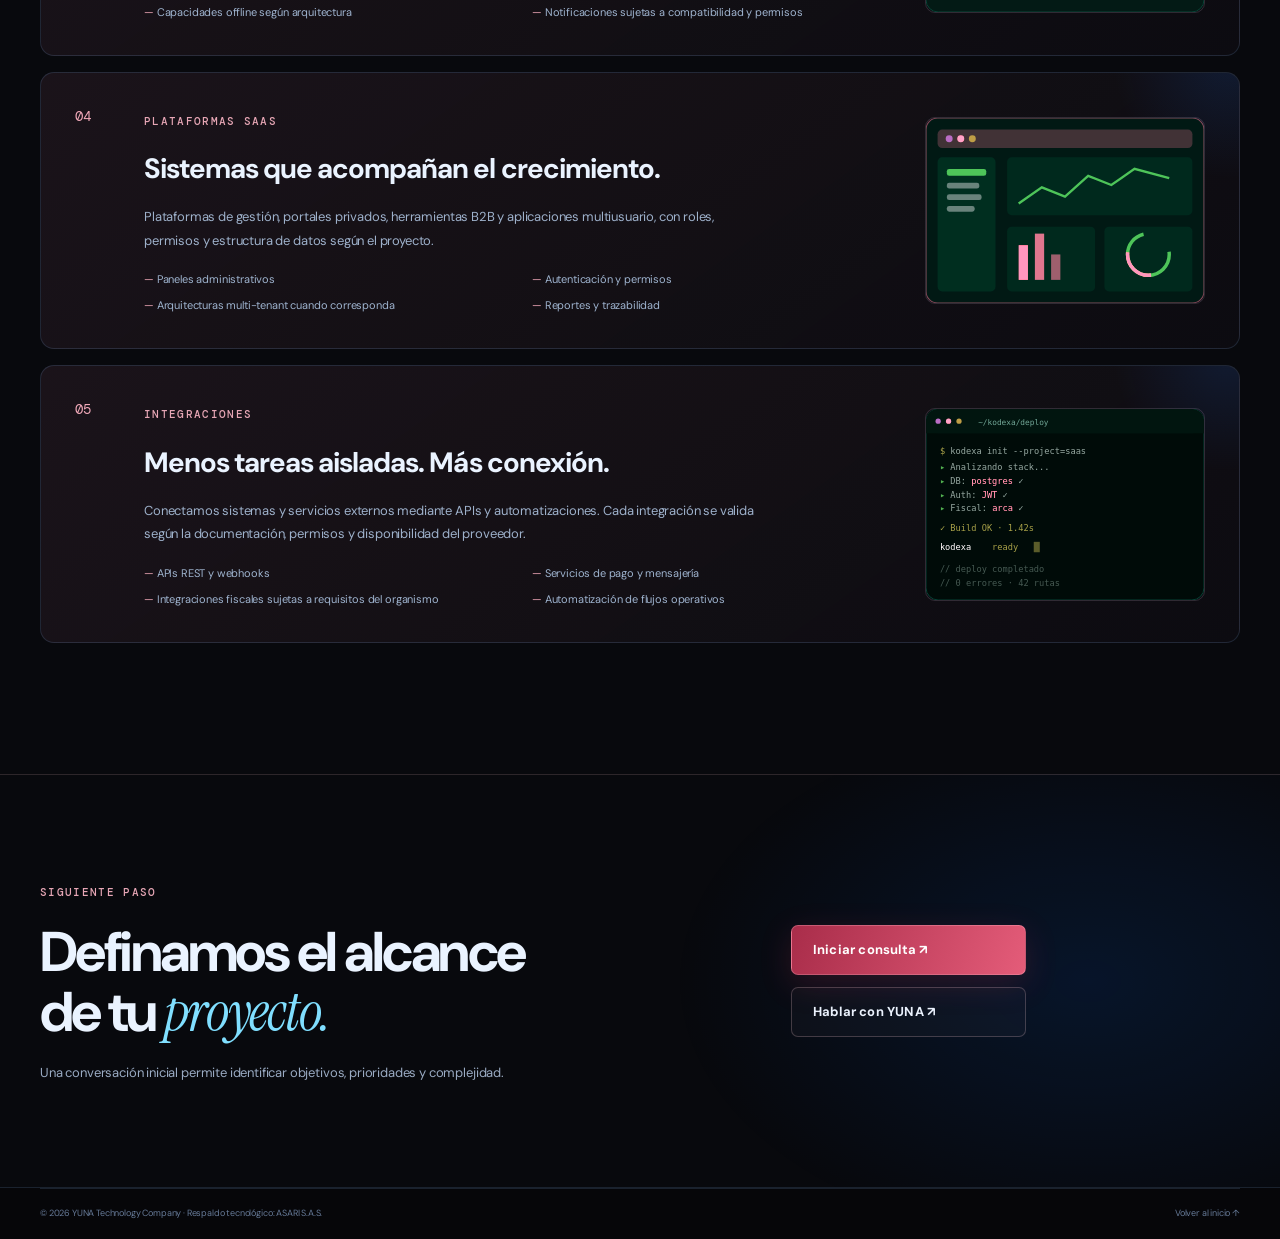
<file: soluciones.html>
<!doctype html>
<html lang="es"><head><meta charset="utf-8"><meta name="viewport" content="width=device-width,initial-scale=1"><title>Soluciones tecnológicas — YUNA</title><meta name="description" content="Conocé las soluciones de desarrollo web, comercio electrónico, PWA, SaaS e integraciones de YUNA."><link rel="icon" href="assets/yuna/yuna-icon.svg" type="image/svg+xml"><link rel="stylesheet" href="styles.css">
  <link rel="stylesheet" href="kodexa-v5.css"><link rel="stylesheet" href="kodexa-identity.css"><link rel="preconnect" href="https://fonts.googleapis.com"><link href="https://fonts.googleapis.com/css2?family=DM+Mono:wght@400;500&family=DM+Sans:wght@400;500;600;700;800&family=Instrument+Serif:ital@0;1&display=swap" rel="stylesheet">  <link rel="stylesheet" href="yuna.css">
</head>
<body class="v5"><a class="skip-link" href="#main">Saltar al contenido</a><header class="site-header"><div class="container header-inner"><a class="brand" href="index.html"><img src="assets/yuna/yuna-logo.svg" width="210" height="56" alt="YUNA Technology Company"></a><button class="menu-toggle" aria-label="Abrir navegación" aria-expanded="false" aria-controls="primary-nav"><span></span><span></span></button><nav class="primary-nav" id="primary-nav"><a href="index.html#inicio">Inicio</a><a href="index.html#soluciones" aria-current="page">Soluciones</a><a href="index.html#referencias">Referencias</a><a href="tecnologia.html">Tecnología</a><a href="index.html#proceso">Metodología</a><a href="cotizador.html">Cotizador</a><a href="index.html#contacto">Contacto</a></nav><a class="button button-small button-primary header-action" href="cotizador.html">Cotizar proyecto ↗</a></div></header>
<main id="main"><section class="subpage-hero section-shell"><div class="container"><span class="eyebrow">YUNA / SOLUCIONES</span><h1>Tecnología aplicada<br><em>a tu operación.</em></h1><p>Diseñamos productos digitales a medida: desde una web que comunica mejor hasta sistemas que organizan procesos y conectan herramientas.</p><a class="button button-primary" href="cotizador.html">Cotizar un proyecto ↗</a></div></section>
<section class="section-shell subpage-content"><div class="container detail-list">
<article class="detail-row" id="web"><span class="detail-number">01</span><div><span class="eyebrow">WEB & EXPERIENCIAS</span><h2>Presencia digital con intención.</h2><p>Sitios institucionales, páginas de producto y landing pages diseñadas para explicar propuestas de valor, facilitar el contacto y construir confianza.</p><ul><li>Arquitectura de información y UX</li><li>Diseño responsive</li><li>SEO técnico y metadatos</li><li>Formularios e integraciones de contacto</li></ul></div><img src="assets/mock-dashboard.svg" alt="Interfaz web conceptual" loading="lazy"></article>
<article class="detail-row" id="ecommerce"><span class="detail-number">02</span><div><span class="eyebrow">COMERCIO ELECTRÓNICO</span><h2>Una operación de venta conectada.</h2><p>Tiendas online con catálogo, gestión de productos, carrito y conexión con medios de pago según las necesidades y condiciones de cada proveedor.</p><ul><li>Catálogo y categorías</li><li>Carrito y flujo de compra</li><li>Panel de gestión</li><li>Integración de pagos sujeta a aprobación y credenciales</li></ul></div><img src="assets/mock-store.svg" alt="Interfaz conceptual de e-commerce" loading="lazy"></article>
<article class="detail-row" id="pwa"><span class="detail-number">03</span><div><span class="eyebrow">APLICACIONES PWA</span><h2>Experiencias web instalables.</h2><p>Aplicaciones web progresivas para acceder desde distintos dispositivos, con capacidades offline o notificaciones cuando el caso de uso y la plataforma lo permiten.</p><ul><li>Diseño mobile-first</li><li>Instalación compatible con navegador</li><li>Capacidades offline según arquitectura</li><li>Notificaciones sujetas a compatibilidad y permisos</li></ul></div><img src="assets/mock-pwa.svg" alt="Interfaz conceptual de aplicación web progresiva" loading="lazy"></article>
<article class="detail-row" id="saas"><span class="detail-number">04</span><div><span class="eyebrow">PLATAFORMAS SAAS</span><h2>Sistemas que acompañan el crecimiento.</h2><p>Plataformas de gestión, portales privados, herramientas B2B y aplicaciones multiusuario, con roles, permisos y estructura de datos según el proyecto.</p><ul><li>Paneles administrativos</li><li>Autenticación y permisos</li><li>Arquitecturas multi-tenant cuando corresponda</li><li>Reportes y trazabilidad</li></ul></div><img src="assets/mock-saas.svg" alt="Panel conceptual de plataforma multiempresa" loading="lazy"></article>
<article class="detail-row" id="integraciones"><span class="detail-number">05</span><div><span class="eyebrow">INTEGRACIONES</span><h2>Menos tareas aisladas. Más conexión.</h2><p>Conectamos sistemas y servicios externos mediante APIs y automatizaciones. Cada integración se valida según la documentación, permisos y disponibilidad del proveedor.</p><ul><li>APIs REST y webhooks</li><li>Servicios de pago y mensajería</li><li>Integraciones fiscales sujetas a requisitos del organismo</li><li>Automatización de flujos operativos</li></ul></div><img src="assets/mock-terminal.svg" alt="Interfaz conceptual de integración y automatización" loading="lazy"></article>
</div></section><section class="contact-section"><div class="container contact-layout"><div><span class="eyebrow">SIGUIENTE PASO</span><h2>Definamos el alcance<br>de tu <em>proyecto.</em></h2><p>Una conversación inicial permite identificar objetivos, prioridades y complejidad.</p></div><div class="contact-actions"><a class="button button-primary" href="contacto.html?tipo=general&origen=cta-soluciones">Iniciar consulta ↗</a><a class="button button-secondary" href="contacto.html?tipo=general&origen=whatsapp-soluciones">Hablar con YUNA ↗</a></div></div></section></main>
<footer class="site-footer"><div class="container footer-bottom"><span>© 2026 YUNA Technology Company · Respaldo tecnológico: ASARI S.A.S.</span><a href="index.html">Volver al inicio ↑</a></div></footer>

<div class="copilot-root" id="kodexa-copilot">
  <button class="copilot-launcher" type="button" aria-label="Abrir YUNA Copiloto" aria-expanded="false" aria-controls="copilot-panel" id="copilot-launcher"><img src="assets/kodexa-assistant.svg" alt=""><span class="launcher-pulse"></span></button>
  <section class="copilot-panel" id="copilot-panel" role="dialog" aria-modal="false" aria-labelledby="copilot-title" aria-hidden="true">
    <header class="copilot-header"><div class="copilot-avatar"><img src="assets/kodexa-assistant.svg" alt=""></div><div><strong id="copilot-title">YUNA Copiloto</strong><span><i></i> Asistente de orientación</span></div><button type="button" class="copilot-close" id="copilot-close" aria-label="Cerrar asistente">×</button></header>
    <div class="copilot-context">PUEDO AYUDARTE A EXPLORAR YUNA</div>
    <div class="copilot-messages" id="copilot-messages" aria-live="polite" aria-relevant="additions text"><div class="chat-message bot-message">¡Hola! Soy el copiloto de YUNA. Puedo orientarte sobre soluciones, planes y cómo iniciar un proyecto. ¿Qué necesitás resolver?</div></div>
    <div class="copilot-suggestions" id="copilot-suggestions"><button type="button" data-intent="quote">Quiero cotizar</button><button type="button" data-intent="services">Ver soluciones</button><button type="button" data-intent="plans">Consultar planes</button><button type="button" data-intent="contact">Hablar con una persona</button></div>
    <form class="copilot-form" id="copilot-form"><label class="visually-hidden" for="copilot-input">Escribí tu consulta</label><input id="copilot-input" name="message" type="text" maxlength="400" placeholder="Escribí tu consulta..." autocomplete="off"><button type="submit" aria-label="Enviar mensaje">↑</button></form>
    <div class="copilot-disclaimer">Asistente automático de orientación. No consulta proyectos ni reemplaza asesoramiento técnico.</div>
  </section>
</div>
<script src="script.js" defer></script></body></html>
</file>
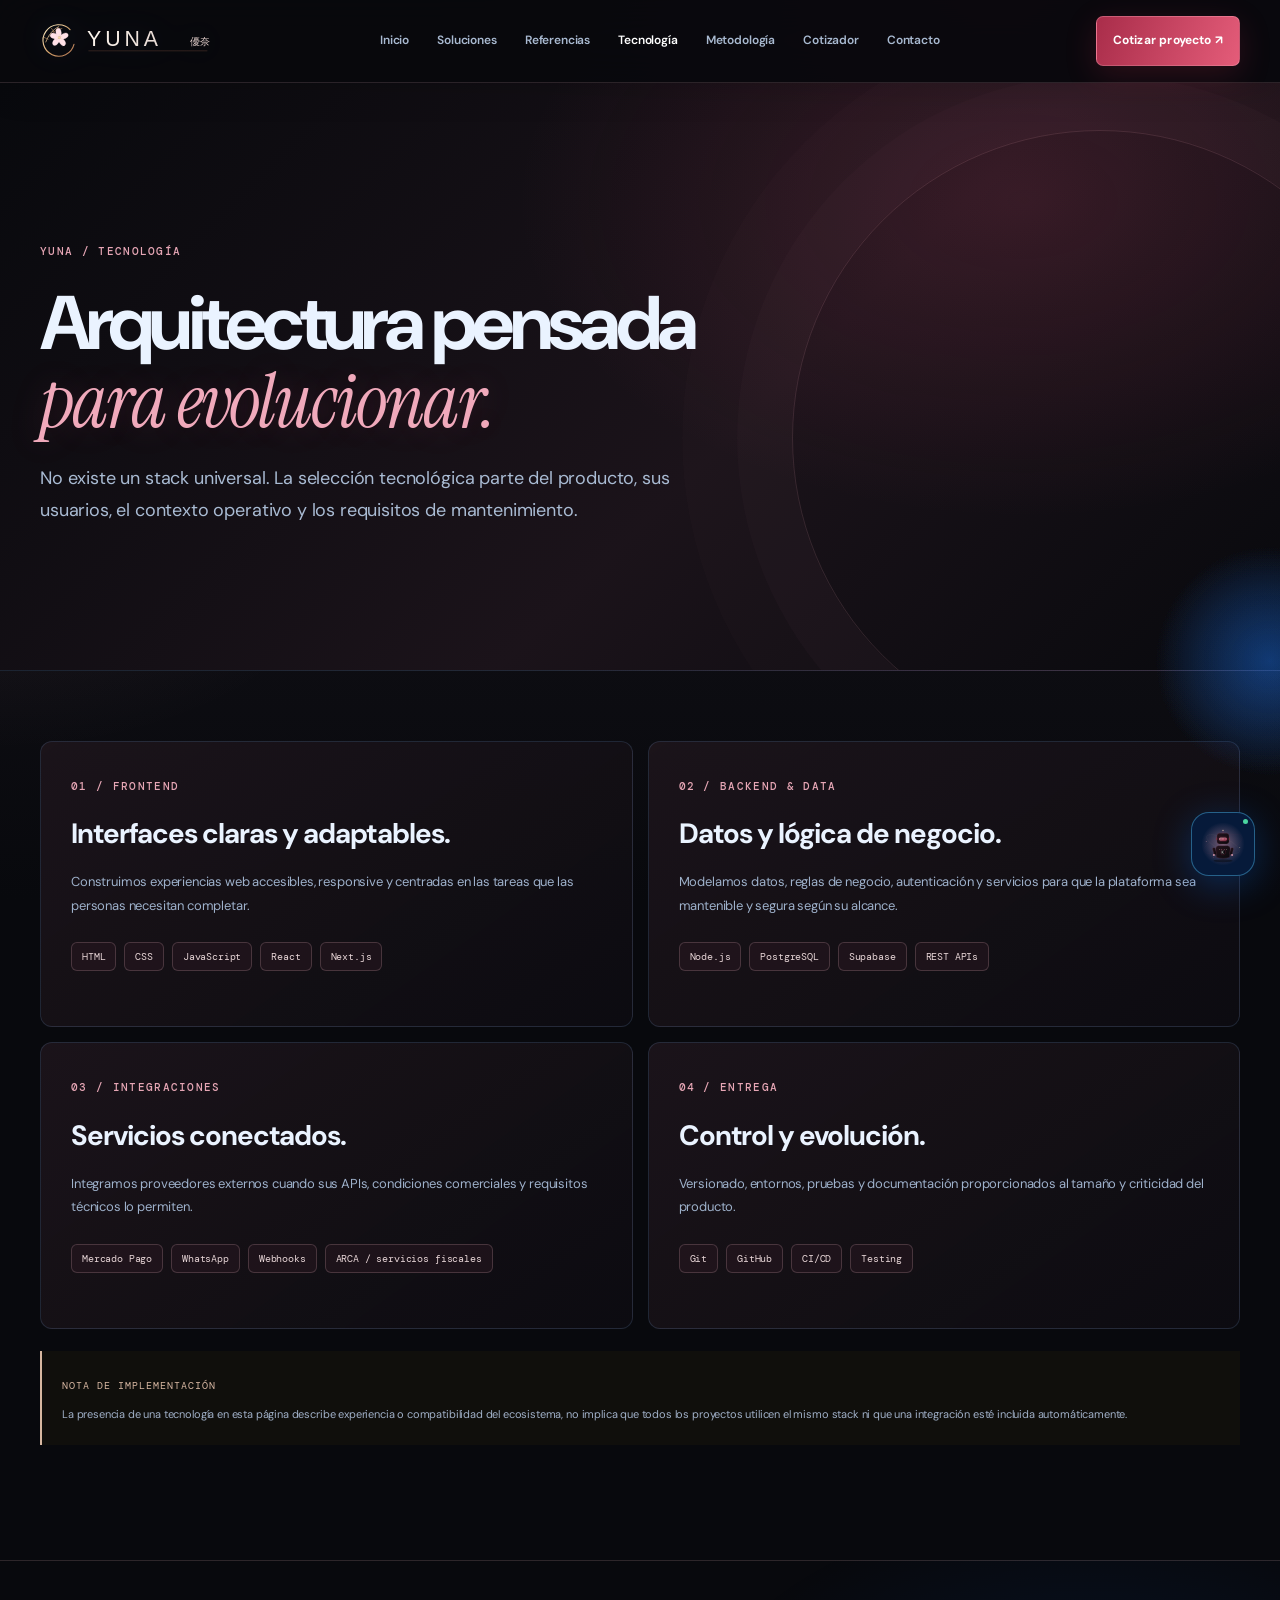
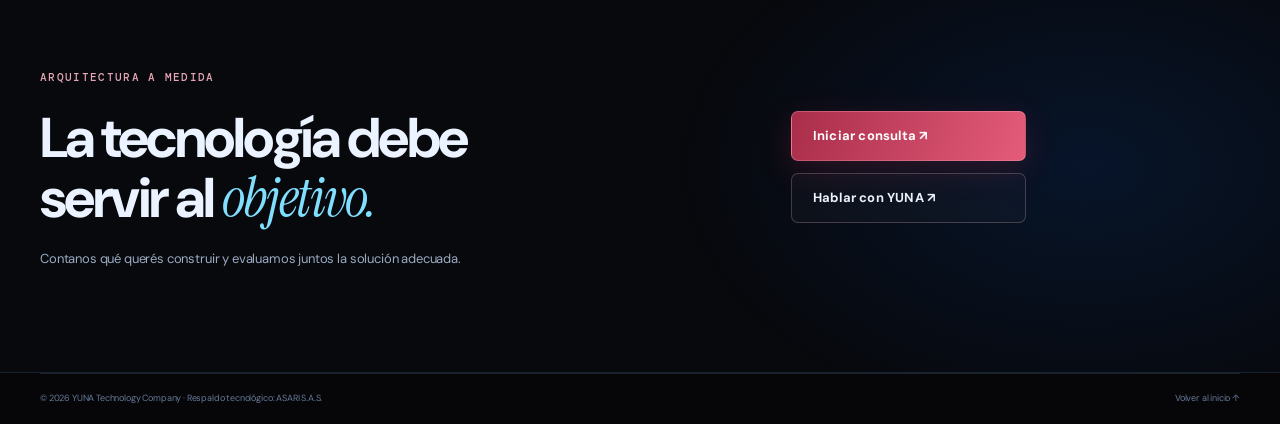
<file: tecnologia.html>
<!doctype html>
<html lang="es"><head><meta charset="utf-8"><meta name="viewport" content="width=device-width,initial-scale=1"><title>Tecnología e ingeniería — YUNA</title><meta name="description" content="Conocé el enfoque de arquitectura, desarrollo e integración tecnológica de YUNA."><link rel="icon" href="assets/yuna/yuna-icon.svg" type="image/svg+xml"><link rel="stylesheet" href="styles.css">
  <link rel="stylesheet" href="kodexa-v5.css"><link rel="stylesheet" href="kodexa-identity.css"><link rel="preconnect" href="https://fonts.googleapis.com"><link href="https://fonts.googleapis.com/css2?family=DM+Mono:wght@400;500&family=DM+Sans:wght@400;500;600;700;800&family=Instrument+Serif:ital@0;1&display=swap" rel="stylesheet">  <link rel="stylesheet" href="yuna.css">
</head>
<body class="v5"><a class="skip-link" href="#main">Saltar al contenido</a><header class="site-header"><div class="container header-inner"><a class="brand" href="index.html"><img src="assets/yuna/yuna-logo.svg" width="210" height="56" alt="YUNA Technology Company"></a><button class="menu-toggle" aria-label="Abrir navegación" aria-expanded="false" aria-controls="primary-nav"><span></span><span></span></button><nav class="primary-nav" id="primary-nav"><a href="index.html#inicio">Inicio</a><a href="soluciones.html">Soluciones</a><a href="index.html#referencias">Referencias</a><a href="index.html#enfoque" aria-current="page">Tecnología</a><a href="index.html#proceso">Metodología</a><a href="cotizador.html">Cotizador</a><a href="index.html#contacto">Contacto</a></nav><a class="button button-small button-primary header-action" href="cotizador.html">Cotizar proyecto ↗</a></div></header>
<main id="main"><section class="subpage-hero section-shell"><div class="container"><span class="eyebrow">YUNA / TECNOLOGÍA</span><h1>Arquitectura pensada<br><em>para evolucionar.</em></h1><p>No existe un stack universal. La selección tecnológica parte del producto, sus usuarios, el contexto operativo y los requisitos de mantenimiento.</p></div></section>
<section class="section-shell subpage-content"><div class="container technology-detail-grid"><article><span class="eyebrow">01 / FRONTEND</span><h2>Interfaces claras y adaptables.</h2><p>Construimos experiencias web accesibles, responsive y centradas en las tareas que las personas necesitan completar.</p><div class="tech-tags"><span>HTML</span><span>CSS</span><span>JavaScript</span><span>React</span><span>Next.js</span></div></article><article><span class="eyebrow">02 / BACKEND & DATA</span><h2>Datos y lógica de negocio.</h2><p>Modelamos datos, reglas de negocio, autenticación y servicios para que la plataforma sea mantenible y segura según su alcance.</p><div class="tech-tags"><span>Node.js</span><span>PostgreSQL</span><span>Supabase</span><span>REST APIs</span></div></article><article><span class="eyebrow">03 / INTEGRACIONES</span><h2>Servicios conectados.</h2><p>Integramos proveedores externos cuando sus APIs, condiciones comerciales y requisitos técnicos lo permiten.</p><div class="tech-tags"><span>Mercado Pago</span><span>WhatsApp</span><span>Webhooks</span><span>ARCA / servicios fiscales</span></div></article><article><span class="eyebrow">04 / ENTREGA</span><h2>Control y evolución.</h2><p>Versionado, entornos, pruebas y documentación proporcionados al tamaño y criticidad del producto.</p><div class="tech-tags"><span>Git</span><span>GitHub</span><span>CI/CD</span><span>Testing</span></div></article></div>
<div class="container tech-note"><span>NOTA DE IMPLEMENTACIÓN</span><p>La presencia de una tecnología en esta página describe experiencia o compatibilidad del ecosistema, no implica que todos los proyectos utilicen el mismo stack ni que una integración esté incluida automáticamente.</p></div></section><section class="contact-section"><div class="container contact-layout"><div><span class="eyebrow">ARQUITECTURA A MEDIDA</span><h2>La tecnología debe<br>servir al <em>objetivo.</em></h2><p>Contanos qué querés construir y evaluamos juntos la solución adecuada.</p></div><div class="contact-actions"><a class="button button-primary" href="contacto.html?tipo=general&origen=cta-tecnologia">Iniciar consulta ↗</a><a class="button button-secondary" href="contacto.html?tipo=general&origen=whatsapp-tecnologia">Hablar con YUNA ↗</a></div></div></section></main>
<footer class="site-footer"><div class="container footer-bottom"><span>© 2026 YUNA Technology Company · Respaldo tecnológico: ASARI S.A.S.</span><a href="index.html">Volver al inicio ↑</a></div></footer>
<div class="copilot-root" id="kodexa-copilot">
  <button class="copilot-launcher" type="button" aria-label="Abrir YUNA Copiloto" aria-expanded="false" aria-controls="copilot-panel" id="copilot-launcher"><img src="assets/kodexa-assistant.svg" alt=""><span class="launcher-pulse"></span></button>
  <section class="copilot-panel" id="copilot-panel" role="dialog" aria-modal="false" aria-labelledby="copilot-title" aria-hidden="true">
    <header class="copilot-header"><div class="copilot-avatar"><img src="assets/kodexa-assistant.svg" alt=""></div><div><strong id="copilot-title">YUNA Copiloto</strong><span><i></i> Asistente de orientación</span></div><button type="button" class="copilot-close" id="copilot-close" aria-label="Cerrar asistente">×</button></header>
    <div class="copilot-context">PUEDO AYUDARTE A EXPLORAR YUNA</div>
    <div class="copilot-messages" id="copilot-messages" aria-live="polite" aria-relevant="additions text"><div class="chat-message bot-message">¡Hola! Soy el copiloto de YUNA. Puedo orientarte sobre soluciones, planes y cómo iniciar un proyecto. ¿Qué necesitás resolver?</div></div>
    <div class="copilot-suggestions" id="copilot-suggestions"><button type="button" data-intent="quote">Quiero cotizar</button><button type="button" data-intent="services">Ver soluciones</button><button type="button" data-intent="plans">Consultar planes</button><button type="button" data-intent="contact">Hablar con una persona</button></div>
    <form class="copilot-form" id="copilot-form"><label class="visually-hidden" for="copilot-input">Escribí tu consulta</label><input id="copilot-input" name="message" type="text" maxlength="400" placeholder="Escribí tu consulta..." autocomplete="off"><button type="submit" aria-label="Enviar mensaje">↑</button></form>
    <div class="copilot-disclaimer">Asistente automático de orientación. No consulta proyectos ni reemplaza asesoramiento técnico.</div>
  </section>
</div>
<script src="script.js" defer></script></body></html>
</file>
<file: styles.css>
/* KODEXA V3 — Enterprise design system */
:root{
  --kdx-navy:#020B24;--kdx-navy-2:#06142F;--kdx-navy-3:#0B1B39;
  --kdx-blue:#006BFF;--kdx-blue-hover:#0058D6;--kdx-cyan:#00C8FF;--kdx-gold:#FFB800;
  --kdx-white:#FFFFFF;--kdx-ink:#F4F7FC;--kdx-muted:#9AAAC3;--kdx-dim:#6F819D;
  --kdx-line:rgba(148,174,214,.16);--kdx-line-strong:rgba(0,200,255,.32);
  --kdx-sans:"DM Sans",Inter,system-ui,sans-serif;--kdx-mono:"DM Mono",monospace;--kdx-serif:"Instrument Serif",Georgia,serif;
  --kdx-container:1200px;--kdx-radius:16px;--kdx-radius-lg:24px;
  --kdx-ease:cubic-bezier(.2,.7,.2,1);
}
*{box-sizing:border-box;margin:0;padding:0}
html{scroll-behavior:smooth;scroll-padding-top:100px}
body{min-width:320px;background:var(--kdx-navy);color:var(--kdx-ink);font-family:var(--kdx-sans);font-size:16px;line-height:1.65;-webkit-font-smoothing:antialiased}
body:before{content:"";position:fixed;inset:0;z-index:-1;pointer-events:none;background:radial-gradient(ellipse 60% 45% at 80% -5%,rgba(0,107,255,.12),transparent 70%),linear-gradient(180deg,#020B24 0%,#04102A 54%,#020B24 100%)}
a{color:inherit;text-decoration:none}
button,input{font:inherit}
button,a{-webkit-tap-highlight-color:transparent}
img{max-width:100%;display:block}
.container{width:min(calc(100% - 48px),var(--kdx-container));margin-inline:auto}
.section-shell{position:relative;padding:clamp(76px,9vw,132px) 0}
.skip-link{position:fixed;z-index:500;top:12px;left:12px;padding:12px 16px;background:#fff;color:#020B24;border-radius:8px;transform:translateY(-160%)}
.skip-link:focus{transform:translateY(0)}
.visually-hidden{position:absolute!important;width:1px;height:1px;padding:0;margin:-1px;overflow:hidden;clip:rect(0,0,0,0);white-space:nowrap;border:0}
:focus-visible{outline:2px solid var(--kdx-cyan);outline-offset:4px}
.eyebrow{display:inline-flex;align-items:center;gap:10px;color:#8CB9F5;font:500 11px/1.3 var(--kdx-mono);letter-spacing:.12em;text-transform:uppercase}
.status-dot{width:7px;height:7px;border-radius:50%;background:#4BD6A0;box-shadow:0 0 0 4px rgba(75,214,160,.1)}
.eyebrow-divider{color:#526581}
.button{display:inline-flex;align-items:center;justify-content:center;gap:18px;min-height:52px;padding:0 21px;border:1px solid transparent;border-radius:9px;font-size:13px;font-weight:700;letter-spacing:.01em;transition:background .2s,border-color .2s,transform .2s,color .2s}
.button:hover{transform:translateY(-2px)}
.button-primary{background:var(--kdx-blue);color:white;box-shadow:0 8px 28px rgba(0,107,255,.18)}
.button-primary:hover{background:var(--kdx-blue-hover)}
.button-secondary,.button-outline{border-color:rgba(172,194,226,.24);background:rgba(255,255,255,.025);color:#EAF1FC}
.button-secondary:hover,.button-outline:hover{border-color:var(--kdx-cyan);background:rgba(0,200,255,.06)}
.button-small{min-height:42px;padding:0 16px;font-size:12px}
.site-header{position:sticky;top:0;z-index:100;background:rgba(2,11,36,.78);border-bottom:1px solid transparent;backdrop-filter:blur(18px);-webkit-backdrop-filter:blur(18px);transition:border-color .2s,background .2s}
.site-header.is-scrolled{border-color:var(--kdx-line);background:rgba(2,11,36,.94)}
.header-inner{height:82px;display:flex;align-items:center;justify-content:space-between;gap:30px}
.brand img{width:190px;height:auto}
.primary-nav{display:flex;align-items:center;gap:clamp(14px,2.2vw,30px)}
.primary-nav a{color:#A9B8CE;font-size:12px;font-weight:600;transition:color .2s}
.primary-nav a:hover,.primary-nav a[aria-current="page"]{color:#fff}
.header-action{white-space:nowrap}
.menu-toggle{display:none;width:44px;height:44px;border:1px solid var(--kdx-line);border-radius:8px;background:transparent;color:#fff}
.menu-toggle span{display:block;width:18px;height:1px;background:#fff;margin:5px auto;transition:transform .2s}
.menu-toggle[aria-expanded="true"] span:first-child{transform:translateY(3px) rotate(45deg)}
.menu-toggle[aria-expanded="true"] span:last-child{transform:translateY(-3px) rotate(-45deg)}
.hero{min-height:calc(100svh - 82px);padding:clamp(64px,8vh,100px) 0 28px;display:flex;flex-direction:column;justify-content:center;overflow:hidden}
.hero-layout{display:grid;grid-template-columns:minmax(0,.94fr) minmax(480px,1.06fr);align-items:center;gap:clamp(36px,6vw,84px)}
.hero-copy{position:relative;z-index:2;padding:12px 0}
.hero-copy h1,.subpage-hero h1{margin:26px 0 24px;font-size:clamp(43px,5.4vw,72px);line-height:1.04;letter-spacing:-.055em;font-weight:700}
h1 em,h2 em{font-family:var(--kdx-serif);font-weight:400;font-style:italic;letter-spacing:-.025em;color:#80DFFF}
.hero-lead{max-width:560px;color:#B7C5D9;font-size:clamp(16px,1.5vw,19px);line-height:1.7}
.hero-actions{display:flex;flex-wrap:wrap;gap:12px;margin-top:34px}
.hero-proof{display:flex;align-items:center;gap:13px;margin-top:58px;color:#7386A3;font:11px var(--kdx-mono);letter-spacing:.025em}
.proof-line{width:34px;height:1px;background:var(--kdx-gold)}
.hero-stage{position:relative;min-width:0;padding:20px 22px 16px;border:1px solid rgba(120,157,211,.2);border-radius:18px;background:linear-gradient(145deg,rgba(12,31,64,.92),rgba(4,14,37,.88));box-shadow:0 30px 90px rgba(0,0,0,.22)}
.stage-topline,.stage-caption{display:flex;justify-content:space-between;color:#7890B3;font:10px var(--kdx-mono);letter-spacing:.1em}
.stage-main{position:relative;min-height:390px;padding:28px 12px 18px}
.stage-window{position:absolute;left:3%;top:7%;width:82%;border:1px solid rgba(122,166,226,.26);border-radius:12px;overflow:hidden;background:#091A37;box-shadow:0 28px 70px rgba(0,0,0,.35)}
.window-bar{height:31px;display:flex;align-items:center;gap:6px;padding:0 12px;background:#0C2044;border-bottom:1px solid rgba(144,174,218,.12)}
.window-bar i,.preview-top i{width:6px;height:6px;border-radius:50%;background:#7186A4}
.window-bar i:first-child{background:#F27878}.window-bar i:nth-child(2){background:#E9BC60}.window-bar i:nth-child(3){background:#56C99A}
.window-bar span{margin:auto;color:#6F83A2;font:9px var(--kdx-mono)}
.dashboard-body{display:flex;min-height:280px}
.dash-sidebar{width:48px;flex-shrink:0;padding:14px 12px;background:#07152F;border-right:1px solid rgba(144,174,218,.1);display:flex;align-items:center;flex-direction:column;gap:18px}
.dash-sidebar b{color:var(--kdx-cyan);font-size:13px}.dash-sidebar i{width:13px;height:13px;border:1px solid #3B5A84;border-radius:4px}
.dash-content{flex:1;padding:18px 20px}
.dash-heading{display:flex;justify-content:space-between;color:#DCE7F8;font-size:12px;font-weight:700}
.dash-heading b{color:#7185A5}
.dash-metrics{display:grid;grid-template-columns:1fr 1fr;gap:10px;margin-top:17px}
.dash-metrics div{padding:12px;border:1px solid rgba(135,172,225,.15);border-radius:7px;background:rgba(255,255,255,.025)}
.dash-metrics small,.dash-metrics strong,.dash-metrics em{display:block}.dash-metrics small{color:#7185A5;font-size:9px}.dash-metrics strong{margin:4px 0;color:#F4F8FF;font-size:19px}.dash-metrics em{color:#51D7A3;font-size:9px;font-style:normal}
.chart-card{margin-top:12px;padding:12px 12px 2px;border:1px solid rgba(135,172,225,.15);border-radius:7px}
.chart-title{display:flex;justify-content:space-between;color:#DCE7F8;font-size:9px}.chart-title span{color:#7185A5;font-size:8px}.chart-card svg{width:100%;height:auto;margin-top:8px}
.stage-card{position:absolute;z-index:2;border:1px solid rgba(140,178,231,.24);border-radius:10px;background:#0B1D3B;box-shadow:0 20px 55px rgba(0,0,0,.32)}
.store-card{right:0;top:1%;width:34%;padding:13px}
.store-mark{color:#8BA7D1;font:9px var(--kdx-mono);letter-spacing:.1em}
.store-product{display:flex;gap:5px;margin:13px 0 10px}
.store-product span{height:46px;flex:1;border-radius:4px;background:linear-gradient(145deg,#17427A,#0B2349);border:1px solid rgba(0,200,255,.18)}
.store-product span:nth-child(2){background:linear-gradient(145deg,#69532C,#1D2943)}
.store-product span:nth-child(3){background:linear-gradient(145deg,#2E5670,#122542)}
.store-lines b,.store-lines small{display:block}.store-lines b{font-size:10px}.store-lines small{color:#7F94B4;font-size:8px}
.code-card{right:2%;bottom:3%;width:48%;padding:13px 15px}
.code-head{display:flex;justify-content:space-between;color:#8198BA;font:8px var(--kdx-mono);letter-spacing:.06em}.code-head b{color:#53D5A2}
.code-card code{display:block;margin-top:13px;color:#B6C8E3;font:9px/1.9 var(--kdx-mono)}
.code-card code i{padding-right:9px;color:#4F6A91;font-style:normal}
.stage-caption{margin-top:4px;padding-top:13px;border-top:1px solid rgba(140,178,231,.12);font-size:8px}
.hero-bottom{display:flex;align-items:center;gap:14px;margin-top:auto;padding-top:35px;color:#5D7191;font:9px var(--kdx-mono);letter-spacing:.1em}
.hero-bottom-line{width:58px;height:1px;background:rgba(0,200,255,.4)}
.section-heading{display:grid;grid-template-columns:1fr minmax(260px,.65fr);align-items:end;gap:55px;margin-bottom:48px}
.section-heading h2,.contact-layout h2{margin-top:17px;font-size:clamp(36px,4.4vw,56px);line-height:1.08;letter-spacing:-.045em}
.section-heading>p{max-width:440px;color:#9DADC4;font-size:14px;line-height:1.8;padding-bottom:5px}
.solutions-section{border-top:1px solid var(--kdx-line)}
.solutions-grid{display:grid;grid-template-columns:repeat(6,1fr);gap:12px}
.solution-card{grid-column:span 2;min-height:280px;padding:24px 25px 22px;display:flex;flex-direction:column;border:1px solid var(--kdx-line);border-radius:13px;background:linear-gradient(145deg,rgba(11,29,59,.76),rgba(5,17,42,.66));transition:border-color .25s,transform .25s,background .25s}
.solution-card:hover{border-color:rgba(0,200,255,.45);transform:translateY(-4px);background:rgba(12,34,69,.88)}
.solution-card-wide{grid-column:span 3;min-height:240px}
.card-index,.tech-label,.plan-top,.footer-label{color:#7892B7;font:10px var(--kdx-mono);letter-spacing:.1em}
.card-icon{height:48px;width:48px;margin:24px 0 17px;color:var(--kdx-cyan);border:1px solid rgba(0,200,255,.24);border-radius:11px;background:rgba(0,200,255,.045);display:flex;align-items:center;justify-content:center}
.icon-browser{position:relative;display:block}
.icon-browser i{position:relative;top:8px;left:8px;display:inline-block;width:5px;height:5px;margin-right:2px;border-radius:50%;background:#76A6DA}
.icon-browser b{position:absolute;left:8px;right:8px;top:19px;height:17px;border:1px solid #2C6C9A;border-radius:3px}
.icon-bag{font-size:31px}.icon-mobile i{width:18px;height:30px;border:1px solid var(--kdx-cyan);border-radius:4px;position:relative}.icon-mobile i:after{content:"";position:absolute;bottom:3px;left:7px;width:3px;height:3px;background:var(--kdx-cyan);border-radius:50%}
.icon-grid{display:grid;grid-template-columns:repeat(2,8px);gap:4px}.icon-grid i{width:8px;height:8px;border:1px solid var(--kdx-cyan);border-radius:2px}
.icon-nodes{position:relative}.icon-nodes i{position:absolute;width:8px;height:8px;border:1px solid var(--kdx-cyan);border-radius:50%}.icon-nodes i:first-child{left:8px;top:9px}.icon-nodes i:nth-child(2){right:7px;top:9px}.icon-nodes i:last-child{left:20px;bottom:7px}
.solution-card h3{font-size:18px;letter-spacing:-.025em}.solution-card p{max-width:340px;margin-top:9px;color:#91A3BE;font-size:12px;line-height:1.75}
.card-link{display:flex;justify-content:space-between;align-items:center;margin-top:auto;padding-top:23px;color:#B9CDE8;font-size:11px;font-weight:700}.card-link b{color:var(--kdx-cyan);font-size:16px}
.section-footnote{display:flex;align-items:center;gap:13px;margin-top:24px;padding:18px 20px;border:1px solid var(--kdx-line);border-radius:10px;color:#91A3BE;font-size:12px}
.footnote-mark{color:var(--kdx-gold);font-size:19px}.text-action,.footer-chat{margin-left:auto;padding:0;border:0;background:none;color:#8EDFFF;font-size:11px;font-weight:700;cursor:pointer;white-space:nowrap}
.technology-section{background:linear-gradient(180deg,rgba(7,22,49,.62),rgba(4,15,37,.18));border-block:1px solid var(--kdx-line)}
.technology-layout{display:grid;grid-template-columns:.8fr 1.2fr;gap:clamp(38px,7vw,95px);align-items:center}
.technology-copy h3{margin:18px 0 15px;font-size:29px;line-height:1.18;letter-spacing:-.04em}
.technology-copy>p{max-width:430px;color:#96A8C2;font-size:13px;line-height:1.8}
.tech-tags{display:flex;flex-wrap:wrap;gap:8px;margin:25px 0}
.tech-tags span{padding:7px 10px;border:1px solid rgba(137,166,207,.19);border-radius:6px;color:#B5C6DE;background:rgba(255,255,255,.025);font:10px var(--kdx-mono)}
.inline-link{display:inline-flex;gap:20px;align-items:center;margin-top:8px;color:#8EDFFF;font-size:12px;font-weight:700}.inline-link b{font-size:17px}
.product-preview{padding:18px;border:1px solid rgba(126,166,222,.24);border-radius:14px;background:#071731;box-shadow:0 30px 70px rgba(0,0,0,.2)}
.preview-top{display:flex;justify-content:space-between;align-items:center;color:#7892B7;font:9px var(--kdx-mono);letter-spacing:.1em}
.preview-top div{display:flex;gap:5px}.preview-tabs{display:flex;gap:7px;margin:17px 0 13px}
.preview-tab{padding:8px 12px;border:1px solid transparent;border-radius:6px;background:transparent;color:#8196B5;font-size:10px;cursor:pointer}
.preview-tab.is-active{border-color:rgba(0,200,255,.25);background:rgba(0,200,255,.07);color:#BDEFFF}
.preview-content{display:grid;grid-template-columns:1.15fr .85fr;gap:16px;align-items:center;min-height:180px}
.preview-content img{width:100%;border:1px solid rgba(126,166,222,.16);border-radius:8px}
.preview-content b,.preview-content span{display:block}.preview-content b{font-size:13px}.preview-content span{margin-top:7px;color:#8B9DB8;font-size:10px;line-height:1.7}
.preview-bottom{display:flex;justify-content:space-between;margin-top:14px;padding-top:12px;border-top:1px solid var(--kdx-line);color:#7085A5;font:8px var(--kdx-mono);letter-spacing:.08em}
.methodology-section{border-bottom:1px solid var(--kdx-line)}
.compact-heading{margin-bottom:58px}
.process-grid{display:grid;grid-template-columns:repeat(4,1fr);gap:22px}
.process-step{position:relative;padding:0 16px 0 0}
.process-step>span{color:var(--kdx-cyan);font:14px var(--kdx-mono)}
.process-rule{height:1px;margin:22px 0 20px;background:linear-gradient(90deg,rgba(0,200,255,.75),rgba(135,166,207,.14))}
.process-step h3{font-size:17px}.process-step p{margin-top:10px;color:#91A3BE;font-size:12px;line-height:1.8}
.plans-section{background:rgba(7,22,49,.36)}
.plans-grid{display:grid;grid-template-columns:repeat(3,1fr);gap:13px}
.plan-card{position:relative;padding:26px 25px 24px;border:1px solid var(--kdx-line);border-radius:13px;background:rgba(7,22,49,.68)}
.plan-featured{border-color:rgba(0,200,255,.43);background:linear-gradient(155deg,rgba(9,37,74,.94),rgba(5,18,43,.9));box-shadow:0 18px 55px rgba(0,0,0,.16)}
.plan-top{display:flex;justify-content:space-between;align-items:center}
.plan-dot{width:6px;height:6px;border-radius:50%;background:#617895}
.featured-label{color:var(--kdx-gold);font:9px var(--kdx-mono);letter-spacing:.08em}
.plan-card h3{margin-top:27px;font-size:22px;letter-spacing:-.03em}
.plan-card>p{min-height:44px;margin-top:8px;color:#91A3BE;font-size:11px;line-height:1.7}
.plan-price{margin-top:23px;color:#F5F8FE;font-size:32px;font-weight:700;letter-spacing:-.045em}
.plan-card>small{display:block;color:#7589A6;font-size:9px}
.plan-card ul{list-style:none;margin:23px 0 26px;padding-top:17px;border-top:1px solid var(--kdx-line)}
.plan-card li{position:relative;padding:6px 0 6px 17px;color:#B1C0D4;font-size:11px}
.plan-card li:before{content:"";position:absolute;left:0;top:13px;width:6px;height:6px;border:1px solid var(--kdx-cyan);border-radius:50%}
.plan-card .button{width:100%;min-height:46px;font-size:11px}
.pricing-note{margin-top:17px;color:#788BA7;font-size:10px;line-height:1.7}
.contact-section{padding:clamp(72px,8vw,112px) 0;border-top:1px solid var(--kdx-line);background:radial-gradient(ellipse 45% 90% at 85% 50%,rgba(0,107,255,.12),transparent 72%)}
.contact-layout{display:grid;grid-template-columns:1fr .65fr;gap:60px;align-items:center}
.contact-layout h2{margin:18px 0}
.contact-layout>div:first-child>p{max-width:520px;color:#9AABC3;font-size:13px;line-height:1.8}
.contact-actions{display:flex;align-items:flex-start;flex-direction:column;gap:12px}
.contact-actions .button{min-width:235px;justify-content:space-between}
.contact-email{margin-top:8px;color:#C5D4E8;font-size:13px}.contact-location{color:#7588A5;font-size:10px}
.site-footer{border-top:1px solid var(--kdx-line);background:#01081C}
.footer-main{display:grid;grid-template-columns:1.5fr repeat(3,1fr);gap:38px;padding-top:55px;padding-bottom:48px}
.footer-brand img{width:175px}.footer-brand p{max-width:250px;margin-top:17px;color:#778AA7;font-size:11px;line-height:1.8}
.footer-main>div:not(:first-child){display:flex;flex-direction:column;align-items:flex-start;gap:11px}
.footer-label{margin-bottom:7px;font-size:9px}.footer-main a,.footer-main span:not(.footer-label),.footer-chat{color:#91A3BE;font-size:11px}.footer-main a:hover,.footer-chat:hover{color:#fff}
.footer-chat{margin:0;white-space:normal}
.footer-bottom{display:flex;justify-content:space-between;gap:20px;padding-top:17px;padding-bottom:18px;border-top:1px solid var(--kdx-line);color:#667A98;font-size:9px}
.copilot-root{position:fixed;right:25px;bottom:24px;z-index:120}
.copilot-launcher{position:relative;width:64px;height:64px;padding:7px;border:1px solid rgba(0,200,255,.55);border-radius:18px;background:#061A3A;box-shadow:0 12px 35px rgba(0,0,0,.38),0 0 0 5px rgba(0,107,255,.08);cursor:pointer;transition:transform .2s,border-color .2s}
.copilot-launcher:hover{transform:translateY(-3px);border-color:var(--kdx-cyan)}
.copilot-launcher img{width:100%;height:100%;object-fit:contain}
.launcher-pulse{position:absolute;right:4px;top:4px;width:9px;height:9px;border:2px solid #061A3A;border-radius:50%;background:#4BD6A0}
.copilot-panel{position:absolute;right:0;bottom:0;width:min(390px,calc(100vw - 32px));height:min(590px,calc(100svh - 40px));display:flex;flex-direction:column;overflow:hidden;border:1px solid rgba(0,200,255,.27);border-radius:17px;background:#07162F;box-shadow:0 28px 90px rgba(0,0,0,.55);opacity:0;visibility:hidden;transform:translateY(12px) scale(.98);transform-origin:bottom right;transition:opacity .18s,transform .18s,visibility .18s}
.copilot-panel.is-open{opacity:1;visibility:visible;transform:translateY(0) scale(1)}
.copilot-header{display:flex;align-items:center;gap:11px;padding:15px 16px;border-bottom:1px solid var(--kdx-line);background:#0A1D3D}
.copilot-avatar{width:38px;height:38px;padding:3px;border:1px solid rgba(0,200,255,.3);border-radius:10px;background:#06142F}
.copilot-avatar img{width:100%;height:100%}
.copilot-header strong,.copilot-header span{display:block}.copilot-header strong{font-size:12px}.copilot-header span{margin-top:3px;color:#8196B4;font-size:9px}.copilot-header span i{display:inline-block;width:6px;height:6px;margin-right:5px;border-radius:50%;background:#4BD6A0}
.copilot-close{margin-left:auto;width:32px;height:32px;border:0;border-radius:7px;background:rgba(255,255,255,.06);color:#C7D5E9;font-size:22px;cursor:pointer}
.copilot-context{padding:13px 16px 0;color:#6F86A8;font:9px var(--kdx-mono);letter-spacing:.09em}
.copilot-messages{flex:1;min-height:0;overflow-y:auto;padding:15px 16px;display:flex;flex-direction:column;gap:10px}
.chat-message{max-width:90%;padding:11px 13px;border-radius:11px;font-size:11px;line-height:1.7;white-space:pre-wrap}
.bot-message{align-self:flex-start;border:1px solid rgba(139,171,217,.15);background:#0D2347;color:#D4E0F1;border-top-left-radius:3px}
.user-message{align-self:flex-end;background:#0759C9;color:#fff;border-top-right-radius:3px}
.chat-actions{display:flex;flex-wrap:wrap;gap:7px;align-self:flex-start;max-width:95%}
.chat-action{padding:8px 10px;border:1px solid rgba(0,200,255,.27);border-radius:7px;color:#9DEAFF;font-size:10px;font-weight:700}
.chat-action:hover{background:rgba(0,200,255,.08)}
.copilot-suggestions{display:flex;flex-wrap:wrap;gap:7px;padding:0 16px 12px}
.copilot-suggestions button{padding:8px 10px;border:1px solid rgba(129,159,201,.22);border-radius:20px;background:transparent;color:#AFC1DC;font-size:9px;cursor:pointer}
.copilot-suggestions button:hover{border-color:var(--kdx-cyan);color:#fff}
.copilot-form{display:flex;gap:8px;padding:12px;border-top:1px solid var(--kdx-line);background:#06132B}
.copilot-form input{flex:1;min-width:0;height:42px;padding:0 12px;border:1px solid rgba(129,159,201,.24);border-radius:8px;outline:none;background:#0A1D3A;color:#fff;font-size:11px}
.copilot-form input:focus{border-color:var(--kdx-cyan)}
.copilot-form button{width:42px;border:0;border-radius:8px;background:var(--kdx-blue);color:#fff;font-size:19px;cursor:pointer}
.copilot-disclaimer{padding:0 13px 10px;background:#06132B;color:#657B9B;text-align:center;font-size:8px}
.subpage-hero{padding-top:105px;padding-bottom:80px;border-bottom:1px solid var(--kdx-line)}
.subpage-hero h1{max-width:850px}
.subpage-hero p{max-width:650px;margin:0 0 28px;color:#A3B4CC;font-size:16px;line-height:1.8}
.subpage-content{padding-top:70px}
.detail-list{display:flex;flex-direction:column}
.detail-row{display:grid;grid-template-columns:70px 1fr minmax(220px,32%);gap:30px;align-items:center;padding:40px 0;border-bottom:1px solid var(--kdx-line)}
.detail-number{align-self:start;color:var(--kdx-cyan);font:14px var(--kdx-mono)}
.detail-row h2,.technology-detail-grid h2{margin:13px 0;font-size:clamp(25px,3vw,36px);letter-spacing:-.04em}
.detail-row p,.technology-detail-grid p{max-width:620px;color:#9AABC3;font-size:13px;line-height:1.85}
.detail-row ul{display:grid;grid-template-columns:repeat(2,1fr);gap:8px 20px;margin-top:18px;list-style:none}
.detail-row li{color:#B5C5DA;font-size:11px}.detail-row li:before{content:"— ";color:var(--kdx-cyan)}
.detail-row>img{width:100%;border:1px solid var(--kdx-line);border-radius:10px}
.technology-detail-grid{display:grid;grid-template-columns:1fr 1fr;gap:14px}
.technology-detail-grid article{padding:30px;border:1px solid var(--kdx-line);border-radius:12px;background:rgba(9,28,58,.55)}
.tech-note{margin-top:22px;padding:20px;border-left:2px solid var(--kdx-gold);background:rgba(255,184,0,.035)}
.tech-note span{color:var(--kdx-gold);font:10px var(--kdx-mono);letter-spacing:.1em}.tech-note p{margin-top:8px;color:#A0B0C7;font-size:11px;line-height:1.8}
.solution-card,.process-step,.plan-card,.detail-row,.technology-detail-grid article{opacity:1;transform:none}
.js .solution-card,.js .process-step,.js .plan-card,.js .detail-row,.js .technology-detail-grid article{opacity:0;transform:translateY(12px);transition:opacity .5s,transform .5s}
.js .is-visible{opacity:1;transform:translateY(0)}
[hidden]{display:none!important}
@media(max-width:1050px){.hero-layout{grid-template-columns:1fr minmax(380px,.9fr);gap:28px}.hero-copy h1{font-size:clamp(42px,5vw,60px)}.primary-nav{gap:13px}.primary-nav a{font-size:11px}.brand img{width:165px}.header-inner{gap:18px}.solution-card{grid-column:span 3}.solution-card-wide{grid-column:span 3}}
@media(max-width:800px){.container{width:min(calc(100% - 36px),var(--kdx-container))}.header-inner{height:72px}.brand img{width:160px}.menu-toggle{display:block;margin-left:auto}.header-action{display:none}.primary-nav{position:absolute;top:72px;left:0;right:0;display:none;align-items:stretch;flex-direction:column;gap:0;padding:10px 18px 18px;border-bottom:1px solid var(--kdx-line);background:rgba(2,11,36,.98)}.primary-nav.is-open{display:flex}.primary-nav a{padding:13px 8px;font-size:13px}.hero{min-height:auto;padding-top:72px}.hero-layout{grid-template-columns:1fr;gap:45px}.hero-copy h1{font-size:clamp(42px,8vw,64px)}.hero-proof{margin-top:35px}.hero-stage{max-width:650px;width:100%;margin-inline:auto}.stage-main{min-height:360px}.section-heading{grid-template-columns:1fr;gap:18px}.section-heading>p{max-width:620px}.technology-layout{grid-template-columns:1fr;gap:35px}.process-grid{grid-template-columns:repeat(2,1fr);row-gap:35px}.plans-grid{grid-template-columns:1fr;max-width:540px;margin-inline:auto}.plan-card>p{min-height:0}.contact-layout{grid-template-columns:1fr;gap:30px}.contact-actions{align-items:stretch}.contact-actions .button{width:100%}.footer-main{grid-template-columns:1fr 1fr}.detail-row{grid-template-columns:42px 1fr}.detail-row>img{grid-column:2;max-width:440px}.subpage-hero{padding-top:80px}}
@media(max-width:520px){.container{width:calc(100% - 32px)}.section-shell{padding-block:76px}.hero{padding-top:58px;padding-bottom:24px}.hero-copy h1{font-size:42px}.hero-lead{font-size:15px}.hero-actions{flex-direction:column;align-items:stretch}.hero-actions .button{width:100%}.hero-proof{font-size:9px;line-height:1.7}.hero-stage{padding:14px 12px 12px}.stage-main{min-height:275px;padding:22px 3px 12px}.stage-window{left:1%;top:8%;width:88%}.dashboard-body{min-height:205px}.dash-sidebar{width:34px;padding:10px 8px;gap:13px}.dash-content{padding:12px}.dash-metrics strong{font-size:15px}.chart-card{margin-top:8px;padding:8px}.store-card{right:-2%;width:34%;padding:9px}.store-product span{height:33px}.store-lines small{font-size:7px}.code-card{right:0;bottom:0;width:53%;padding:9px}.code-card code{font-size:7px}.stage-caption{font-size:7px}.hero-bottom{font-size:8px}.section-heading h2,.contact-layout h2{font-size:38px}.solutions-grid{grid-template-columns:1fr}.solution-card,.solution-card-wide{grid-column:auto;min-height:235px}.section-footnote{align-items:flex-start;flex-wrap:wrap}.text-action{margin-left:32px}.preview-content{grid-template-columns:1fr}.preview-content div{padding-bottom:5px}.process-grid{gap:28px 17px}.process-step h3{font-size:15px}.process-step p{font-size:11px}.footer-main{grid-template-columns:1fr 1fr;gap:30px 20px}.footer-brand{grid-column:1/-1}.footer-bottom{flex-direction:column;gap:7px}.copilot-root{right:15px;bottom:15px}.copilot-launcher{width:58px;height:58px;border-radius:16px}.copilot-panel{position:fixed;right:8px;bottom:8px;width:calc(100vw - 16px);height:min(78svh,640px);max-height:calc(100svh - 16px)}.detail-row{grid-template-columns:30px 1fr;gap:14px;padding:30px 0}.detail-row ul{grid-template-columns:1fr}.technology-detail-grid{grid-template-columns:1fr}.subpage-hero h1{font-size:43px}}
@media(prefers-reduced-motion:reduce){*,*::before,*::after{scroll-behavior:auto!important;animation-duration:.01ms!important;animation-iteration-count:1!important;transition-duration:.01ms!important}}


/* KODEXA V4 — product experience layer */
.v4{--v4-bg:#050d20;--v4-panel:#0a1832;--v4-cyan:#00c8ff;--v4-gold:#ffb800}
.v4-hero{position:relative;isolation:isolate;min-height:min(790px,calc(100svh - 82px));padding:clamp(68px,8vw,112px) 0 26px;overflow:hidden;background:radial-gradient(ellipse 48% 52% at 78% 43%,rgba(0,107,255,.14),transparent 75%),linear-gradient(145deg,#050d20,#07152d 58%,#050d20)}
.v4-hero-grid{position:absolute;inset:0;z-index:-1;opacity:.23;background-image:linear-gradient(rgba(117,157,218,.08) 1px,transparent 1px),linear-gradient(90deg,rgba(117,157,218,.08) 1px,transparent 1px);background-size:54px 54px;mask-image:linear-gradient(90deg,transparent,#000 42%,#000)}
.v4-hero-inner{display:grid;grid-template-columns:minmax(0,.9fr) minmax(440px,1.1fr);gap:clamp(36px,6vw,82px);align-items:center}
.v4-hero-copy{position:relative;z-index:2}.v4-kicker{display:flex;align-items:center;gap:10px;color:#91b7ed;font:10px var(--kdx-mono);letter-spacing:.12em}.v4-kicker>span:nth-child(2){color:#4d6386}
.v4-hero h1{margin:27px 0 24px;font-size:clamp(44px,5.5vw,76px);line-height:1.02;letter-spacing:-.06em}.v4-hero h1 em,.v4-intro em,.v4-cta h2 em{color:#83dfff;font-family:var(--kdx-serif);font-weight:400;letter-spacing:-.025em}
.v4-lead{max-width:550px;color:#b0c0d7;font-size:clamp(16px,1.5vw,19px);line-height:1.75}
.v4-actions{display:flex;flex-wrap:wrap;gap:12px;margin-top:34px}.v4-proof{display:flex;align-items:center;gap:12px;flex-wrap:wrap;margin-top:54px;color:#7489a8;font:9px var(--kdx-mono);letter-spacing:.1em}.v4-proof i{width:3px;height:3px;border-radius:50%;background:var(--v4-gold)}
.v4-visual{position:relative;min-height:490px;padding:28px 18px 18px;border:1px solid rgba(123,166,226,.2);border-radius:22px;background:linear-gradient(145deg,rgba(11,31,64,.84),rgba(4,13,33,.9));box-shadow:0 34px 100px rgba(0,0,0,.28);isolation:isolate}
.v4-orbit{position:absolute;z-index:-1;border:1px solid rgba(0,200,255,.15);border-radius:50%;pointer-events:none}.v4-orbit-one{width:570px;height:260px;left:50%;top:48%;transform:translate(-50%,-50%) rotate(-22deg)}.v4-orbit-two{width:500px;height:210px;left:50%;top:48%;transform:translate(-50%,-50%) rotate(28deg);border-color:rgba(255,184,0,.14)}
.v4-visual-label,.v4-visual-foot{display:flex;justify-content:space-between;color:#7892b7;font:9px var(--kdx-mono);letter-spacing:.12em}.v4-console{position:relative;z-index:1;margin:42px 12px 0;border:1px solid rgba(137,174,226,.24);border-radius:12px;background:#071630;overflow:hidden;box-shadow:0 24px 60px rgba(0,0,0,.34)}
.v4-console-top{height:39px;display:flex;align-items:center;justify-content:space-between;padding:0 14px;background:#0b1d3d;border-bottom:1px solid rgba(137,174,226,.13)}.v4-console-top>span:first-child{display:flex;gap:5px}.v4-console-top b{width:6px;height:6px;border-radius:50%;background:#7489a8}.v4-console-top b:first-child{background:#ed7777}.v4-console-top b:nth-child(2){background:#e9bd61}.v4-console-top b:nth-child(3){background:#53c99b}.v4-console-top small{color:#7890b4;font:9px var(--kdx-mono)}.v4-live{color:#56d5a4;font:8px var(--kdx-mono)}
.v4-console-body{display:flex;min-height:300px}.v4-console-body aside{width:48px;flex-shrink:0;display:flex;align-items:center;flex-direction:column;gap:20px;padding:18px 10px;background:#061127;border-right:1px solid rgba(137,174,226,.12)}.v4-console-body aside strong{color:var(--v4-cyan);font-size:15px}.v4-console-body aside i{width:14px;height:14px;border:1px solid #36547d;border-radius:4px}
.v4-dashboard{flex:1;padding:22px 22px 16px;min-width:0}.v4-dash-title{display:flex;justify-content:space-between;color:#dce8f8;font-size:12px;font-weight:700}.v4-dash-title span:last-child{color:#7890b4}.v4-kpis{display:grid;grid-template-columns:1fr 1fr;gap:12px;margin-top:20px}.v4-kpis>div{padding:13px;border:1px solid rgba(137,174,226,.16);border-radius:8px;background:rgba(255,255,255,.025)}.v4-kpis small,.v4-kpis strong,.v4-kpis em{display:block}.v4-kpis small{color:#7890b4;font:8px var(--kdx-mono);letter-spacing:.08em}.v4-kpis strong{margin:8px 0 3px;color:#f3f7fd;font-size:17px}.v4-kpis em{color:#5bd4a5;font-size:9px;font-style:normal}
.v4-graph{margin-top:13px;padding:13px;border:1px solid rgba(137,174,226,.16);border-radius:8px}.v4-graph>div{display:flex;justify-content:space-between;gap:12px}.v4-graph b{color:#dce8f8;font-size:10px}.v4-graph small{color:#7e93b2;font-size:8px}.v4-graph svg{width:100%;margin-top:12px}
.v4-float{position:absolute;z-index:3;display:flex;align-items:center;gap:11px;padding:13px 15px;border:1px solid rgba(123,170,230,.25);border-radius:11px;background:rgba(9,27,57,.96);box-shadow:0 18px 50px rgba(0,0,0,.32);backdrop-filter:blur(12px)}.v4-float-commerce{top:22%;right:-18px}.v4-float-platform{bottom:15%;left:-22px}.v4-float-icon{display:grid;place-items:center;width:34px;height:34px;border:1px solid rgba(0,200,255,.24);border-radius:8px;color:var(--v4-cyan);font-size:20px}.v4-float b,.v4-float small{display:block}.v4-float b{color:#e8f0fb;font-size:10px}.v4-float small{margin-top:3px;color:#8096b6;font-size:8px}.v4-float-arrow{color:var(--v4-gold);font-size:14px}
.v4-visual-foot{position:absolute;left:22px;right:22px;bottom:18px;padding-top:13px;border-top:1px solid rgba(137,174,226,.12);font-size:8px}
.v4-hero-bottom{display:flex;align-items:center;gap:13px;margin-top:34px;color:#617797;font:9px var(--kdx-mono);letter-spacing:.12em}.v4-hero-bottom span:nth-child(2){width:50px;height:1px;background:rgba(0,200,255,.45)}
.v4-intro{border-block:1px solid var(--kdx-line);background:rgba(8,24,51,.55)}.v4-intro-inner{display:grid;grid-template-columns:.55fr 1.2fr 40px;align-items:center;gap:35px;padding-block:35px}.v4-intro .eyebrow{font-size:9px}.v4-intro p{max-width:800px;color:#c0cde0;font-size:clamp(17px,2vw,23px);line-height:1.55}.v4-intro a{color:var(--v4-cyan);font-size:24px}
.v4-solutions{border-bottom:1px solid var(--kdx-line)}.v4-solution-grid{display:grid;grid-template-columns:repeat(6,1fr);gap:13px}.v4-solution-card{grid-column:span 2;min-height:290px;display:flex;flex-direction:column;padding:25px;border:1px solid var(--kdx-line);border-radius:14px;background:linear-gradient(145deg,rgba(11,29,59,.78),rgba(5,17,42,.7));transition:transform .22s,border-color .22s,background .22s}.v4-solution-card:hover{transform:translateY(-4px);border-color:rgba(0,200,255,.45);background:rgba(12,34,69,.92)}.v4-solution-wide{grid-column:span 3;min-height:235px}.v4-card-meta{color:#7892b7;font:9px var(--kdx-mono);letter-spacing:.1em}.v4-card-symbol{display:grid;place-items:center;width:47px;height:47px;margin:24px 0 18px;border:1px solid rgba(0,200,255,.25);border-radius:11px;background:rgba(0,200,255,.05);color:var(--v4-cyan);font-size:25px}.v4-solution-card h3{font-size:18px;letter-spacing:-.03em}.v4-solution-card p{margin-top:10px;color:#94a7c2;font-size:12px;line-height:1.8}.v4-card-link{display:flex;justify-content:space-between;margin-top:auto;padding-top:23px;color:#bdd0e8;font-size:10px;font-weight:700}.v4-card-link b{color:var(--v4-cyan);font-size:16px}
.v4-approach{background:linear-gradient(180deg,rgba(7,22,49,.62),rgba(4,15,37,.15));border-bottom:1px solid var(--kdx-line)}.v4-approach-grid{display:grid;grid-template-columns:repeat(4,1fr);gap:12px}.v4-approach-grid article{padding:22px 19px;border:1px solid var(--kdx-line);border-radius:11px;background:rgba(7,22,49,.5)}.v4-approach-grid article>span{color:var(--v4-cyan);font:11px var(--kdx-mono)}.v4-approach-grid h3{margin-top:24px;font-size:15px}.v4-approach-grid p{margin-top:9px;color:#91a3be;font-size:11px;line-height:1.8}
.v4-stack{display:grid;grid-template-columns:.7fr 1.3fr auto;align-items:center;gap:25px;margin-top:25px;padding:23px;border:1px solid var(--kdx-line);border-radius:12px}.v4-stack p{margin-top:7px;color:#91a3be;font-size:11px}.v4-stack-tags{display:flex;flex-wrap:wrap;gap:7px}.v4-stack-tags span{padding:7px 9px;border:1px solid rgba(137,166,207,.19);border-radius:6px;color:#b5c6de;font:9px var(--kdx-mono)}.v4-stack>a{color:#8edfff;font-size:10px;font-weight:700;white-space:nowrap}
.v4-process{border-bottom:1px solid var(--kdx-line)}.v4-process-grid{display:grid;grid-template-columns:repeat(4,1fr);gap:22px}.v4-process-grid article>span{color:var(--v4-cyan);font:13px var(--kdx-mono)}.v4-process-grid article>div{height:1px;margin:21px 0;background:linear-gradient(90deg,rgba(0,200,255,.7),rgba(135,166,207,.14))}.v4-process-grid h3{font-size:17px}.v4-process-grid p{margin-top:9px;color:#91a3be;font-size:11px;line-height:1.8}
.v4-cta{padding:clamp(70px,8vw,110px) 0;border-top:1px solid var(--kdx-line);background:radial-gradient(ellipse 50% 100% at 84% 50%,rgba(0,107,255,.15),transparent 72%),#06132b}.v4-cta-inner{display:grid;grid-template-columns:1fr .55fr;gap:55px;align-items:center}.v4-cta h2{margin:18px 0;font-size:clamp(35px,4.4vw,55px);line-height:1.08;letter-spacing:-.045em}.v4-cta p{max-width:530px;color:#9aabc3;font-size:13px;line-height:1.8}.v4-cta-actions{display:flex;flex-direction:column;align-items:flex-start;gap:12px}.v4-cta-actions .button{min-width:245px;justify-content:space-between}.v4-cta-actions small{margin-top:7px;color:#7588a5;font-size:10px}
.v4 .site-footer{background:#010817}
.v4 .copilot-launcher{width:68px;height:68px;padding:2px;border-radius:20px;background:#071a39}.v4 .copilot-launcher img{object-fit:contain}.v4 .copilot-panel{z-index:130}
@media(max-width:1000px){.v4-hero-inner{grid-template-columns:1fr;gap:42px}.v4-hero-copy{max-width:760px}.v4-visual{width:min(100%,680px);margin-inline:auto}.v4-hero{min-height:unset}.v4-stack{grid-template-columns:1fr}.v4-stack>a{justify-self:start}}
@media(max-width:760px){.v4-hero{padding-top:58px}.v4-hero-inner{gap:36px}.v4-hero h1{font-size:clamp(41px,11vw,58px)}.v4-visual{min-height:410px;padding:20px 12px 16px}.v4-console{margin:35px 4px 0}.v4-console-body{min-height:260px}.v4-dashboard{padding:17px 12px}.v4-kpis{gap:7px}.v4-kpis>div{padding:9px}.v4-kpis strong{font-size:14px}.v4-graph>div{flex-direction:column;gap:4px}.v4-float-commerce{right:-7px;top:17%}.v4-float-platform{left:-7px;bottom:12%}.v4-float{padding:9px 11px}.v4-float-icon{width:29px;height:29px}.v4-visual-foot{left:14px;right:14px}.v4-intro-inner{grid-template-columns:1fr 28px;gap:13px;padding-block:25px}.v4-intro .eyebrow{grid-column:1/-1}.v4-intro p{font-size:18px}.v4-solution-card{grid-column:span 3;min-height:270px;padding:20px}.v4-solution-wide{grid-column:span 6;min-height:220px}.v4-approach-grid{grid-template-columns:repeat(2,1fr)}.v4-process-grid{grid-template-columns:repeat(2,1fr);gap:28px 18px}.v4-cta-inner{grid-template-columns:1fr;gap:32px}.v4-proof{margin-top:37px}.v4-hero-bottom{margin-top:25px}}
@media(max-width:520px){.v4-hero h1{font-size:42px}.v4-kicker{font-size:8px;gap:7px}.v4-actions{align-items:stretch;flex-direction:column}.v4-actions .button{width:100%}.v4-visual{min-height:370px;padding:17px 9px}.v4-console{margin-top:31px}.v4-console-body{min-height:230px}.v4-console-body aside{width:35px;padding:13px 7px;gap:15px}.v4-dashboard{padding:14px 9px}.v4-kpis small{font-size:7px}.v4-kpis strong{font-size:12px}.v4-kpis em{font-size:8px}.v4-graph{padding:9px}.v4-graph b{font-size:9px}.v4-graph small{font-size:7px}.v4-float-commerce{top:15%;right:-5px}.v4-float-platform{left:-5px;bottom:10%}.v4-float b{font-size:9px}.v4-float small{font-size:7px}.v4-visual-label{font-size:7px}.v4-visual-foot{font-size:6px}.v4-solution-grid{grid-template-columns:1fr}.v4-solution-card,.v4-solution-wide{grid-column:auto;min-height:unset}.v4-solution-card{padding:22px}.v4-solution-card p{max-width:360px}.v4-approach-grid{grid-template-columns:1fr}.v4-approach-grid article{padding:19px}.v4-approach-grid h3{margin-top:13px}.v4-process-grid{grid-template-columns:1fr 1fr}.v4-stack{padding:18px}.v4-cta h2{font-size:36px}.v4-cta-actions .button{width:100%}.v4 .copilot-root{right:14px;bottom:14px}.v4 .copilot-launcher{width:60px;height:60px}}
@media(prefers-reduced-motion:reduce){.v4 *{scroll-behavior:auto!important;transition-duration:.01ms!important;animation-duration:.01ms!important;animation-iteration-count:1!important}}

/* V4 unified quote flow */
.quote-page{background:#050d20}.quote-main{padding:65px 0 90px}.quote-heading{max-width:760px;margin-bottom:40px}.quote-heading h1{margin:17px 0;font-size:clamp(40px,5vw,62px);line-height:1.04;letter-spacing:-.055em}.quote-heading h1 em{font-family:var(--kdx-serif);font-weight:400;color:#83dfff}.quote-heading>p{max-width:600px;color:#9eafc8;font-size:14px}
.quote-layout{display:grid;grid-template-columns:minmax(0,1.2fr) minmax(330px,.8fr);gap:25px;align-items:start}.quote-config,.quote-summary{border:1px solid var(--kdx-line);border-radius:15px;background:rgba(7,22,49,.68)}.quote-config{padding:27px}.quote-step{display:flex;gap:15px;align-items:flex-start}.quote-step>span{display:grid;place-items:center;flex:0 0 34px;height:34px;border:1px solid rgba(0,200,255,.3);border-radius:9px;color:var(--kdx-cyan);font:11px var(--kdx-mono)}.quote-step h2{font-size:17px}.quote-step p{margin-top:4px;color:#8fa3c0;font-size:11px;line-height:1.7}.quote-options{display:grid;gap:9px;margin:21px 0 30px}.quote-option{display:flex;align-items:center;gap:13px;width:100%;padding:15px;border:1px solid var(--kdx-line);border-radius:10px;background:rgba(255,255,255,.02);color:#eef4fc;text-align:left;cursor:pointer}.quote-option.is-selected{border-color:rgba(0,200,255,.55);background:rgba(0,200,255,.07)}.quote-option-check{width:17px;height:17px;flex:0 0 17px;border:1px solid #6b83a5;border-radius:50%}.quote-option.is-selected .quote-option-check{border:5px solid var(--kdx-cyan)}.quote-option>span:nth-child(2),.quote-addon>span{flex:1}.quote-option b,.quote-option small,.quote-addon b,.quote-addon small{display:block}.quote-option b,.quote-addon b{font-size:12px}.quote-option small,.quote-addon small{margin-top:4px;color:#8fa3c0;font-size:10px;line-height:1.55}.quote-option strong,.quote-addon strong{color:#d7e8fb;font-size:11px;white-space:nowrap}.quote-step-next{margin-top:10px}.quote-addons{display:grid;gap:9px;margin-top:20px}.quote-addon{display:flex;align-items:center;gap:13px;padding:14px;border:1px solid var(--kdx-line);border-radius:10px;background:rgba(255,255,255,.02);cursor:pointer}.quote-addon:has(input:checked){border-color:rgba(0,200,255,.48);background:rgba(0,200,255,.055)}.quote-addon input{width:17px;height:17px;accent-color:#00c8ff}.quote-summary{position:sticky;top:105px;overflow:hidden}.quote-summary-top{display:flex;justify-content:space-between;padding:16px 19px;border-bottom:1px solid var(--kdx-line);color:#91a8c9;font:9px var(--kdx-mono);letter-spacing:.1em}.quote-live{color:#5bd4a5}.quote-live i{display:inline-block;width:6px;height:6px;margin-right:5px;border-radius:50%;background:#5bd4a5}.quote-summary-body{padding:20px}.quote-lines{display:grid;gap:10px}.quote-line{display:flex;justify-content:space-between;gap:10px;color:#9aadc8;font-size:10px}.quote-line b{color:#dbe7f6;font-size:10px;text-align:right}.quote-total-label{margin-top:23px;color:#8da2c0;font-size:10px}.quote-total{margin-top:3px;color:#fff;font-size:34px;font-weight:800;letter-spacing:-.05em}.quote-currency{color:#7890b2;font:9px var(--kdx-mono)}.quote-note{margin-top:17px;padding:12px;border:1px solid rgba(255,184,0,.18);border-radius:8px;background:rgba(255,184,0,.04);color:#a9b7ca;font-size:9px;line-height:1.7}.quote-form{display:grid;gap:8px;padding:0 20px 20px}.quote-form label{margin-top:5px;color:#b9c9df;font-size:10px;font-weight:700}.quote-form label span{color:#778eae;font-weight:400}.quote-form input,.quote-form textarea{width:100%;padding:11px 12px;border:1px solid rgba(148,174,214,.2);border-radius:7px;background:#06142d;color:#eef4fc;font:12px var(--kdx-sans)}.quote-form input::placeholder,.quote-form textarea::placeholder{color:#657b9b}.quote-form textarea{resize:vertical}.quote-submit{width:100%;margin-top:9px;justify-content:space-between}.quote-privacy{color:#7186a5;font-size:8px;line-height:1.6}.quote-page .site-footer{margin-top:0}
@media(max-width:850px){.quote-layout{grid-template-columns:1fr}.quote-summary{position:static}.quote-summary-body{padding-bottom:15px}}
@media(max-width:520px){.quote-main{padding:42px 0 65px}.quote-heading h1{font-size:42px}.quote-config{padding:19px}.quote-option{align-items:flex-start}.quote-option strong{font-size:9px}.quote-addon{align-items:flex-start}.quote-addon strong{font-size:9px}.quote-total{font-size:30px}}
</file>
<file: kodexa-v5.css>
/* KODEXA V5 — unified cinematic design system */
:root{--v5-ink:#eaf3ff;--v5-muted:#91a7c4;--v5-line:rgba(126,174,229,.17);--v5-blue:#397dff;--v5-cyan:#54e4ff;--v5-bg:#030814;--v5-panel:#08162b;--v5-glow:0 0 70px rgba(37,123,255,.18)}
html{scroll-behavior:smooth;scroll-padding-top:94px}
body.v5{background:var(--v5-bg);color:var(--v5-ink);font-family:"DM Sans",Inter,system-ui,sans-serif}
body.v5:before{content:"";position:fixed;inset:0;z-index:-1;pointer-events:none;background:radial-gradient(ellipse 55% 38% at 78% 0%,rgba(22,104,255,.17),transparent 72%),radial-gradient(ellipse 38% 34% at 0% 58%,rgba(0,202,231,.07),transparent 75%),linear-gradient(180deg,#030814 0%,#061126 52%,#030814 100%)}
body.v5 .site-header{background:rgba(3,8,20,.82);border-bottom:1px solid rgba(113,164,224,.12);box-shadow:0 8px 35px rgba(0,0,0,.12)}
body.v5 .brand img{width:clamp(160px,17vw,198px);height:auto;filter:drop-shadow(0 0 15px rgba(65,170,255,.12))}
body.v5 .primary-nav a{color:#a9bad1;transition:color .2s}
body.v5 .primary-nav a:hover,body.v5 .primary-nav a[aria-current=page]{color:#fff}
body.v5 .button{border-radius:7px;min-height:50px;letter-spacing:.015em}
body.v5 .button-primary{background:linear-gradient(110deg,#2468f2,#14bde9);border:1px solid rgba(112,219,255,.35);box-shadow:0 9px 32px rgba(24,111,255,.24),inset 0 1px rgba(255,255,255,.2)}
body.v5 .button-primary:hover{background:linear-gradient(110deg,#3980ff,#37d5f3);box-shadow:0 12px 40px rgba(24,143,255,.32)}
body.v5 .button-secondary{background:rgba(11,27,52,.68);border-color:rgba(132,181,239,.25)}
body.v5 .eyebrow,body.v5 .v4-kicker{color:#8eb8e7}
body.v5 .v4-hero{min-height:min(820px,calc(100svh - 76px));background:radial-gradient(ellipse 48% 56% at 76% 45%,rgba(0,112,255,.22),transparent 72%),radial-gradient(ellipse 30% 45% at 55% 100%,rgba(0,207,235,.07),transparent 70%),linear-gradient(135deg,#030916 0%,#071832 56%,#030916 100%)}
body.v5 .v4-hero-grid{opacity:.32;background-image:linear-gradient(rgba(104,164,232,.075) 1px,transparent 1px),linear-gradient(90deg,rgba(104,164,232,.075) 1px,transparent 1px);background-size:64px 64px;mask-image:radial-gradient(ellipse at 70% 45%,#000 8%,transparent 75%)}
body.v5 .v4-hero h1{font-size:clamp(48px,6.2vw,86px);line-height:.99;letter-spacing:-.065em;text-wrap:balance}
body.v5 .v4-hero h1 em,body.v5 .v4-intro em,body.v5 .v4-cta h2 em,body.v5 .subpage-hero h1 em,body.v5 .quote-heading h1 em{color:#80eaff;text-shadow:0 0 34px rgba(42,199,255,.18)}
body.v5 .v4-lead{color:#b2c3da;max-width:580px}
body.v5 .v4-visual{min-height:510px;border-radius:18px;border-color:rgba(105,181,255,.28);background:linear-gradient(145deg,rgba(11,33,68,.88),rgba(3,12,29,.94));box-shadow:0 35px 110px rgba(0,0,0,.45),var(--v5-glow);overflow:visible}
body.v5 .v4-orbit-one{width:650px;height:300px;border-color:rgba(47,181,255,.24);box-shadow:0 0 55px rgba(0,151,255,.08)}
body.v5 .v4-orbit-two{width:550px;height:240px;border-color:rgba(109,132,255,.2)}
body.v5 .v4-console{border-color:rgba(118,186,255,.28);background:linear-gradient(145deg,#091c39,#061127);box-shadow:0 26px 80px rgba(0,0,0,.45)}
body.v5 .v4-console-top{background:#0c2345}
body.v5 .v4-float{border-color:rgba(100,194,255,.3);background:rgba(5,20,43,.96);box-shadow:0 18px 55px rgba(0,0,0,.45),0 0 28px rgba(0,146,255,.1)}
body.v5 .v4-float-icon{background:linear-gradient(145deg,rgba(32,130,255,.18),rgba(0,214,240,.08));border-color:rgba(80,211,255,.35)}
body.v5 .v4-intro{background:linear-gradient(90deg,rgba(7,22,46,.94),rgba(5,16,34,.8));border-color:var(--v5-line)}
body.v5 .v4-solution-card,body.v5 .v4-approach-grid article,body.v5 .v4-stack,body.v5 .technology-detail-grid article,body.v5 .detail-row{background:linear-gradient(145deg,rgba(10,29,57,.78),rgba(5,15,33,.82));border-color:var(--v5-line)}
body.v5 .v4-solution-card{border-radius:12px;position:relative;overflow:hidden}
body.v5 .v4-solution-card:hover,body.v5 .v4-approach-grid article:hover{border-color:rgba(71,199,255,.43);box-shadow:0 16px 48px rgba(0,0,0,.22)}
body.v5 .v4-card-symbol{border-color:rgba(82,203,255,.35);background:linear-gradient(145deg,rgba(40,124,255,.16),rgba(0,211,236,.08));box-shadow:inset 0 0 25px rgba(0,151,255,.08)}
body.v5 .v4-stack-tags span,body.v5 .tech-tags span{border-color:rgba(126,179,236,.22);background:rgba(15,39,72,.55);color:#c3d7ef}
body.v5 .v4-cta{background:radial-gradient(ellipse 55% 100% at 85% 50%,rgba(20,105,255,.2),transparent 72%),linear-gradient(110deg,#06152d,#071c39);border-color:var(--v5-line)}
body.v5 .site-footer{background:#020713;border-top:1px solid var(--v5-line)}
body.v5 .footer-bottom{border-color:var(--v5-line)}
body.v5 .subpage-hero{padding-top:clamp(90px,12vw,160px);padding-bottom:clamp(70px,9vw,115px);background:radial-gradient(ellipse 55% 75% at 78% 28%,rgba(22,105,255,.2),transparent 72%),linear-gradient(135deg,#040b1a,#081a35 58%,#030916);border-bottom:1px solid var(--v5-line);overflow:hidden}
body.v5 .subpage-hero:after{content:"";position:absolute;right:-10%;top:8%;width:48vw;height:48vw;max-width:660px;max-height:660px;border:1px solid rgba(75,181,255,.16);border-radius:50%;box-shadow:0 0 0 55px rgba(75,181,255,.025),0 0 0 110px rgba(75,181,255,.018);pointer-events:none}
body.v5 .subpage-hero .container{position:relative;z-index:1}
body.v5 .subpage-hero h1{font-size:clamp(44px,6vw,76px);line-height:1.02;letter-spacing:-.06em;margin:22px 0}
body.v5 .subpage-hero p{max-width:660px;color:#a9bbd3;font-size:clamp(15px,1.5vw,18px);line-height:1.8;margin-bottom:28px}
body.v5 .subpage-content{background:transparent}
body.v5 .detail-row{padding:34px;border:1px solid var(--v5-line);border-radius:14px;margin-bottom:16px;grid-template-columns:44px minmax(0,1fr) minmax(180px,280px);gap:25px;align-items:center}
body.v5 .detail-row>img{width:100%;max-height:210px;object-fit:contain;filter:drop-shadow(0 18px 30px rgba(0,0,0,.3))}
body.v5 .detail-row h2,body.v5 .technology-detail-grid h2{font-size:clamp(20px,2.2vw,28px);letter-spacing:-.035em}
body.v5 .detail-row p,body.v5 .technology-detail-grid p{color:#9eb1cb;line-height:1.8}
body.v5 .detail-row li{color:#9fb4cf}
body.v5 .technology-detail-grid{gap:15px}
body.v5 .technology-detail-grid article{padding:30px;border:1px solid var(--v5-line);border-radius:14px}
body.v5 .quote-main{padding-top:clamp(48px,7vw,86px)}
body.v5 .quote-heading h1{font-size:clamp(42px,5.5vw,68px);line-height:1.02}
body.v5 .quote-config,body.v5 .quote-summary{border-color:rgba(113,174,238,.2);border-radius:14px;background:linear-gradient(145deg,rgba(10,29,57,.88),rgba(4,14,31,.96));box-shadow:0 20px 60px rgba(0,0,0,.2)}
body.v5 .quote-option,body.v5 .quote-addon{border-color:rgba(128,172,224,.18);background:rgba(255,255,255,.025)}
body.v5 .quote-option:hover,body.v5 .quote-addon:hover{border-color:rgba(76,201,255,.42)}
body.v5 .quote-option.is-selected,body.v5 .quote-addon:has(input:checked){border-color:rgba(76,216,255,.6);background:rgba(27,142,255,.09)}
body.v5 .quote-summary-top{background:rgba(28,99,178,.08)}
body.v5 .quote-total{background:linear-gradient(100deg,#fff,#8feaff 75%);-webkit-background-clip:text;background-clip:text;color:transparent}
body.v5 .quote-form input,body.v5 .quote-form textarea{background:#061329;border-color:rgba(128,172,224,.22)}
body.v5 input:focus,body.v5 textarea:focus{border-color:rgba(67,211,255,.7);outline:2px solid rgba(67,211,255,.13)}
body.v5 .copilot-launcher{border:1px solid rgba(86,202,255,.4);box-shadow:0 8px 38px rgba(0,111,255,.3)}
body.v5 .copilot-panel{border:1px solid rgba(93,186,255,.3);box-shadow:0 25px 90px rgba(0,0,0,.55)}
body.v5 .menu-toggle{border-color:rgba(126,174,229,.3)}
body.v5 .menu-toggle span{background:#dff5ff}
@media(max-width:900px){body.v5 .detail-row{grid-template-columns:35px minmax(0,1fr);padding:26px}body.v5 .detail-row>img{grid-column:2;max-width:360px;max-height:180px;justify-self:start}}
@media(max-width:760px){body.v5 .v4-hero{padding-top:58px}body.v5 .v4-hero h1{font-size:clamp(43px,10.5vw,62px)}body.v5 .v4-visual{min-height:420px}body.v5 .subpage-hero{padding-top:82px}body.v5 .subpage-hero:after{width:90vw;height:90vw;right:-45%;top:4%}body.v5 .detail-row{padding:22px 18px;gap:15px}body.v5 .technology-detail-grid article{padding:23px}}
@media(max-width:520px){body.v5 .v4-hero h1{font-size:42px}body.v5 .v4-visual{min-height:370px}body.v5 .detail-row{grid-template-columns:26px minmax(0,1fr);padding:20px 15px}body.v5 .subpage-hero h1{font-size:43px}body.v5 .quote-heading h1{font-size:42px}}
@media(prefers-reduced-motion:reduce){body.v5 *,body.v5 *:before,body.v5 *:after{scroll-behavior:auto!important;animation-duration:.01ms!important;transition-duration:.01ms!important}}
</file>
<file: kodexa-identity.css>
/* KODEXA — visual identity implementation / cinematic product engineering */
:root{--kx-bg:#030916;--kx-panel:#07172d;--kx-blue:#2878ff;--kx-cyan:#45dcff;--kx-ink:#eef7ff;--kx-muted:#91a8c4;--kx-line:rgba(119,184,244,.18)}
body.v5{overflow-x:hidden;letter-spacing:-.01em}
body.v5 .site-header{backdrop-filter:blur(22px);-webkit-backdrop-filter:blur(22px)}
body.v5 .v4-hero{position:relative;isolation:isolate;min-height:790px;padding-top:40px;padding-bottom:32px}
body.v5 .v4-hero:after{content:"";position:absolute;inset:0;z-index:-1;pointer-events:none;background:radial-gradient(ellipse 40% 52% at 79% 43%,rgba(27,111,255,.19),transparent 72%),linear-gradient(90deg,rgba(2,8,19,.18),transparent 65%)}
body.v5 .v4-hero-inner{gap:clamp(30px,5vw,76px);align-items:center}
body.v5 .v4-hero-copy{max-width:610px;position:relative;z-index:2}
body.v5 .v4-kicker{font:500 10px/1.5 "DM Mono",monospace;letter-spacing:.17em}
body.v5 .v4-hero h1{font-size:clamp(52px,6.3vw,88px);line-height:.98;letter-spacing:-.075em;margin:26px 0 24px}
body.v5 .v4-hero h1 em{font-family:"Instrument Serif",Georgia,serif;font-weight:400;font-style:italic;letter-spacing:-.045em;color:#8deaff}
body.v5 .v4-lead{font-size:clamp(16px,1.35vw,19px);line-height:1.75;color:#afc2dc;max-width:550px}
body.v5 .v4-actions{gap:13px;margin-top:32px}
body.v5 .v4-proof{margin-top:38px;gap:13px;font:10px "DM Mono",monospace;letter-spacing:.13em;color:#8ea8c8}
body.v5 .v4-proof i,body.v5 .identity-visual-bottom i{width:4px;height:4px;border-radius:50%;background:#45dcff;box-shadow:0 0 12px #45dcff}
body.v5 .identity-visual{position:relative;isolation:isolate;min-height:560px;display:block;border:0;background:transparent;box-shadow:none;overflow:visible}
.identity-visual-glow{position:absolute;z-index:-2;inset:8% -7% 7% 0;border-radius:50%;background:radial-gradient(ellipse,rgba(14,103,255,.2),rgba(0,192,235,.06) 42%,transparent 72%);filter:blur(12px)}
.identity-visual-top,.identity-visual-bottom{position:absolute;left:2%;right:1%;display:flex;justify-content:space-between;align-items:center;color:#7894b8;font:9px "DM Mono",monospace;letter-spacing:.15em}
.identity-visual-top{top:0}.identity-visual-top i{display:inline-block;width:6px;height:6px;margin-right:8px;border-radius:50%;background:#48e1ff;box-shadow:0 0 12px #48e1ff}
.identity-visual-bottom{bottom:0}
.identity-orbit{position:absolute;z-index:-1;left:50%;top:48%;border:1px solid rgba(72,167,255,.16);border-radius:50%;transform:translate(-50%,-50%) rotate(-22deg);pointer-events:none}
.identity-orbit-a{width:108%;height:62%;box-shadow:0 0 0 35px rgba(40,120,255,.018),0 0 0 70px rgba(40,120,255,.012)}
.identity-orbit-b{width:88%;height:47%;border-color:rgba(75,219,255,.13);transform:translate(-50%,-50%) rotate(18deg)}
.identity-product{position:absolute;border:1px solid rgba(116,188,255,.28);background:linear-gradient(145deg,rgba(9,29,58,.97),rgba(3,12,28,.98));box-shadow:0 28px 85px rgba(0,0,0,.48),0 0 35px rgba(31,119,255,.11);backdrop-filter:blur(18px);-webkit-backdrop-filter:blur(18px)}
.identity-product-main{z-index:2;left:4%;top:14%;width:83%;border-radius:13px;overflow:hidden;transform:perspective(1400px) rotateY(-7deg) rotateX(2deg)}
.identity-windowbar{height:39px;padding:0 13px;display:flex;align-items:center;gap:15px;background:rgba(18,43,78,.88);border-bottom:1px solid rgba(127,183,239,.16);font:9px "DM Mono",monospace;color:#8faac9}
.identity-windowbar>b{margin-left:auto;color:#63dfff;font-size:8px;letter-spacing:.08em}
.identity-windowdots{display:flex;gap:5px}.identity-windowdots i{width:6px;height:6px;border-radius:50%;background:#49617f}.identity-windowdots i:first-child{background:#48c9ff}
.identity-workspace{display:grid;grid-template-columns:48px 1fr;min-height:292px}
.identity-sidebar{padding:14px 10px;background:rgba(2,10,24,.8);border-right:1px solid rgba(117,172,231,.13);display:flex;align-items:center;flex-direction:column;gap:15px}
.identity-sidebar strong{font-size:17px;color:#7ce8ff;margin-bottom:8px}.identity-sidebar span{width:17px;height:17px;border:1px solid rgba(127,178,233,.3);border-radius:5px}.identity-sidebar span.active{background:linear-gradient(135deg,#297bff,#45dfff);box-shadow:0 0 16px rgba(47,172,255,.4);border:0}.identity-sidebar small{writing-mode:vertical-rl;margin-top:auto;font:7px "DM Mono",monospace;color:#587392;letter-spacing:.15em}
.identity-workspace-main{padding:20px 21px 15px;min-width:0}
.identity-workspace-heading{display:flex;justify-content:space-between;align-items:flex-start;color:#dcecff}.identity-workspace-heading div{display:grid;gap:7px}.identity-workspace-heading small,.identity-module-grid small,.identity-store small,.identity-phone-card small{font:8px "DM Mono",monospace;letter-spacing:.12em;color:#6f95bf}.identity-workspace-heading b{font-size:clamp(14px,1.4vw,19px);font-weight:600;letter-spacing:-.04em}
.identity-module-grid{display:grid;grid-template-columns:1fr 1fr;gap:10px;margin-top:20px}.identity-module-grid>div{padding:14px 13px;border:1px solid rgba(121,179,239,.16);border-radius:7px;background:linear-gradient(140deg,rgba(26,70,122,.25),rgba(6,22,44,.6));display:grid;gap:6px}.identity-module-grid b{font-size:16px;color:#e8f5ff}.identity-module-grid em{font-size:9px;font-style:normal;color:#91a9c7}
.identity-flow{display:flex;align-items:center;gap:9px;margin-top:18px;padding:13px;border:1px solid rgba(80,174,255,.15);border-radius:6px;background:rgba(1,10,23,.45);font:8px "DM Mono",monospace;letter-spacing:.06em;color:#9ab8d8}.identity-flow i{height:1px;flex:1;background:linear-gradient(90deg,#287bff,#45dcff);position:relative}.identity-flow i:after{content:"";position:absolute;right:0;top:-2px;width:4px;height:4px;border-top:1px solid #45dcff;border-right:1px solid #45dcff;transform:rotate(45deg)}
.identity-workspace-footer{display:flex;justify-content:space-between;gap:8px;margin-top:16px;font:8px "DM Mono",monospace;color:#6585a9;letter-spacing:.07em}.identity-workspace-footer b{color:#75dfff;font-weight:500}
.identity-product-commerce{z-index:3;right:-1%;bottom:14%;width:47%;padding:12px;border-radius:10px;transform:rotate(3deg)}
.identity-mini-top{display:flex;justify-content:space-between;color:#7f9fc4;font:8px "DM Mono",monospace;letter-spacing:.12em}.identity-mini-top b{color:#5bdfff;font-size:13px}
.identity-store{display:flex;gap:12px;align-items:center;margin-top:10px}.identity-store-art{width:42%;height:88px;border-radius:6px;position:relative;overflow:hidden;background:linear-gradient(135deg,#102f5d,#0a1a33 60%,#0b647b)}.identity-store-art:before{content:"";position:absolute;width:80px;height:80px;border:1px solid rgba(91,222,255,.4);border-radius:50%;left:18%;top:12%;box-shadow:0 0 30px rgba(51,184,255,.35)}.identity-store-art i{position:absolute;width:36px;height:36px;border:1px solid rgba(151,220,255,.4);transform:rotate(45deg);right:8%;bottom:-10%}
.identity-store>div:last-child{display:grid;gap:5px}.identity-store b{font-size:13px;line-height:1.15;color:#e9f7ff}.identity-store span{font:7px "DM Mono",monospace;color:#69cfff;letter-spacing:.07em}
.identity-product-app{z-index:4;left:0;bottom:7%;width:29%;padding:11px;border-radius:10px;transform:rotate(-5deg)}
.identity-phone{width:85%;margin:10px auto 0;padding:8px 7px 6px;border:1px solid rgba(113,179,239,.28);border-radius:9px;background:#061329}
.identity-phone-head{display:flex;align-items:center;gap:5px;color:#8eaacb;font:6px "DM Mono",monospace}.identity-phone-head i{width:5px;height:5px;border-radius:50%;background:#49dfff}.identity-phone-head b{margin-left:auto}
.identity-phone-card{display:grid;gap:7px;margin-top:10px;padding:9px 7px;border-radius:5px;background:linear-gradient(145deg,#102b50,#08172d)}.identity-phone-card b{font-size:10px;line-height:1.15;color:#e8f5ff}.identity-phone-card span{height:4px;border-radius:4px;background:rgba(127,174,226,.24)}.identity-phone-card span:last-child{width:65%;background:linear-gradient(90deg,#287bff,#46dfff)}
body.v5 .v4-hero-bottom{opacity:.55}
body.v5 .v4-intro-inner p{font-size:clamp(18px,2vw,25px);line-height:1.6}
body.v5 .v4-solution-card{padding:30px 28px;min-height:270px;background:linear-gradient(145deg,rgba(9,28,56,.92),rgba(4,13,29,.94))}
body.v5 .v4-solution-card:before{content:"";position:absolute;inset:0;background:radial-gradient(circle at 100% 0%,rgba(37,127,255,.12),transparent 48%);opacity:0;transition:opacity .3s}
body.v5 .v4-solution-card:hover:before{opacity:1}
body.v5 .v4-card-symbol{font-size:22px;color:#71dfff}
body.v5 .v4-approach-grid article,body.v5 .technology-detail-grid article{padding:30px;border-radius:12px}
body.v5 .detail-row{position:relative;overflow:hidden}
body.v5 .detail-row:before,body.v5 .technology-detail-grid article:before{content:"";position:absolute;width:240px;height:240px;right:-110px;top:-130px;border-radius:50%;background:radial-gradient(circle,rgba(30,123,255,.13),transparent 68%);pointer-events:none}
body.v5 .detail-row>img{filter:drop-shadow(0 20px 38px rgba(0,0,0,.4))}
body.v5 .quote-config,body.v5 .quote-summary{box-shadow:0 25px 90px rgba(0,0,0,.3),inset 0 1px rgba(255,255,255,.025)}
body.v5 .quote-option{transition:transform .2s,border-color .2s,background .2s}
body.v5 .quote-option:hover{transform:translateY(-2px)}
body.v5 .quote-summary-top{letter-spacing:.1em}
@media(max-width:1050px){body.v5 .v4-hero-inner{grid-template-columns:1fr 1fr;gap:20px}.identity-visual{transform:scale(.94);transform-origin:center}.identity-product-main{width:88%;left:2%}}
@media(max-width:760px){body.v5 .v4-hero{min-height:auto;padding-top:55px;padding-bottom:28px}body.v5 .v4-hero-inner{grid-template-columns:1fr;gap:15px}.identity-visual{min-height:430px;width:min(100%,570px);margin:0 auto;transform:none}.identity-product-main{top:11%;left:5%;width:88%}.identity-workspace{min-height:230px}.identity-workspace-main{padding:14px}.identity-module-grid{margin-top:13px}.identity-flow{margin-top:12px}.identity-workspace-footer{margin-top:12px}.identity-product-commerce{right:0;bottom:11%;width:48%}.identity-product-app{bottom:5%;width:29%}.identity-visual-bottom{font-size:7px}body.v5 .v4-hero h1{font-size:clamp(43px,10vw,62px)}}
@media(max-width:480px){.identity-visual{min-height:360px}.identity-windowbar{height:31px;font-size:7px;gap:8px}.identity-workspace{grid-template-columns:35px 1fr;min-height:198px}.identity-sidebar{padding:10px 6px;gap:10px}.identity-sidebar span{width:13px;height:13px}.identity-workspace-main{padding:11px 9px}.identity-workspace-heading b{font-size:13px}.identity-module-grid{gap:6px;margin-top:10px}.identity-module-grid>div{padding:9px 7px}.identity-module-grid b{font-size:13px}.identity-module-grid em{font-size:7px}.identity-flow{gap:5px;padding:9px 5px;font-size:6px}.identity-workspace-footer{font-size:6px}.identity-product-commerce{width:51%;bottom:9%}.identity-product-app{width:30%;bottom:3%}.identity-store-art{height:65px}.identity-store b{font-size:10px}.identity-store span{font-size:6px}.identity-phone{padding:6px 5px}.identity-phone-card{padding:7px 5px}.identity-phone-card b{font-size:8px}}
@media(prefers-reduced-motion:reduce){.identity-product{transform:none!important}}
</file>
<file: yuna.css>
/* YUNA — Japanese-inspired technology identity */
:root{
 --kdx-navy:#08090d;--kdx-navy-2:#101117;--kdx-navy-3:#191a22;
 --kdx-blue:#d94b69;--kdx-blue-hover:#bd3655;--kdx-cyan:#f1a9b9;--kdx-gold:#d7b7a1;
 --kdx-white:#fffaf7;--kdx-ink:#f7f0ed;--kdx-muted:#c1b3b1;--kdx-dim:#8f8384;
 --kdx-line:rgba(239,190,199,.16);--kdx-line-strong:rgba(239,153,174,.38);
 --v5-bg:#08090d;--v5-panel:#15151b;--v5-blue:#d94b69;--v5-cyan:#f1a9b9;
}
body.v5,body.v5:before{background-color:#08090d}
body.v5:before{background-image:radial-gradient(ellipse 55% 38% at 78% 0%,rgba(190,45,76,.15),transparent 72%),radial-gradient(ellipse 38% 34% at 0% 58%,rgba(239,169,185,.07),transparent 75%),linear-gradient(180deg,#08090d 0%,#111016 52%,#08090d 100%)}
body.v5 .site-header{background:rgba(8,9,13,.88);border-bottom-color:rgba(239,190,199,.15)}
body.v5 .button-primary{background:linear-gradient(110deg,#a92d4a,#e45c79);border-color:rgba(255,190,205,.28);box-shadow:0 9px 32px rgba(190,45,76,.2)}
body.v5 .button-primary:hover{background:linear-gradient(110deg,#c13c5b,#f17b95)}
body.v5 .button-secondary{border-color:rgba(239,190,199,.24);background:rgba(255,255,255,.025)}
body.v5 .eyebrow,body.v5 .v4-kicker{color:#e6a6b5}
body.v5 .v4-hero{background:radial-gradient(ellipse 48% 56% at 76% 45%,rgba(164,35,67,.2),transparent 72%),radial-gradient(ellipse 30% 45% at 55% 100%,rgba(239,169,185,.07),transparent 70%),linear-gradient(135deg,#08090d 0%,#19131a 56%,#08090d 100%)}
body.v5 .v4-hero-grid{opacity:.2;background-image:linear-gradient(rgba(238,183,194,.08) 1px,transparent 1px),linear-gradient(90deg,rgba(238,183,194,.08) 1px,transparent 1px)}
body.v5 .v4-hero h1 em,body.v5 .v4-intro em,body.v5 .v4-cta h2 em,body.v5 .subpage-hero h1 em,body.v5 .quote-heading h1 em{color:#f0a9bb;text-shadow:0 0 34px rgba(220,90,125,.2)}
body.v5 .v4-visual{border-color:rgba(239,169,185,.24);background:linear-gradient(145deg,rgba(36,23,31,.88),rgba(11,10,15,.94));box-shadow:0 35px 110px rgba(0,0,0,.48),0 0 70px rgba(190,45,76,.1)}
body.v5 .v4-console,body.v5 .v4-float{border-color:rgba(239,169,185,.25);background:linear-gradient(145deg,#21151c,#100e14)}
body.v5 .v4-console-top{background:#281923}
body.v5 .v4-intro{background:linear-gradient(90deg,rgba(29,17,24,.94),rgba(17,14,20,.8));border-color:var(--v5-line)}
body.v5 .v4-solution-card,body.v5 .v4-approach-grid article,body.v5 .v4-stack,body.v5 .technology-detail-grid article,body.v5 .detail-row{background:linear-gradient(145deg,rgba(31,22,29,.82),rgba(13,12,17,.92));border-color:var(--v5-line)}
body.v5 .v4-solution-card:hover,body.v5 .v4-approach-grid article:hover{border-color:rgba(239,153,174,.48)}
body.v5 .v4-card-symbol{color:#f0a9bb;border-color:rgba(239,153,174,.3);background:linear-gradient(145deg,rgba(190,45,76,.16),rgba(239,169,185,.08))}
body.v5 .v4-stack-tags span,body.v5 .tech-tags span{border-color:rgba(239,190,199,.2);background:rgba(40,24,33,.55);color:#e8d6d7}
body.v5 .v4-cta{background:radial-gradient(ellipse 55% 100% at 85% 50%,rgba(164,35,67,.2),transparent 72%),linear-gradient(110deg,#160e15,#21131c);border-color:var(--v5-line)}
body.v5 .site-footer{background:#060609;border-top-color:var(--v5-line)}
body.v5 .subpage-hero{background:radial-gradient(ellipse 55% 75% at 78% 28%,rgba(164,35,67,.2),transparent 72%),linear-gradient(135deg,#09090e,#1d141b 58%,#08090d)}
body.v5 .subpage-hero:after{border-color:rgba(239,169,185,.14);box-shadow:0 0 0 55px rgba(239,169,185,.02),0 0 0 110px rgba(239,169,185,.012)}
body.v5 .quote-config,body.v5 .quote-summary{border-color:rgba(239,190,199,.2)}
/* Sakura: quiet ornamental signature, never competing with content */
body.v5 .v4-hero{overflow:hidden}
body.v5 .v4-hero:after{content:"";position:absolute;z-index:0;pointer-events:none;right:-65px;top:5%;width:360px;height:470px;opacity:.18;background-repeat:no-repeat;background-size:contain;background-image:url("data:image/svg+xml,%3Csvg xmlns='http://www.w3.org/2000/svg' viewBox='0 0 360 470'%3E%3Cg fill='none' stroke='%23e8a0b2' stroke-width='2' opacity='.9'%3E%3Cpath d='M355 5C280 80 300 150 220 210S105 315 15 460'/%3E%3Cpath d='M302 82q-65-20-95-70M268 134q-65-10-96-53M209 205q-66-3-100-53M143 280q-57 8-91-35M91 354q-49 17-75-12'/%3E%3C/g%3E%3Cg fill='%23e8a0b2' opacity='.9'%3E%3Cpath d='M207 6q-12-19-2-6 17-18 13 4 21-6 7 8 12 18-10 12-10 24-12-4-21 8-14-13-25-5-3-16 10-13 1-21 14-8z'/%3E%3Cpath d='M169 74q-12-19-2-6 17-18 13 4 21-6 7 8 12 18-10 12-10 24-12-4-21 8-14-13-25-5-3-16 10-13 1-21 14-8z'/%3E%3Cpath d='M105 190q-12-19-2-6 17-18 13 4 21-6 7 8 12 18-10 12-10 24-12-4-21 8-14-13-25-5-3-16 10-13 1-21 14-8z'/%3E%3Cpath d='M54 304q-12-19-2-6 17-18 13 4 21-6 7 8 12 18-10 12-10 24-12-4-21 8-14-13-25-5-3-16 10-13 1-21 14-8z'/%3E%3C/g%3E%3C/svg%3E")}
body.v5 .v4-hero-inner,body.v5 .v4-hero-bottom{position:relative;z-index:1}
body.v5 .v4-proof i,body.v5 .identity-visual-bottom i{background:#efa9b9;box-shadow:0 0 12px #d94b69}
@media(max-width:760px){body.v5 .v4-hero:after{right:-160px;opacity:.11}}
/* YUNA brand banner — footer and compact screens */
body.v5 .footer-brand .footer-brand-banner{display:block;width:min(260px,100%);height:auto;max-width:100%;object-fit:contain;}


/* YUNA brand artwork — header and cinematic hero */
body.v5 .site-header .brand.yuna-brand{display:flex;align-items:center;width:190px;max-width:34vw;height:auto;flex:0 0 auto}
body.v5 .site-header .brand.yuna-brand img{display:block;width:100%;height:auto;max-height:64px;object-fit:contain}
body.v5 .yuna-hero-visual{min-height:0;height:auto;aspect-ratio:1.42;display:flex;align-items:center;justify-content:center;padding:0;overflow:visible;transform:none}
body.v5 .yuna-hero-visual .identity-visual-glow{inset:10% -5%;background:radial-gradient(ellipse,rgba(196,93,119,.24),rgba(210,169,126,.09) 43%,transparent 72%);filter:blur(20px)}
body.v5 .yuna-hero-frame{position:relative;width:100%;display:flex;flex-direction:column;align-items:center;gap:14px;padding:16px 0}
body.v5 .yuna-hero-index,body.v5 .yuna-hero-caption{display:flex;align-items:center;justify-content:center;gap:10px;color:#c8a8a4;font:9px/1.5 "DM Mono",monospace;letter-spacing:.19em;text-align:center}
body.v5 .yuna-hero-index i,body.v5 .yuna-hero-caption i{display:inline-block;width:3px;height:3px;border-radius:50%;background:#e8a2b4;box-shadow:0 0 10px rgba(232,162,180,.8)}
body.v5 .yuna-hero-art{display:block;width:100%;height:auto;max-width:760px;object-fit:contain;mix-blend-mode:screen;filter:drop-shadow(0 24px 45px rgba(0,0,0,.48)) drop-shadow(0 0 28px rgba(198,74,105,.14))}
@media(max-width:760px){
 body.v5 .site-header .brand.yuna-brand{width:158px;max-width:42vw}
 body.v5 .site-header .brand.yuna-brand img{max-height:54px}
 body.v5 .yuna-hero-visual{width:100%;max-width:590px;min-height:0;aspect-ratio:auto;margin:2px auto 0}
 body.v5 .yuna-hero-frame{gap:8px;padding:8px 0}
 body.v5 .yuna-hero-index,body.v5 .yuna-hero-caption{font-size:7px;letter-spacing:.12em;gap:6px}
}
@media(max-width:420px){
 body.v5 .site-header .brand.yuna-brand{width:140px}
 body.v5 .yuna-hero-caption{font-size:6px}
}

/* Header uses the standalone institutional mark, never the cinematic hero banner */
body.v5 .site-header .brand.yuna-brand{width:184px;max-width:34vw;height:48px}
body.v5 .site-header .brand.yuna-brand img{width:100%;height:100%;max-height:none;object-fit:contain}
@media(max-width:760px){body.v5 .site-header .brand.yuna-brand{width:158px;height:43px;max-width:42vw}body.v5 .site-header .brand.yuna-brand img{max-height:none}}
@media(max-width:420px){body.v5 .site-header .brand.yuna-brand{width:142px;height:39px}}

/* KODEXA V5 — unified YUNA identity across public pages */
:root{--yuna-ink:#08090d;--yuna-surface:#14131a;--yuna-surface-raised:#1c1820;--yuna-sakura:#df7892;--yuna-sakura-bright:#f0a9bb;--yuna-gold:#d7b17e;--yuna-ivory:#fff8f2;--yuna-muted:#b9a9a8;--yuna-line:rgba(231,169,185,.18)}
body.v5 .site-header .brand img{object-fit:contain}body.v5 .site-header .brand:not(.yuna-brand){display:flex;align-items:center;width:184px;height:48px}body.v5 .site-header .brand:not(.yuna-brand) img{width:100%;height:100%;object-fit:contain}
body.v5 .subpage-hero,body.v5 .lead-intro{background:radial-gradient(ellipse 55% 75% at 80% 20%,rgba(190,65,98,.18),transparent 72%),linear-gradient(135deg,#08090d,#1b131a 58%,#08090d)}
body.v5 .lead-intro:after{border-color:rgba(239,169,185,.14);box-shadow:0 0 0 55px rgba(239,169,185,.02),0 0 0 110px rgba(239,169,185,.012)}body.v5 .lead-intro h1 em,body.v5 .lead-context h2 em{color:var(--yuna-sakura-bright)}
body.v5 .lead-form{border-color:var(--yuna-line);background:linear-gradient(145deg,rgba(31,22,29,.96),rgba(10,10,15,.98))}body.v5 .lead-form-head span:last-child{color:var(--yuna-sakura-bright)}
body.v5 .lead-field input,body.v5 .lead-field select,body.v5 .lead-field textarea{border-color:rgba(239,190,199,.2);background:#100e14;color:var(--yuna-ivory)}body.v5 .lead-field input:focus,body.v5 .lead-field select:focus,body.v5 .lead-field textarea:focus{border-color:var(--yuna-sakura);outline-color:rgba(239,153,174,.16);box-shadow:0 0 0 3px rgba(217,75,105,.09)}body.v5 .lead-consent input{accent-color:var(--yuna-sakura)}
body.v5.quote-pro .quote-pro-hero{background:radial-gradient(ellipse 50% 90% at 85% 15%,rgba(190,65,98,.2),transparent 70%),linear-gradient(135deg,#08090d,#1b131a 58%,#08090d);border-color:var(--yuna-line)}
body.v5.quote-pro .quote-stepper button.is-current{color:#ffeaf0;background:linear-gradient(180deg,rgba(217,75,105,.18),transparent);box-shadow:inset 0 -2px var(--yuna-sakura)}body.v5.quote-pro .quote-stepper button.is-done,body.v5.quote-pro .stage-index{color:var(--yuna-sakura-bright)}
body.v5.quote-pro .solution-card{border-color:rgba(239,190,199,.16);background:linear-gradient(145deg,rgba(31,22,29,.78),rgba(10,10,15,.92))}body.v5.quote-pro .solution-card:hover,body.v5.quote-pro .solution-card.is-selected{border-color:rgba(239,153,174,.6);background:linear-gradient(145deg,rgba(75,32,47,.42),rgba(13,12,17,.96));box-shadow:inset 0 0 0 1px rgba(239,153,174,.1),0 0 25px rgba(190,45,76,.08)}
body.v5.quote-pro .solution-card-top i,body.v5.quote-pro .solution-card>strong{color:var(--yuna-sakura-bright)}body.v5.quote-pro .choice-card:has(input:checked),body.v5.quote-pro .module-option:has(input:checked){border-color:rgba(239,153,174,.55);background:rgba(190,45,76,.1)}body.v5.quote-pro .choice-card input,body.v5.quote-pro .module-option input{accent-color:var(--yuna-sakura)}
body.v5.quote-pro .quote-client-form input,body.v5.quote-pro .quote-client-form textarea{border-color:rgba(239,190,199,.2);background:#100e14;color:var(--yuna-ivory)}body.v5.quote-pro .quote-client-form input:focus,body.v5.quote-pro .quote-client-form textarea:focus{border-color:var(--yuna-sakura);box-shadow:0 0 0 3px rgba(217,75,105,.1)}body.v5.quote-pro .quote-client-form input::placeholder,body.v5.quote-pro .quote-client-form textarea::placeholder{color:#85757b}
body.v5.quote-pro .summary-live,body.v5.quote-pro .summary-recurring b,body.v5.quote-pro .transparency-grid b{color:var(--yuna-sakura-bright)}body.v5.quote-pro .summary-ops{border-color:rgba(215,177,126,.24);background:rgba(215,177,126,.045)}body.v5.quote-pro .transparency-grid article{border-color:var(--yuna-line);background:linear-gradient(145deg,rgba(31,22,29,.8),rgba(13,12,17,.92))}
body.v5 .detail-row img{filter:saturate(.68) sepia(.08) hue-rotate(290deg);border-radius:10px}
.yuna-reference-section{position:relative;overflow:hidden;background:radial-gradient(ellipse 60% 55% at 50% 0%,rgba(190,45,76,.09),transparent 75%)}.yuna-reference-grid{display:grid;grid-template-columns:repeat(2,minmax(0,1fr));gap:18px;margin-top:38px}
.yuna-reference-card{display:grid;grid-template-columns:minmax(150px,.78fr) minmax(0,1.22fr);min-height:220px;overflow:hidden;border:1px solid var(--yuna-line);border-radius:13px;background:linear-gradient(145deg,rgba(31,22,29,.84),rgba(12,11,16,.96));box-shadow:0 22px 60px rgba(0,0,0,.18);transition:transform .25s,border-color .25s}.yuna-reference-card:hover{transform:translateY(-4px);border-color:rgba(239,153,174,.42)}
.yuna-reference-visual{position:relative;display:flex;flex-direction:column;justify-content:space-between;align-items:center;min-height:220px;padding:16px 12px;background:radial-gradient(circle at 50% 45%,rgba(217,75,105,.18),transparent 68%),linear-gradient(145deg,#21151d,#0d0c12);border-right:1px solid var(--yuna-line)}
.reference-code,.reference-status{align-self:stretch;color:#c8a8a4;font:8px "DM Mono",monospace;letter-spacing:.15em}.reference-status{text-align:center;color:#e4a6b5}
.reference-radar{position:relative;width:116px;height:116px;border:1px solid rgba(231,169,185,.35);border-radius:50%;background:repeating-radial-gradient(circle,transparent 0 17px,rgba(231,169,185,.14) 18px 19px)}.reference-radar:before,.reference-radar:after{content:"";position:absolute;inset:50% 0 auto;height:1px;background:rgba(231,169,185,.2)}.reference-radar:after{transform:rotate(90deg)}.reference-radar i{position:absolute;width:7px;height:7px;border-radius:50%;background:#f0a9bb;box-shadow:0 0 12px #df7892}.reference-radar i:nth-child(1){top:24%;left:65%}.reference-radar i:nth-child(2){top:65%;left:28%}.reference-radar i:nth-child(3){top:48%;left:78%}.reference-radar b{position:absolute;inset:50% auto auto 50%;width:5px;height:5px;border-radius:50%;background:#d7b17e}
.reference-tenants{display:grid;grid-template-columns:repeat(2,46px);gap:8px;position:relative}.reference-tenants i{display:grid;place-items:center;width:46px;height:38px;border:1px solid rgba(231,169,185,.4);border-radius:6px;background:rgba(217,75,105,.1);color:#f0c0cb;font:10px "DM Mono",monospace;font-style:normal}.reference-tenants b{position:absolute;top:29px;left:29px;display:grid;place-items:center;width:48px;height:38px;border:1px solid #d7b17e;border-radius:6px;background:#171018;color:#f1d6ae;font:9px "DM Mono",monospace}
.reference-panels{display:grid;gap:9px;width:104px}.reference-panels i{height:22px;border:1px solid rgba(231,169,185,.38);border-radius:5px;background:linear-gradient(90deg,rgba(217,75,105,.3) 0 28%,rgba(255,255,255,.04) 28%)}.reference-panels i:nth-child(2){width:82%;margin-left:auto}.reference-panels i:nth-child(3){width:65%;margin-left:auto}
.reference-credential{display:grid;grid-template-columns:30px 72px;gap:9px 10px;align-items:center;padding:15px;border:1px solid rgba(215,177,126,.55);border-radius:9px;background:linear-gradient(145deg,rgba(215,177,126,.12),rgba(217,75,105,.08))}.reference-credential b{grid-row:span 3;display:grid;place-items:center;width:30px;height:30px;border-radius:50%;background:rgba(217,75,105,.22);color:#f0a9bb;font-size:18px}.reference-credential i{height:4px;border-radius:4px;background:rgba(255,248,242,.3)}.reference-credential i:nth-of-type(1){width:72px}.reference-credential i:nth-of-type(2){width:54px}.reference-credential i:nth-of-type(3){width:64px}
.yuna-reference-copy{display:flex;flex-direction:column;align-items:flex-start;justify-content:center;padding:22px}.yuna-reference-copy .eyebrow{font-size:8px;letter-spacing:.13em}.yuna-reference-copy h3{margin:10px 0 8px;color:var(--yuna-ivory);font-size:clamp(16px,1.5vw,20px);line-height:1.18;letter-spacing:-.03em}.yuna-reference-copy p{color:#b9a9a8;font-size:12px;line-height:1.65}.yuna-reference-copy small{margin-top:14px;color:#e2b0bc;font:9px/1.5 "DM Mono",monospace}.yuna-reference-disclaimer{max-width:900px;margin:24px 0 0;color:#a09396;font-size:10px;line-height:1.7}
@media(max-width:900px){.yuna-reference-grid{grid-template-columns:1fr}.yuna-reference-card{grid-template-columns:minmax(140px,.55fr) minmax(0,1.45fr)}}
@media(max-width:560px){.yuna-reference-grid{gap:12px;margin-top:26px}.yuna-reference-card{grid-template-columns:112px minmax(0,1fr);min-height:190px}.yuna-reference-visual{min-height:190px;padding:12px 8px}.reference-radar{width:88px;height:88px}.reference-tenants{transform:scale(.82)}.reference-panels{width:82px}.reference-credential{transform:scale(.84)}.yuna-reference-copy{padding:15px 13px}.yuna-reference-copy h3{font-size:15px}.yuna-reference-copy p{font-size:11px}.yuna-reference-copy small{font-size:8px}}
@media(prefers-reduced-motion:reduce){.yuna-reference-card{transition:none}.yuna-reference-card:hover{transform:none}}
</file>
<file: admin.css>
:root{--adm-bg:#09090e;--adm-panel:#14131a;--adm-panel-2:#191720;--adm-line:rgba(239,190,199,.13);--adm-pink:#e36b87;--adm-soft:#f0adbd;--adm-muted:#a99ba0;--adm-white:#fff8f7}
.admin-body{background:var(--adm-bg);color:var(--adm-white);min-height:100vh;font-family:"DM Sans",sans-serif}
.admin-body:before{background:radial-gradient(ellipse 45% 35% at 85% 0%,rgba(190,45,76,.12),transparent 72%),linear-gradient(180deg,#09090e,#100d13 55%,#09090e)}
.admin-shell{min-height:100vh}.auth-screen{min-height:100vh;display:flex;flex-direction:column;align-items:center;justify-content:center;padding:38px 22px;position:relative}.admin-brand{display:block;width:190px;margin:0 auto 36px}.admin-brand img{width:100%;height:auto;object-fit:contain}
.auth-card{width:min(100%,460px);padding:clamp(28px,5vw,48px);border:1px solid var(--adm-line);border-radius:22px;background:linear-gradient(145deg,rgba(29,22,30,.97),rgba(14,13,19,.98));box-shadow:0 28px 90px rgba(0,0,0,.42),0 0 55px rgba(190,45,76,.08)}
.admin-eyebrow{display:block;font:10px/1.5 "DM Mono",monospace;letter-spacing:.18em;color:var(--adm-soft);text-transform:uppercase}.auth-card h1{font-size:clamp(34px,7vw,48px);line-height:1.06;letter-spacing:-.045em;margin:15px 0}.auth-card h1 em,.welcome-row h2 em{font-family:"Instrument Serif",serif;font-weight:400;color:var(--adm-soft)}.auth-card>p{color:var(--adm-muted);font-size:14px;margin-bottom:28px}
.admin-form,.dialog-form{display:grid;gap:17px}.admin-form label,.dialog-form label{display:grid;gap:7px;color:#e8dadd;font-size:12px;font-weight:600}.admin-form input,.dialog-form input,.dialog-form select,.dialog-form textarea,.toolbar-actions input,.toolbar-actions select{width:100%;border:1px solid rgba(239,190,199,.18);border-radius:10px;background:#0e0d13;color:#fff7f5;padding:12px 13px;outline:none;font:13px "DM Sans",sans-serif}.admin-form input:focus,.dialog-form input:focus,.dialog-form select:focus,.dialog-form textarea:focus,.toolbar-actions input:focus,.toolbar-actions select:focus{border-color:var(--adm-pink);box-shadow:0 0 0 3px rgba(227,107,135,.1)}.admin-form input::placeholder,.dialog-form input::placeholder,.dialog-form textarea::placeholder,.toolbar-actions input::placeholder{color:#756a70}
.admin-button{border:1px solid transparent;border-radius:10px;padding:11px 16px;font:700 12px "DM Sans",sans-serif;cursor:pointer;transition:.2s;white-space:nowrap}.admin-button.primary{background:linear-gradient(110deg,#a92d4a,#e45c79);color:#fff;box-shadow:0 8px 24px rgba(190,45,76,.18)}.admin-button.primary:hover{filter:brightness(1.12);transform:translateY(-1px)}.admin-button.secondary{background:#211a22;border-color:var(--adm-line);color:#f2dfe2}.admin-button:disabled{opacity:.55;cursor:wait;transform:none}.admin-form .admin-button{width:100%;padding:14px}.admin-form .admin-button span{float:right}.form-feedback{font-size:12px;min-height:16px;color:var(--adm-soft)}.form-feedback.error{color:#ff9b9b}.form-feedback.success{color:#9de0bb}.auth-foot{margin-top:26px;padding-top:18px;border-top:1px solid var(--adm-line);font:9px "DM Mono",monospace;letter-spacing:.13em;color:#8d7e85}.pulse,.live-status i{display:inline-block;width:7px;height:7px;border-radius:50%;background:#70d6a1;box-shadow:0 0 12px #70d6a1;margin-right:8px}.back-home{margin-top:24px;color:#a99ba0;font-size:12px}.back-home:hover,.site-link:hover{color:#fff}
.dashboard-screen{min-height:100vh;display:grid;grid-template-columns:248px minmax(0,1fr)}.admin-sidebar{height:100vh;position:sticky;top:0;display:flex;flex-direction:column;padding:28px 18px 20px;border-right:1px solid var(--adm-line);background:rgba(12,11,16,.94)}.admin-sidebar .admin-brand{width:158px;margin:0 0 48px 5px}.sidebar-label{font:9px "DM Mono",monospace;letter-spacing:.18em;color:#786c73;padding:0 12px 14px}.admin-nav{display:grid;gap:6px}.nav-item{border:1px solid transparent;border-radius:10px;padding:12px;color:#b5a7ac;background:transparent;text-align:left;font:600 12px "DM Sans",sans-serif;cursor:pointer;display:flex;align-items:center;gap:12px}.nav-item>span{font-size:17px;color:#d18b9d;width:20px;text-align:center}.nav-item b{margin-left:auto;background:rgba(227,107,135,.16);color:#f2a5b6;border-radius:20px;padding:2px 7px;font:10px "DM Mono",monospace}.nav-item:hover,.nav-item.active{background:linear-gradient(100deg,rgba(190,45,76,.18),rgba(239,169,185,.04));border-color:rgba(239,169,185,.17);color:#fff}.sidebar-bottom{margin-top:auto}.user-mini{display:flex;align-items:center;gap:10px;padding:15px 8px;border-top:1px solid var(--adm-line);border-bottom:1px solid var(--adm-line)}.user-avatar{width:34px;height:34px;border-radius:50%;display:grid;place-items:center;background:linear-gradient(145deg,#a92d4a,#e5a0b1);color:white;font-weight:800}.user-mini strong,.user-mini small{display:block}.user-mini strong{font-size:11px}.user-mini small{font:9px "DM Mono",monospace;color:var(--adm-soft);margin-top:3px}.logout-button,.site-link{display:block;width:100%;padding:12px 8px;border:0;background:none;color:#a99ba0;text-align:left;font-size:11px;cursor:pointer}.site-link{border-top:1px solid var(--adm-line);color:#d6a0ad}
.admin-main{min-width:0;display:flex;flex-direction:column}.admin-topbar{min-height:104px;padding:22px clamp(22px,4vw,54px);border-bottom:1px solid var(--adm-line);display:flex;justify-content:space-between;align-items:center;background:rgba(13,12,17,.62)}.admin-topbar h1{font-size:21px;letter-spacing:-.03em;margin-top:4px}.topbar-right{display:flex;align-items:center;gap:17px}.live-status{font:9px "DM Mono",monospace;letter-spacing:.12em;color:#a99ba0}.live-status i{width:6px;height:6px}.icon-button{width:37px;height:37px;border:1px solid var(--adm-line);border-radius:10px;background:#19151d;color:#f0adbd;font-size:22px;cursor:pointer}.admin-content{width:min(100%,1500px);padding:clamp(22px,4vw,54px);margin:0 auto;flex:1}.welcome-row{display:flex;justify-content:space-between;align-items:end;gap:20px;margin-bottom:25px}.welcome-row h2{font-size:clamp(22px,3vw,31px);letter-spacing:-.04em;margin-top:8px}.today-date{font:10px "DM Mono",monospace;color:#998b91}
.metric-grid{display:grid;grid-template-columns:repeat(4,minmax(0,1fr));gap:14px}.metric-card{position:relative;overflow:hidden;padding:21px;border:1px solid var(--adm-line);border-radius:15px;background:linear-gradient(145deg,rgba(31,23,31,.86),rgba(16,14,20,.96));min-height:145px}.metric-card>span{font-size:11px;color:#c2b1b6}.metric-card strong{display:block;font:500 34px "DM Mono",monospace;margin:13px 0 6px;letter-spacing:-.05em}.metric-card small{font-size:10px;color:#8f8389}.metric-dot{display:inline-block;width:6px;height:6px;border-radius:50%;margin-right:5px;background:#e36b87}.metric-icon{position:absolute;right:18px;top:14px;font-size:22px;color:rgba(239,169,185,.35);font-weight:400}
.overview-grid{display:grid;grid-template-columns:minmax(0,1.65fr) minmax(250px,.85fr);gap:15px;margin-top:18px}.panel-card{border:1px solid var(--adm-line);border-radius:15px;background:rgba(20,18,25,.88);overflow:hidden}.panel-heading{display:flex;align-items:center;justify-content:space-between;padding:21px 22px;border-bottom:1px solid var(--adm-line)}.panel-heading h3{font-size:15px;margin-top:5px}.text-action{border:0;background:none;color:#e9a0b2;font-size:11px;cursor:pointer}.pipeline-list{padding:20px 22px;display:grid;gap:18px}.pipeline-row{display:grid;gap:7px}.pipeline-meta{display:flex;justify-content:space-between;font-size:11px;color:#c7b8bd}.pipeline-meta strong{font:11px "DM Mono",monospace;color:#f0c4cd}.pipeline-track{height:6px;border-radius:9px;background:#29232b;overflow:hidden}.pipeline-fill{height:100%;border-radius:9px;background:linear-gradient(90deg,#a92d4a,#efa9b9)}
.section-toolbar{display:flex;justify-content:space-between;align-items:end;gap:20px;margin-bottom:22px}.section-toolbar h2{font-size:clamp(24px,3vw,32px);letter-spacing:-.04em;margin:7px 0 5px}.section-toolbar p{font-size:12px;color:#a99ba0}.toolbar-actions{display:flex;gap:9px;align-items:center}.toolbar-actions input,.toolbar-actions select{min-width:170px;width:auto;padding:10px 12px;font-size:11px}.toolbar-actions select{color:#d9cbd0}.table-card{padding:0}.table-wrap{overflow-x:auto;min-height:120px}.admin-table{width:100%;border-collapse:collapse;white-space:nowrap;text-align:left}.admin-table th{padding:13px 17px;background:rgba(255,255,255,.018);font:9px "DM Mono",monospace;letter-spacing:.1em;color:#9e8e95;text-transform:uppercase}.admin-table td{padding:14px 17px;border-top:1px solid rgba(239,190,199,.08);font-size:11px;color:#d9cbd0;vertical-align:middle}.admin-table tr:hover td{background:rgba(227,107,135,.035)}.primary-cell{font-weight:700;color:#fff!important}.secondary-cell{color:#9e9096!important}.table-select{border:1px solid var(--adm-line);border-radius:7px;padding:7px 8px;background:#17131b;color:#e8d6dc;font:10px "DM Sans",sans-serif}.status-pill{display:inline-flex;align-items:center;border-radius:30px;padding:5px 8px;background:rgba(227,107,135,.11);color:#f0a9bb;font:9px "DM Mono",monospace}.status-pill.green{background:rgba(112,214,161,.1);color:#9de0bb}.status-pill.gray{background:rgba(180,170,175,.1);color:#c1b5ba}.empty-state{padding:35px 18px;text-align:center;color:#8e8288;font-size:12px}.empty-state strong{display:block;color:#e7d9de;margin-bottom:5px}.row-action{border:0;background:none;color:#e9a0b2;font-size:10px;cursor:pointer}
.admin-footer{display:flex;justify-content:space-between;padding:18px clamp(22px,4vw,54px);border-top:1px solid var(--adm-line);font:9px "DM Mono",monospace;letter-spacing:.12em;color:#756a70}.notice{padding:12px 15px;border-radius:10px;border:1px solid rgba(112,214,161,.25);background:rgba(112,214,161,.08);color:#a5e5c0;font-size:12px;margin-bottom:18px}.notice.error{border-color:rgba(255,140,140,.3);background:rgba(255,100,100,.08);color:#ffb2b2}
.admin-dialog{width:min(100% - 28px,560px);max-height:90vh;overflow:auto;margin:auto;border:1px solid rgba(239,190,199,.2);border-radius:18px;background:#15121a;color:#fff8f7;padding:0;box-shadow:0 30px 100px rgba(0,0,0,.65)}.admin-dialog::backdrop{background:rgba(0,0,0,.72);backdrop-filter:blur(6px)}.dialog-form{padding:25px}.dialog-head{display:flex;justify-content:space-between;align-items:start;margin-bottom:8px}.dialog-head h2{font-size:23px;margin-top:5px}.dialog-close{border:1px solid var(--adm-line);border-radius:8px;background:#211a22;color:#f4bdc9;width:32px;height:32px;font-size:21px;cursor:pointer}.dialog-form textarea{resize:vertical}.form-two{display:grid;grid-template-columns:1fr 1fr;gap:12px}.dialog-actions{display:flex;justify-content:flex-end;gap:9px;margin-top:4px}
[hidden]{display:none!important}
@media(max-width:1050px){.dashboard-screen{grid-template-columns:210px minmax(0,1fr)}.metric-grid{grid-template-columns:repeat(2,minmax(0,1fr))}.overview-grid{grid-template-columns:1fr}.admin-sidebar{padding-inline:13px}}
@media(max-width:720px){.dashboard-screen{display:block}.admin-sidebar{height:auto;position:relative;padding:13px 16px;border-right:0;border-bottom:1px solid var(--adm-line)}.admin-sidebar .admin-brand{width:125px;margin:0 0 12px}.sidebar-label,.sidebar-bottom{display:none}.admin-nav{display:flex;overflow-x:auto;gap:5px;padding-bottom:2px}.nav-item{flex:0 0 auto;padding:9px 11px;font-size:10px}.nav-item>span{font-size:14px;width:auto}.nav-item b{padding:1px 5px}.admin-topbar{min-height:78px;padding:14px 18px}.admin-topbar h1{font-size:18px}.live-status{display:none}.admin-content{padding:22px 16px}.welcome-row{align-items:start;display:block}.today-date{display:block;margin-top:12px}.metric-grid{gap:9px}.metric-card{padding:15px;min-height:128px}.metric-card strong{font-size:29px}.metric-card>span{font-size:10px}.metric-card small{font-size:9px}.section-toolbar{display:block}.toolbar-actions{margin-top:15px;flex-wrap:wrap}.toolbar-actions input{flex:1;min-width:130px}.toolbar-actions select{flex:1;min-width:130px}.toolbar-actions .admin-button{flex:1}.panel-heading{padding:17px}.admin-footer{padding:15px 16px;font-size:8px}.form-two{grid-template-columns:1fr}.dialog-form{padding:20px}}
@media(max-width:380px){.nav-item{padding:8px;font-size:9px}.metric-card{padding:12px}.metric-card strong{font-size:25px}}

.view-panel{display:none}.view-panel.active{display:block}
</file>
<file: admin-operations.css>
.ops-metrics{display:grid;grid-template-columns:repeat(4,minmax(0,1fr));gap:12px;margin:0 0 20px}.quote-lines-head{display:flex;justify-content:space-between;align-items:center;margin:16px 0 9px;color:#f4dce2;font-size:12px}.quote-line{display:grid;grid-template-columns:minmax(0,1fr) 82px 120px 34px;gap:8px;margin:8px 0}.quote-line input{min-width:0;width:100%;border:1px solid var(--adm-line);border-radius:8px;padding:10px;background:#100e14;color:#fff;font:12px "DM Sans",sans-serif}.line-remove{border:1px solid var(--adm-line);border-radius:8px;background:#21151d;color:#f1a9b9;font-size:18px;cursor:pointer}.quote-total-preview{margin:16px 0;padding:14px;border:1px solid rgba(239,169,185,.25);border-radius:10px;text-align:right;color:#f0a9bb;font-weight:800}.admin-dialog label{display:grid;gap:6px;margin:12px 0;color:#d7c6cb;font-size:11px}.admin-dialog input,.admin-dialog select,.admin-dialog textarea{width:100%;border:1px solid var(--adm-line);border-radius:8px;padding:10px;background:#100e14;color:#fff;font:12px "DM Sans",sans-serif}.admin-dialog input:focus,.admin-dialog select:focus,.admin-dialog textarea:focus{outline:2px solid rgba(217,75,105,.2);border-color:#d94b69}.ops-metrics .metric-card strong{font-size:clamp(20px,2.3vw,30px)}@media(max-width:900px){.ops-metrics{grid-template-columns:repeat(2,minmax(0,1fr))}}@media(max-width:560px){.quote-line{grid-template-columns:minmax(0,1fr) 65px 92px 30px;gap:5px}.quote-line input{padding:8px 6px;font-size:10px}.ops-metrics{gap:8px}.ops-metrics .metric-card{min-height:90px}}
.report-export-grid{display:grid;grid-template-columns:repeat(auto-fit,minmax(190px,1fr));gap:14px;padding:20px}.report-export-grid article{border:1px solid var(--line,rgba(255,255,255,.12));border-radius:14px;padding:18px;background:rgba(255,255,255,.025)}.report-export-grid strong{display:block;font-size:15px}.report-export-grid p{font-size:13px;opacity:.7;min-height:34px}.report-export-grid .admin-button{margin-top:8px}.ops-metrics .metric-card strong{font-size:clamp(18px,2vw,27px)}
@media(max-width:640px){.report-export-grid{grid-template-columns:1fr 1fr;padding:12px}.report-export-grid article{padding:12px}}
</file>
<file: lead-capture.css>
/* KODEXA — lead capture, aligned with the V5 identity */
.lead-main{min-height:calc(100vh - 150px)}
.lead-intro{position:relative;overflow:hidden;padding:clamp(64px,9vw,112px) 0 52px;background:radial-gradient(ellipse 55% 85% at 82% 22%,rgba(20,110,255,.2),transparent 70%),linear-gradient(135deg,#030916,#081a35 58%,#030916);border-bottom:1px solid rgba(126,174,229,.15)}
.lead-intro:after{content:"";position:absolute;right:-8%;top:-40%;width:55vw;height:55vw;max-width:680px;max-height:680px;border:1px solid rgba(75,181,255,.15);border-radius:50%;box-shadow:0 0 0 55px rgba(75,181,255,.025),0 0 0 110px rgba(75,181,255,.018);pointer-events:none}
.lead-intro-inner{position:relative;z-index:1}
.lead-intro h1{max-width:950px;margin:22px 0;font-size:clamp(42px,6vw,76px);line-height:1.02;letter-spacing:-.065em}
.lead-intro h1 em,.lead-context h2 em{font-family:"Instrument Serif",Georgia,serif;font-weight:400;color:#80eaff}
.lead-intro p{max-width:690px;color:#a9bbd3;font-size:clamp(15px,1.5vw,18px);line-height:1.8}
.lead-proof{display:flex;align-items:center;gap:13px;margin-top:32px;color:#83a6cd;font:9px "DM Mono",monospace;letter-spacing:.13em}
.lead-proof i{width:4px;height:4px;border-radius:50%;background:#45dcff;box-shadow:0 0 12px #45dcff}
.lead-section{padding:clamp(54px,7vw,92px) 0 110px}
.lead-layout{display:grid;grid-template-columns:minmax(0,.8fr) minmax(0,1.2fr);gap:clamp(35px,6vw,82px);align-items:start}
.lead-context{position:sticky;top:125px;padding-top:14px}
.lead-context h2{margin:18px 0;font-size:clamp(30px,3.5vw,45px);line-height:1.08;letter-spacing:-.05em}
.lead-context>p{max-width:450px;color:#9eb2cc;line-height:1.8}
.lead-context-card{display:flex;gap:15px;margin-top:25px;max-width:440px}
.lead-context-icon{display:grid;place-items:center;flex:0 0 38px;height:38px;border:1px solid rgba(83,200,255,.3);border-radius:9px;background:rgba(25,112,220,.1);color:#73ddff;font-size:18px}
.lead-context-card b{display:block;color:#e8f4ff;font-size:14px}
.lead-context-card p{margin-top:3px;color:#839bb9;font-size:12px;line-height:1.65}
.lead-form{padding:clamp(22px,3vw,36px);border:1px solid rgba(113,174,238,.2);border-radius:15px;background:linear-gradient(145deg,rgba(10,29,57,.92),rgba(4,14,31,.97));box-shadow:0 25px 85px rgba(0,0,0,.3),inset 0 1px rgba(255,255,255,.025)}
.lead-form-head{display:flex;justify-content:space-between;gap:12px;padding-bottom:17px;border-bottom:1px solid rgba(126,174,229,.15);color:#80a8d4;font:9px "DM Mono",monospace;letter-spacing:.11em}
.lead-form-head span:last-child{color:#8fdcf4}
.lead-form-head i{display:inline-block;width:6px;height:6px;margin-right:6px;border-radius:50%;background:#49d6a1}
.lead-form-intro{padding:24px 0 22px}
.lead-form-intro h2{font-size:22px;letter-spacing:-.035em;color:#f0f7ff}
.lead-form-intro p{margin-top:5px;color:#8da4c2;font-size:12px}
.lead-field{display:flex;flex-direction:column;gap:8px;margin-bottom:18px;min-width:0}
.lead-field-grid{display:grid;grid-template-columns:1fr 1fr;gap:15px}
.lead-field label{color:#d9e8fa;font-size:12px;font-weight:600}
.lead-field input,.lead-field select,.lead-field textarea{width:100%;min-height:48px;padding:12px 13px;border:1px solid rgba(128,172,224,.22);border-radius:7px;background:#061329;color:#eaf3ff;font:13px "DM Sans",sans-serif;outline:none}
.lead-field textarea{min-height:116px;resize:vertical;line-height:1.6}
.lead-field input::placeholder,.lead-field textarea::placeholder{color:#617894}
.lead-field select:invalid{color:#8197b2}
.lead-field select option{background:#07172d;color:#eaf3ff}
.lead-field input:focus,.lead-field select:focus,.lead-field textarea:focus{border-color:rgba(67,211,255,.7);outline:2px solid rgba(67,211,255,.13)}
.lead-field small{color:#7891b0;font-size:10px;line-height:1.5}
.lead-consent{display:flex;align-items:flex-start;gap:10px;margin:3px 0 20px;color:#8fa6c3;font-size:11px;line-height:1.6}
.lead-consent input{flex:0 0 16px;width:16px;height:16px;margin-top:2px;accent-color:#29b9ef}
.lead-submit{width:100%;justify-content:space-between;padding-inline:19px}
.lead-privacy{margin-top:12px;color:#7189a8;font-size:10px;line-height:1.6;text-align:center}
.lead-error{min-height:0;margin-top:8px;color:#ff9b9b;font-size:12px}
.lead-page .site-footer{margin-top:0}
@media(max-width:850px){.lead-layout{grid-template-columns:1fr;gap:35px}.lead-context{position:static}.lead-context-card{display:inline-flex;vertical-align:top;width:31%;margin-right:1%;align-items:flex-start}.lead-context-card p{max-width:240px}}
@media(max-width:620px){.lead-intro{padding-top:62px}.lead-intro h1{font-size:clamp(40px,10vw,55px)}.lead-proof{font-size:7px;gap:8px}.lead-section{padding-top:35px}.lead-context-card{width:100%;margin-right:0;margin-top:18px}.lead-form{padding:20px 16px}.lead-field-grid{grid-template-columns:1fr;gap:0}.lead-form-head{font-size:8px}.lead-form-intro h2{font-size:20px}}
@media(prefers-reduced-motion:reduce){.lead-page *{scroll-behavior:auto!important;transition:none!important}}


/* Secure intake form: invisible honeypot and submission feedback */
.lead-honeypot{position:absolute!important;left:-10000px!important;top:auto!important;width:1px!important;height:1px!important;overflow:hidden!important}
.lead-error.is-success{color:#79d6aa}
.lead-submit:disabled{opacity:.72;cursor:wait}
</file>
<file: cotizador-pro.css>
/* KODEXA — Project configurator v2 */
.quote-pro{background:radial-gradient(ellipse 55% 38% at 78% 8%,rgba(25,105,230,.15),transparent 70%),#030916}
.quote-pro .quote-main{padding:55px 0 85px}
.quote-pro-hero{display:flex;justify-content:space-between;align-items:flex-end;gap:35px;margin-bottom:34px}
.quote-pro-hero>div:first-child{max-width:790px}
.quote-pro-hero h1{font-size:clamp(42px,5.5vw,68px);line-height:.99;letter-spacing:-.065em;margin:18px 0}
.quote-pro-hero h1 em{font-family:"Instrument Serif",Georgia,serif;color:#8deaff;font-weight:400}
.quote-pro-hero p{max-width:710px;color:#9eb2ce;font-size:15px;line-height:1.8}
.quote-hero-proof{display:grid;gap:11px;min-width:210px;padding:17px 0;color:#7897bb;font:9px "DM Mono",monospace;letter-spacing:.12em}
.quote-hero-proof i,.summary-live i{display:inline-block;width:6px;height:6px;border-radius:50%;background:#48dcff;box-shadow:0 0 12px #48dcff;margin-right:8px}
.quote-pro-layout{display:grid;grid-template-columns:minmax(0,1fr) 355px;gap:22px;align-items:start}
.quote-builder-panel,.quote-live-summary{border:1px solid rgba(119,184,244,.18);border-radius:16px;background:linear-gradient(145deg,rgba(7,23,47,.95),rgba(3,12,28,.96));box-shadow:0 28px 90px rgba(0,0,0,.25)}
.quote-builder-panel{overflow:hidden}
.quote-stepper{display:grid;grid-template-columns:repeat(4,1fr);border-bottom:1px solid rgba(119,184,244,.15);background:rgba(1,8,20,.45)}
.quote-stepper button{display:flex;align-items:center;gap:10px;padding:18px 15px;border:0;border-right:1px solid rgba(119,184,244,.1);background:transparent;color:#6983a5;text-align:left;cursor:pointer}
.quote-stepper button:last-child{border-right:0}
.quote-stepper button span{font:10px "DM Mono",monospace}
.quote-stepper button b{font-size:10px;font-weight:600}
.quote-stepper button.is-current{color:#eaf8ff;background:linear-gradient(180deg,rgba(40,120,255,.15),transparent);box-shadow:inset 0 -2px #45dcff}
.quote-stepper button.is-done{color:#70cfff}
.quote-stage{padding:29px 30px 25px}
.quote-stage[hidden]{display:none}
.stage-heading{margin-bottom:23px}
.stage-index{font:9px "DM Mono",monospace;color:#54d6ff;letter-spacing:.16em}
.stage-heading h2{font-size:clamp(23px,2.7vw,31px);letter-spacing:-.045em;margin:10px 0 7px;color:#eff7ff}
.stage-heading p{font-size:12px;line-height:1.7;color:#8fa7c7;max-width:650px}
.solution-groups{display:grid;gap:22px}
.solution-group h3,.architecture-block h3,.module-group h3{font-size:12px;letter-spacing:.02em;color:#d9eaff;margin:0 0 11px}
.solution-cards{display:grid;grid-template-columns:repeat(2,minmax(0,1fr));gap:10px}
.solution-card{position:relative;display:flex;flex-direction:column;align-items:flex-start;min-height:156px;padding:15px;border:1px solid rgba(119,184,244,.17);border-radius:11px;background:linear-gradient(145deg,rgba(13,34,65,.72),rgba(5,17,37,.8));color:#edf6ff;text-align:left;cursor:pointer;transition:border-color .2s,transform .2s,background .2s}
.solution-card:hover{transform:translateY(-2px);border-color:rgba(72,191,255,.48)}
.solution-card.is-selected{border-color:#38c8ff;background:linear-gradient(145deg,rgba(20,78,132,.42),rgba(6,25,49,.94));box-shadow:inset 0 0 0 1px rgba(69,220,255,.12),0 0 25px rgba(25,133,255,.08)}
.solution-card-top{width:100%;display:flex;justify-content:space-between;align-items:center;margin-bottom:13px}
.solution-card-top small{font:8px "DM Mono",monospace;letter-spacing:.1em;text-transform:uppercase;color:#79a6d1}
.solution-card-top i{font-style:normal;color:#5bdfff;font-size:15px}
.solution-card>b{font-size:13px;line-height:1.3}
.solution-card p{font-size:10px;line-height:1.5;color:#91a8c5;margin:5px 0 13px}
.solution-card>strong{margin-top:auto;color:#b9f2ff;font-size:12px}
.solution-card-note{margin-top:3px;color:#6f89aa;font:8px "DM Mono",monospace}
.architecture-block{padding:18px 0;border-top:1px solid rgba(119,184,244,.13)}
.architecture-block:first-of-type{border-top:0;padding-top:0}
.architecture-block>p{font-size:10px;line-height:1.6;color:#849cbb;margin:0 0 13px}
.choice-grid{display:grid;grid-template-columns:repeat(2,minmax(0,1fr));gap:9px}
.choice-grid-four{grid-template-columns:repeat(4,minmax(0,1fr))}
.choice-card{display:flex;align-items:flex-start;gap:9px;min-height:62px;padding:12px;border:1px solid rgba(119,184,244,.16);border-radius:9px;background:rgba(255,255,255,.018);cursor:pointer}
.choice-card:has(input:checked){border-color:rgba(66,204,255,.55);background:rgba(26,127,202,.12)}
.choice-card input{margin:2px 0 0;accent-color:#45dcff;flex:0 0 auto}
.choice-card span{display:grid;gap:4px}
.choice-card b{font-size:10px;color:#e1efff}
.choice-card small{font-size:9px;line-height:1.45;color:#8199b8}
.field-error{color:#ff9c9c;font-size:10px;margin-top:7px}
.module-callout{display:grid;gap:5px;padding:14px 16px;border:1px solid rgba(67,194,255,.2);border-radius:9px;background:linear-gradient(100deg,rgba(22,101,168,.15),rgba(13,45,78,.08));margin-bottom:21px}
.module-callout b{font-size:10px;color:#b9edff}
.module-callout span{font-size:10px;line-height:1.55;color:#89a9ca}
.module-groups{display:grid;gap:19px}
.module-group{padding-bottom:17px;border-bottom:1px solid rgba(119,184,244,.12)}
.module-group:last-child{border-bottom:0}
.module-grid{display:grid;grid-template-columns:repeat(2,minmax(0,1fr));gap:8px}
.module-option{display:flex;align-items:flex-start;gap:10px;padding:11px;border:1px solid rgba(119,184,244,.13);border-radius:8px;background:rgba(255,255,255,.018);cursor:pointer}
.module-option:has(input:checked){border-color:rgba(69,220,255,.48);background:rgba(23,107,160,.12)}
.module-option input{margin:2px 0 0;accent-color:#45dcff}
.module-copy{display:grid;gap:5px}
.module-copy b{font-size:10px;line-height:1.45;color:#dcecff}
.module-copy small{font:8px "DM Mono",monospace;color:#74a6d2}
.quote-client-form{display:grid;gap:14px;padding-top:20px;border-top:1px solid rgba(119,184,244,.14)}
.quote-client-form>label,.form-grid label{display:grid;gap:7px;font-size:10px;font-weight:600;color:#b9cde5}
.form-grid{display:grid;grid-template-columns:repeat(2,minmax(0,1fr));gap:12px}
.quote-client-form input,.quote-client-form textarea{width:100%;padding:12px 13px;border:1px solid rgba(119,184,244,.2);border-radius:8px;background:#06152c;color:#edf7ff;font:11px "DM Sans",sans-serif;outline:none}
.quote-client-form input:focus,.quote-client-form textarea:focus{border-color:#42cfff;box-shadow:0 0 0 3px rgba(66,207,255,.09)}
.quote-client-form input::placeholder,.quote-client-form textarea::placeholder{color:#627c9e}
.quote-client-form textarea{resize:vertical}
.privacy-note{font-size:9px;line-height:1.6;color:#7790b0}
.quote-navigation{display:flex;align-items:center;gap:10px;padding:17px 30px;border-top:1px solid rgba(119,184,244,.13);background:rgba(1,8,20,.28)}
.quote-navigation [hidden]{display:none}
.navigation-spacer{flex:1}
.quote-navigation .button{min-width:145px;justify-content:center}
.quote-live-summary{position:sticky;top:95px;overflow:hidden}
.summary-topline{display:flex;justify-content:space-between;align-items:center;padding:16px 18px;border-bottom:1px solid rgba(119,184,244,.15);font:8px "DM Mono",monospace;letter-spacing:.12em;color:#7896bb}
.summary-live{color:#58d9ff}
.summary-content{padding:21px 19px}
.summary-eyebrow{font:8px "DM Mono",monospace;color:#83a4ca;letter-spacing:.1em}
.summary-price{margin:8px 0 3px;color:#f4fbff;font-size:clamp(25px,2.3vw,34px);font-weight:800;line-height:1.08;letter-spacing:-.06em}
.summary-mode{font-size:9px;color:#6e91b7}
.summary-divider{height:1px;background:rgba(119,184,244,.13);margin:18px 0}
.summary-item{display:grid;gap:5px;margin:12px 0}
.summary-item small,.summary-recurring small{font:8px "DM Mono",monospace;letter-spacing:.1em;color:#6686aa}
.summary-item b{font-size:10px;line-height:1.55;color:#d9eaff;font-weight:500;overflow-wrap:anywhere}
.summary-recurring{display:grid;gap:6px}
.summary-recurring b{font-size:11px;color:#b8f1ff}
.summary-ops{margin:13px 0 10px;padding:10px;border:1px solid rgba(255,190,90,.17);border-radius:7px;background:rgba(255,190,90,.035);font-size:9px;line-height:1.6;color:#a5b6cb}
.summary-factor{font:8px "DM Mono",monospace;color:#6485aa}
.summary-foot{padding:14px 18px;border-top:1px solid rgba(119,184,244,.14);background:rgba(2,10,24,.48)}
.summary-foot b{font-size:9px;color:#b9d5f1}
.summary-foot p{font-size:8px;line-height:1.6;color:#7189a8;margin-top:5px}
.quote-transparency{margin-top:58px;padding-top:30px;border-top:1px solid rgba(119,184,244,.15)}
.quote-transparency h2{max-width:520px;margin-top:11px;font-size:clamp(23px,3vw,34px);letter-spacing:-.045em}
.transparency-grid{display:grid;grid-template-columns:repeat(3,1fr);gap:12px;margin-top:22px}
.transparency-grid article{padding:18px;border:1px solid rgba(119,184,244,.14);border-radius:10px;background:rgba(8,25,49,.55)}
.transparency-grid b{font:9px "DM Mono",monospace;color:#6bdfff;letter-spacing:.08em}
.transparency-grid p{font-size:10px;line-height:1.7;color:#8da5c2;margin-top:9px}
@media(max-width:1050px){.quote-pro-layout{grid-template-columns:minmax(0,1fr) 310px}.quote-stepper button{padding:15px 10px}.quote-stepper button b{font-size:9px}}
@media(max-width:820px){.quote-pro-hero{display:block}.quote-hero-proof{display:flex;flex-wrap:wrap;gap:13px;margin-top:20px}.quote-pro-layout{grid-template-columns:1fr}.quote-live-summary{position:static;order:-1}.summary-content{display:grid;grid-template-columns:1fr 1fr;gap:0 18px}.summary-eyebrow,.summary-price,.summary-mode,.summary-divider,.summary-recurring,.summary-ops,.summary-factor{grid-column:1/-1}.summary-item{margin:7px 0}.summary-divider{margin:12px 0}}
@media(max-width:600px){.quote-pro .quote-main{padding:34px 0 60px}.quote-pro-hero h1{font-size:43px}.quote-stepper button{justify-content:center;gap:5px;padding:13px 4px;flex-direction:column}.quote-stepper button b{font-size:8px}.quote-stage{padding:22px 16px}.solution-cards,.module-grid{grid-template-columns:1fr}.solution-card{min-height:138px}.choice-grid,.choice-grid-four,.form-grid{grid-template-columns:1fr 1fr}.quote-navigation{padding:14px 16px}.quote-navigation .button{min-width:0;flex:1;padding-inline:12px}.summary-content{padding:17px}.summary-price{font-size:28px}.transparency-grid{grid-template-columns:1fr}.quote-transparency{margin-top:38px}}
@media(max-width:390px){.choice-grid,.choice-grid-four,.form-grid{grid-template-columns:1fr}.quote-stepper button span{font-size:9px}}
@media(prefers-reduced-motion:reduce){.solution-card{transition:none}}


/* Secure quote intake: invisible honeypot and submission feedback */
.quote-honeypot{position:absolute!important;left:-10000px!important;top:auto!important;width:1px!important;height:1px!important;overflow:hidden!important}
#quote-submit-status.is-success{color:#79d6aa}
#quote-send:disabled{opacity:.72;cursor:wait}
</file>
